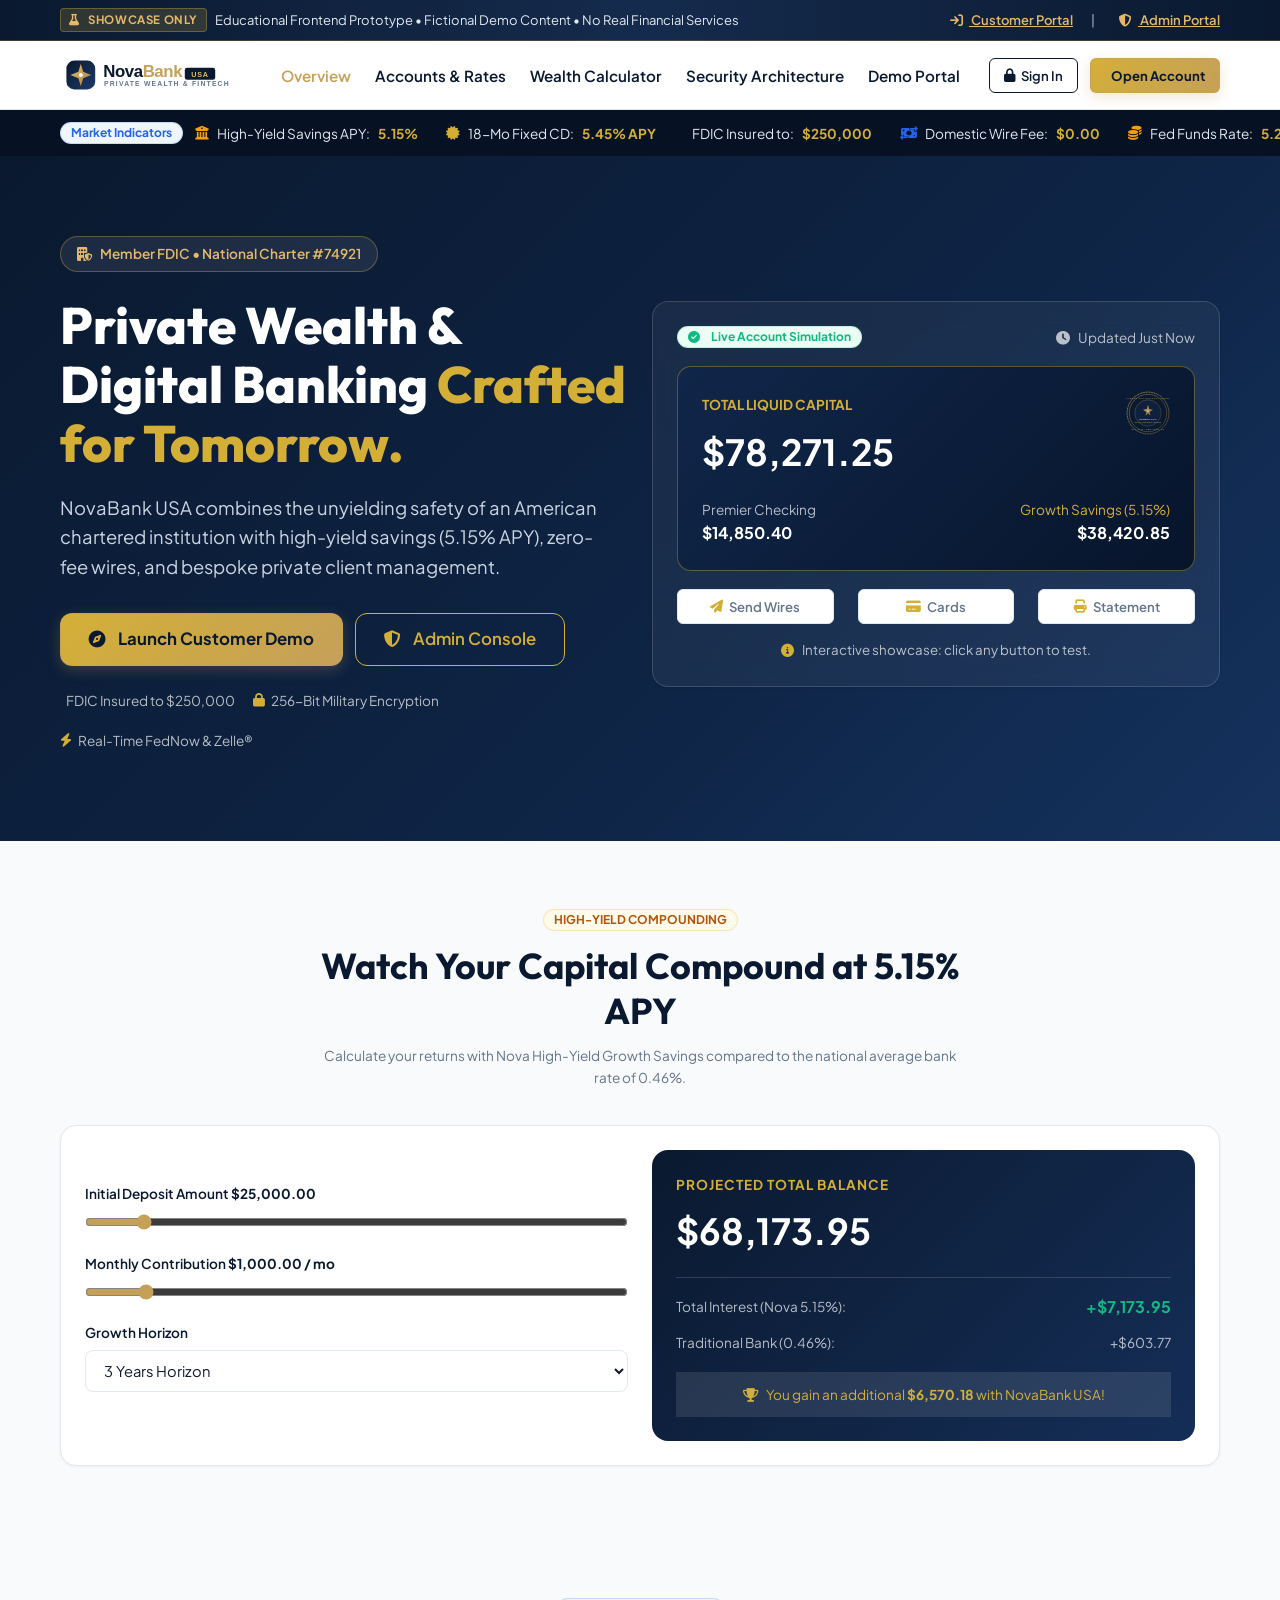
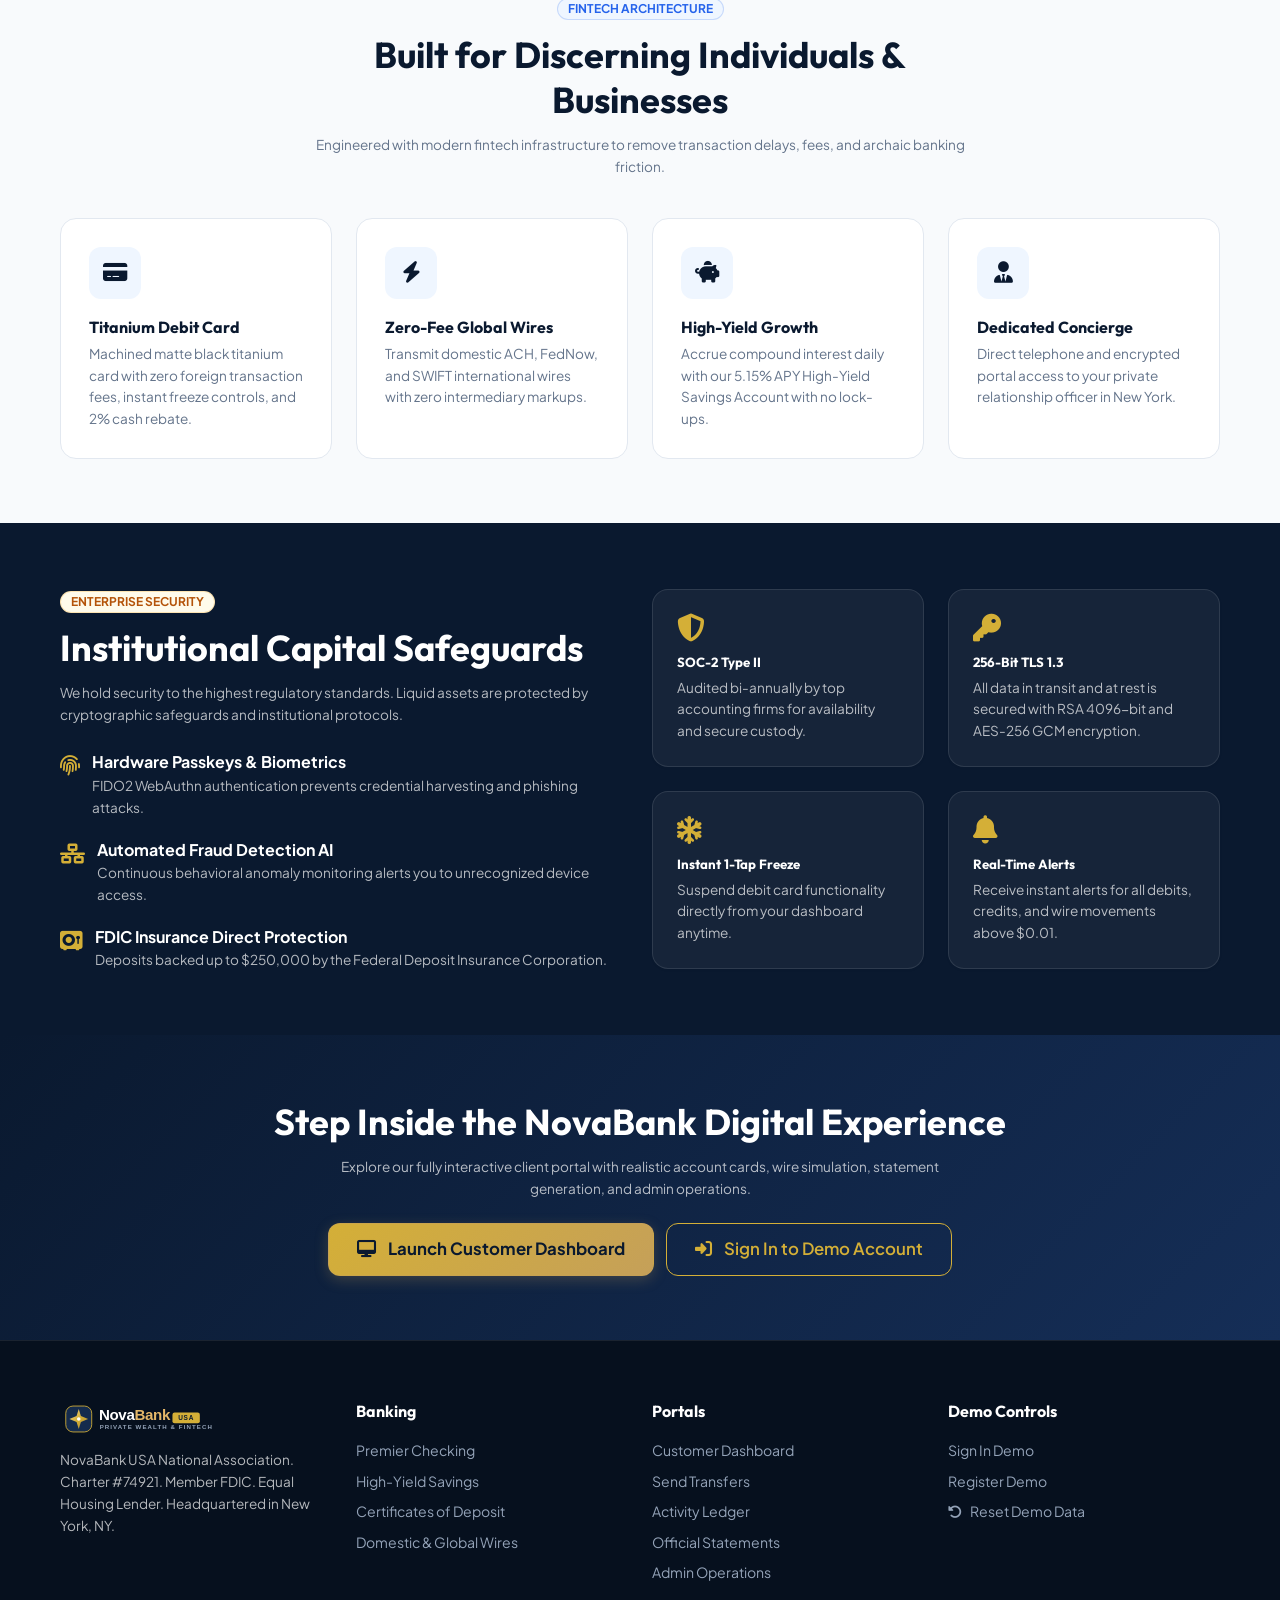
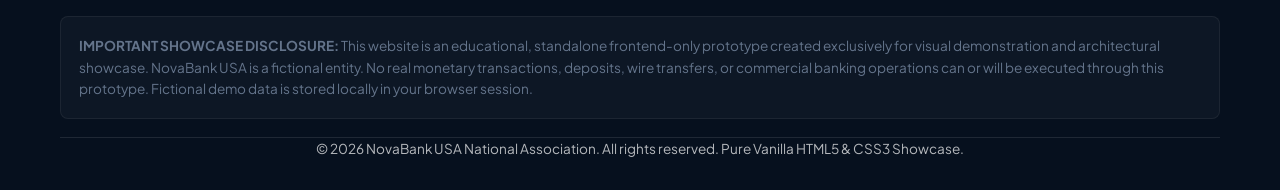
<file: Novabank/index.html>
<!DOCTYPE html>
<html lang="en">
<head>
  <meta charset="UTF-8">
  <meta name="viewport" content="width=device-width, initial-scale=1.0">
  <title>NovaBank USA — Private Wealth &amp; Digital Banking Showcase</title>
  
  <link rel="icon" type="image/svg+xml" href="assets/images/logo.svg">
  <link rel="stylesheet" href="https://cdnjs.cloudflare.com/ajax/libs/font-awesome/6.5.2/css/all.min.css">
  <link rel="stylesheet" href="assets/css/style.css">
  <link rel="stylesheet" href="assets/css/responsive.css">
</head>
<body>

  <!-- Top Educational Demo Disclaimer Ribbon -->
  <div class="demo-disclaimer-banner">
    <div class="container d-flex justify-between align-center flex-wrap gap-2">
      <div class="d-flex align-center">
        <span class="demo-tag"><i class="fa-solid fa-flask me-1"></i> Showcase Only</span>
        <span>Educational Frontend Prototype • Fictional Demo Content • No Real Financial Services</span>
      </div>
      <div class="d-flex align-center gap-3">
        <a href="dashboard.html" class="demo-banner-link"><i class="fa-solid fa-arrow-right-to-bracket me-1"></i> Customer Portal</a>
        <span class="text-white-50">|</span>
        <a href="admin-dashboard.html" class="demo-banner-link"><i class="fa-solid fa-shield-halved me-1"></i> Admin Portal</a>
      </div>
    </div>
  </div>

  <!-- Public Navigation Bar -->
  <nav class="public-navbar">
    <div class="container d-flex justify-between align-center flex-wrap">
      <a href="index.html" class="d-flex align-center">
        <img src="assets/images/logo.svg" alt="NovaBank USA" height="40">
      </a>

      <ul class="nav-links">
        <li><a class="nav-link active" href="index.html">Overview</a></li>
        <li><a class="nav-link" href="#accounts-section">Accounts &amp; Rates</a></li>
        <li><a class="nav-link" href="#calculator-section">Wealth Calculator</a></li>
        <li><a class="nav-link" href="#security-section">Security Architecture</a></li>
        <li><a class="nav-link text-gold" href="dashboard.html">Demo Portal</a></li>
      </ul>

      <div class="nav-actions d-flex align-center gap-2">
        <a href="login.html" class="btn btn-outline-navy btn-sm">
          <i class="fa-solid fa-lock me-1"></i> Sign In
        </a>
        <a href="register.html" class="btn btn-gold btn-sm">
          <i class="fa-solid fa-sparkles me-1"></i> Open Account
        </a>
      </div>
    </div>
  </nav>

  <!-- Live Financial Rates Ticker -->
  <div class="rates-ticker">
    <div class="container d-flex align-center">
      <span class="badge badge-primary me-2">Market Indicators</span>
      <div class="ticker-item"><i class="fa-solid fa-building-columns text-warning"></i> High-Yield Savings APY: <span class="ticker-rate">5.15%</span></div>
      <div class="ticker-item"><i class="fa-solid fa-certificate text-gold"></i> 18-Mo Fixed CD: <span class="ticker-rate">5.45% APY</span></div>
      <div class="ticker-item"><i class="fa-solid fa-shield-check text-success"></i> FDIC Insured to: <span class="ticker-rate">$250,000</span></div>
      <div class="ticker-item"><i class="fa-solid fa-money-bill-transfer text-primary"></i> Domestic Wire Fee: <span class="ticker-rate">$0.00</span></div>
      <div class="ticker-item"><i class="fa-solid fa-coins text-warning"></i> Fed Funds Rate: <span class="ticker-rate">5.25% - 5.50%</span></div>
    </div>
  </div>

  <!-- Hero Section -->
  <section class="hero-section">
    <div class="container">
      <div class="grid-equal align-center">
        <div>
          <div class="hero-badge">
            <i class="fa-solid fa-building-shield"></i> Member FDIC • National Charter #74921
          </div>
          <h1 class="hero-title">
            Private Wealth &amp; Digital Banking <span class="text-gold">Crafted for Tomorrow.</span>
          </h1>
          <p class="hero-subtitle">
            NovaBank USA combines the unyielding safety of an American chartered institution with high-yield savings (5.15% APY), zero-fee wires, and bespoke private client management.
          </p>

          <div class="d-flex flex-wrap gap-2 mb-4">
            <a href="dashboard.html" class="btn btn-gold btn-lg">
              <i class="fa-solid fa-compass me-2"></i> Launch Customer Demo
            </a>
            <a href="admin-dashboard.html" class="btn btn-outline-gold btn-lg">
              <i class="fa-solid fa-shield-halved me-2"></i> Admin Console
            </a>
          </div>

          <div class="d-flex flex-wrap gap-3 pt-3 border-top" style="border-color: rgba(255,255,255,0.1) !important;">
            <div class="d-flex align-center gap-1 small text-white-50">
              <i class="fa-solid fa-shield-check text-gold"></i>
              <span>FDIC Insured to $250,000</span>
            </div>
            <div class="d-flex align-center gap-1 small text-white-50">
              <i class="fa-solid fa-lock text-gold"></i>
              <span>256-Bit Military Encryption</span>
            </div>
            <div class="d-flex align-center gap-1 small text-white-50">
              <i class="fa-solid fa-bolt text-gold"></i>
              <span>Real-Time FedNow &amp; Zelle®</span>
            </div>
          </div>
        </div>

        <!-- Hero Card Showcase -->
        <div>
          <div class="card" style="background: rgba(255, 255, 255, 0.05); border: 1px solid rgba(255, 255, 255, 0.15); backdrop-filter: blur(12px);">
            <div class="d-flex justify-between align-center mb-3">
              <span class="badge badge-success"><i class="fa-solid fa-circle-check me-1"></i> Live Account Simulation</span>
              <span class="text-white-50 small"><i class="fa-solid fa-clock me-1"></i> Updated Just Now</span>
            </div>

            <!-- Virtual Glass Card -->
            <div class="p-4 rounded mb-3" style="background: linear-gradient(135deg, #10264A 0%, #07152B 100%); border: 1.5px solid rgba(212, 175, 55, 0.4); border-radius: 14px;">
              <div class="d-flex justify-between align-start mb-3">
                <div>
                  <span class="text-gold small fw-bold text-uppercase">Total Liquid Capital</span>
                  <div class="fs-2xl text-white fw-bold mt-1" id="heroNetWorthDisplay">$78,271.25</div>
                </div>
                <img src="assets/images/bank-seal.svg" alt="Seal" style="width: 44px; height: 44px; opacity: 0.85;">
              </div>

              <div class="d-flex justify-between pt-2 border-top" style="border-color: rgba(255,255,255,0.1) !important;">
                <div>
                  <div class="small text-white-50">Premier Checking</div>
                  <div class="fw-bold text-white">$14,850.40</div>
                </div>
                <div class="text-end">
                  <div class="small text-gold">Growth Savings (5.15%)</div>
                  <div class="fw-bold text-white">$38,420.85</div>
                </div>
              </div>
            </div>

            <!-- Quick Action Links -->
            <div class="grid-3 mb-2">
              <a href="transfer.html" class="btn btn-outline-secondary btn-sm text-center">
                <i class="fa-solid fa-paper-plane text-gold me-1"></i> Send Wires
              </a>
              <a href="accounts.html" class="btn btn-outline-secondary btn-sm text-center">
                <i class="fa-solid fa-credit-card text-gold me-1"></i> Cards
              </a>
              <a href="statements.html" class="btn btn-outline-secondary btn-sm text-center">
                <i class="fa-solid fa-print text-gold me-1"></i> Statement
              </a>
            </div>

            <div class="text-center mt-2">
              <small class="text-white-50">
                <i class="fa-solid fa-circle-info text-gold me-1"></i> Interactive showcase: click any button to test.
              </small>
            </div>
          </div>
        </div>
      </div>
    </div>
  </section>

  <!-- Interactive Wealth Growth Calculator Section -->
  <section class="py-5" id="calculator-section">
    <div class="container">
      <div class="text-center mb-4" style="max-width: 650px; margin: 0 auto 36px;">
        <span class="badge badge-warning text-uppercase mb-2">High-Yield Compounding</span>
        <h2 class="fs-2xl fw-bold mb-2">Watch Your Capital Compound at 5.15% APY</h2>
        <p class="text-muted small">
          Calculate your returns with Nova High-Yield Growth Savings compared to the national average bank rate of 0.46%.
        </p>
      </div>

      <div class="card p-4">
        <div class="grid-equal align-center">
          <div>
            <div class="form-group mb-3">
              <label class="form-label d-flex justify-between">
                <span>Initial Deposit Amount</span>
                <span class="text-navy fw-bold" id="initialDepositVal">$25,000</span>
              </label>
              <input type="range" class="form-range" id="initialDepositInput" min="1000" max="250000" step="1000" value="25000">
            </div>

            <div class="form-group mb-3">
              <label class="form-label d-flex justify-between">
                <span>Monthly Contribution</span>
                <span class="text-navy fw-bold" id="monthlyContributionVal">$1,000 / mo</span>
              </label>
              <input type="range" class="form-range" id="monthlyContributionInput" min="0" max="10000" step="100" value="1000">
            </div>

            <div class="form-group mb-2">
              <label class="form-label">Growth Horizon</label>
              <select class="form-select" id="timeHorizonSelect">
                <option value="1">1 Year Horizon</option>
                <option value="3" selected>3 Years Horizon</option>
                <option value="5">5 Years Horizon</option>
              </select>
            </div>
          </div>

          <div>
            <div class="p-4" style="background: linear-gradient(135deg, #0A192F 0%, #152E57 100%); color: #FFFFFF; border-radius: 16px;">
              <div class="text-gold small text-uppercase fw-bold letter-spacing-1 mb-1">Projected Total Balance</div>
              <div class="fs-2xl fw-bold text-white mb-3" id="calcProjectedTotal">$66,892.40</div>
              
              <hr style="border: 0; border-top: 1px solid rgba(255,255,255,0.15); margin: 16px 0;">
              
              <div class="d-flex justify-between align-center mb-2">
                <span class="text-white-50 small">Total Interest (Nova 5.15%):</span>
                <span class="text-success fw-bold" id="calcInterestEarned">+$5,892.40</span>
              </div>
              
              <div class="d-flex justify-between align-center mb-3">
                <span class="text-white-50 small">Traditional Bank (0.46%):</span>
                <span class="text-white-50 small" id="calcTraditionalInterest">+$528.10</span>
              </div>

              <div class="p-2 text-center small text-gold rounded" style="background: rgba(255, 255, 255, 0.1);">
                <i class="fa-solid fa-trophy me-1"></i> You gain an additional <strong id="calcAdvantageVal">$5,364.30</strong> with NovaBank USA!
              </div>
            </div>
          </div>
        </div>
      </div>
    </div>
  </section>

  <!-- Core Banking Features Grid -->
  <section class="py-5" id="accounts-section" style="background: #F8FAFC;">
    <div class="container">
      <div class="text-center mb-5" style="max-width: 650px; margin: 0 auto 40px;">
        <span class="badge badge-primary text-uppercase mb-2">Fintech Architecture</span>
        <h2 class="fs-2xl fw-bold mb-2">Built for Discerning Individuals &amp; Businesses</h2>
        <p class="text-muted small">
          Engineered with modern fintech infrastructure to remove transaction delays, fees, and archaic banking friction.
        </p>
      </div>

      <div class="grid-4">
        <div class="feature-card">
          <div class="feature-icon-wrapper">
            <i class="fa-solid fa-credit-card"></i>
          </div>
          <h4 class="fw-bold mb-1">Titanium Debit Card</h4>
          <p class="text-muted small">
            Machined matte black titanium card with zero foreign transaction fees, instant freeze controls, and 2% cash rebate.
          </p>
        </div>

        <div class="feature-card">
          <div class="feature-icon-wrapper">
            <i class="fa-solid fa-bolt"></i>
          </div>
          <h4 class="fw-bold mb-1">Zero-Fee Global Wires</h4>
          <p class="text-muted small">
            Transmit domestic ACH, FedNow, and SWIFT international wires with zero intermediary markups.
          </p>
        </div>

        <div class="feature-card">
          <div class="feature-icon-wrapper">
            <i class="fa-solid fa-piggy-bank"></i>
          </div>
          <h4 class="fw-bold mb-1">High-Yield Growth</h4>
          <p class="text-muted small">
            Accrue compound interest daily with our 5.15% APY High-Yield Savings Account with no lock-ups.
          </p>
        </div>

        <div class="feature-card">
          <div class="feature-icon-wrapper">
            <i class="fa-solid fa-user-tie"></i>
          </div>
          <h4 class="fw-bold mb-1">Dedicated Concierge</h4>
          <p class="text-muted small">
            Direct telephone and encrypted portal access to your private relationship officer in New York.
          </p>
        </div>
      </div>
    </div>
  </section>

  <!-- Security Section -->
  <section class="py-5" id="security-section" style="background: #0A192F; color: #FFFFFF;">
    <div class="container">
      <div class="grid-equal align-center">
        <div>
          <span class="badge badge-warning text-uppercase mb-2">Enterprise Security</span>
          <h2 class="fs-2xl fw-bold text-white mb-2">Institutional Capital Safeguards</h2>
          <p class="text-white-50 small mb-4">
            We hold security to the highest regulatory standards. Liquid assets are protected by cryptographic safeguards and institutional protocols.
          </p>

          <div class="d-flex flex-column gap-3">
            <div class="d-flex align-start gap-2">
              <div class="text-gold fs-lg"><i class="fa-solid fa-fingerprint"></i></div>
              <div>
                <div class="text-white fw-bold">Hardware Passkeys &amp; Biometrics</div>
                <div class="text-white-50 small">FIDO2 WebAuthn authentication prevents credential harvesting and phishing attacks.</div>
              </div>
            </div>

            <div class="d-flex align-start gap-2">
              <div class="text-gold fs-lg"><i class="fa-solid fa-network-wired"></i></div>
              <div>
                <div class="text-white fw-bold">Automated Fraud Detection AI</div>
                <div class="text-white-50 small">Continuous behavioral anomaly monitoring alerts you to unrecognized device access.</div>
              </div>
            </div>

            <div class="d-flex align-start gap-2">
              <div class="text-gold fs-lg"><i class="fa-solid fa-vault"></i></div>
              <div>
                <div class="text-white fw-bold">FDIC Insurance Direct Protection</div>
                <div class="text-white-50 small">Deposits backed up to $250,000 by the Federal Deposit Insurance Corporation.</div>
              </div>
            </div>
          </div>
        </div>

        <div class="grid-2">
          <div class="p-3 card" style="background: rgba(255,255,255,0.05); border-color: rgba(255,255,255,0.1);">
            <i class="fa-solid fa-shield-halved text-gold fs-xl mb-2"></i>
            <h5 class="text-white fw-bold mb-1">SOC-2 Type II</h5>
            <p class="text-white-50 small">Audited bi-annually by top accounting firms for availability and secure custody.</p>
          </div>

          <div class="p-3 card" style="background: rgba(255,255,255,0.05); border-color: rgba(255,255,255,0.1);">
            <i class="fa-solid fa-key text-gold fs-xl mb-2"></i>
            <h5 class="text-white fw-bold mb-1">256-Bit TLS 1.3</h5>
            <p class="text-white-50 small">All data in transit and at rest is secured with RSA 4096-bit and AES-256 GCM encryption.</p>
          </div>

          <div class="p-3 card" style="background: rgba(255,255,255,0.05); border-color: rgba(255,255,255,0.1);">
            <i class="fa-solid fa-snowflake text-gold fs-xl mb-2"></i>
            <h5 class="text-white fw-bold mb-1">Instant 1-Tap Freeze</h5>
            <p class="text-white-50 small">Suspend debit card functionality directly from your dashboard anytime.</p>
          </div>

          <div class="p-3 card" style="background: rgba(255,255,255,0.05); border-color: rgba(255,255,255,0.1);">
            <i class="fa-solid fa-bell text-gold fs-xl mb-2"></i>
            <h5 class="text-white fw-bold mb-1">Real-Time Alerts</h5>
            <p class="text-white-50 small">Receive instant alerts for all debits, credits, and wire movements above $0.01.</p>
          </div>
        </div>
      </div>
    </div>
  </section>

  <!-- Ready to Experience CTA Section -->
  <section class="py-5" style="background: linear-gradient(135deg, #0A192F 0%, #152E57 100%); color: #FFFFFF;">
    <div class="container text-center">
      <h2 class="fs-2xl fw-bold text-white mb-2">Step Inside the NovaBank Digital Experience</h2>
      <p class="text-white-50 small mb-4" style="max-width: 600px; margin: 0 auto 24px;">
        Explore our fully interactive client portal with realistic account cards, wire simulation, statement generation, and admin operations.
      </p>
      <div class="d-flex justify-center flex-wrap gap-2">
        <a href="dashboard.html" class="btn btn-gold btn-lg">
          <i class="fa-solid fa-desktop me-2"></i> Launch Customer Dashboard
        </a>
        <a href="login.html" class="btn btn-outline-gold btn-lg">
          <i class="fa-solid fa-right-to-bracket me-2"></i> Sign In to Demo Account
        </a>
      </div>
    </div>
  </section>

  <!-- Public Footer -->
  <footer class="public-footer">
    <div class="container">
      <div class="grid-4 mb-4">
        <div>
          <img src="assets/images/logo-white.svg" alt="NovaBank USA" height="36" class="mb-2">
          <p class="text-white-50 small mb-2">
            NovaBank USA National Association. Charter #74921. Member FDIC. Equal Housing Lender. Headquartered in New York, NY.
          </p>
        </div>

        <div>
          <h5>Banking</h5>
          <ul>
            <li><a href="accounts.html">Premier Checking</a></li>
            <li><a href="accounts.html">High-Yield Savings</a></li>
            <li><a href="accounts.html">Certificates of Deposit</a></li>
            <li><a href="transfer.html">Domestic &amp; Global Wires</a></li>
          </ul>
        </div>

        <div>
          <h5>Portals</h5>
          <ul>
            <li><a href="dashboard.html">Customer Dashboard</a></li>
            <li><a href="transfer.html">Send Transfers</a></li>
            <li><a href="transactions.html">Activity Ledger</a></li>
            <li><a href="statements.html">Official Statements</a></li>
            <li><a href="admin-dashboard.html">Admin Operations</a></li>
          </ul>
        </div>

        <div>
          <h5>Demo Controls</h5>
          <ul>
            <li><a href="login.html">Sign In Demo</a></li>
            <li><a href="register.html">Register Demo</a></li>
            <li><a href="#" class="btn-reset-demo-state text-warning"><i class="fa-solid fa-rotate-left me-1"></i> Reset Demo Data</a></li>
          </ul>
        </div>
      </div>

      <div class="p-3 text-muted small" style="background: rgba(255,255,255,0.03); border: 1px solid rgba(255,255,255,0.06); border-radius: 8px;">
        <strong>IMPORTANT SHOWCASE DISCLOSURE:</strong> This website is an educational, standalone frontend-only prototype created exclusively for visual demonstration and architectural showcase. NovaBank USA is a fictional entity. No real monetary transactions, deposits, wire transfers, or commercial banking operations can or will be executed through this prototype. Fictional demo data is stored locally in your browser session.
      </div>

      <div class="text-center text-white-50 small mt-3 pt-2" style="border-top: 1px solid rgba(255,255,255,0.1);">
        &copy; 2026 NovaBank USA National Association. All rights reserved. Pure Vanilla HTML5 &amp; CSS3 Showcase.
      </div>
    </div>
  </footer>

  <!-- Pure Custom Vanilla JS (No Bootstrap, No Libraries) -->
  <script src="assets/js/demo.js"></script>
  <script src="assets/js/main.js"></script>
  <script src="assets/js/index.js"></script>
</body>
</html>
</file>
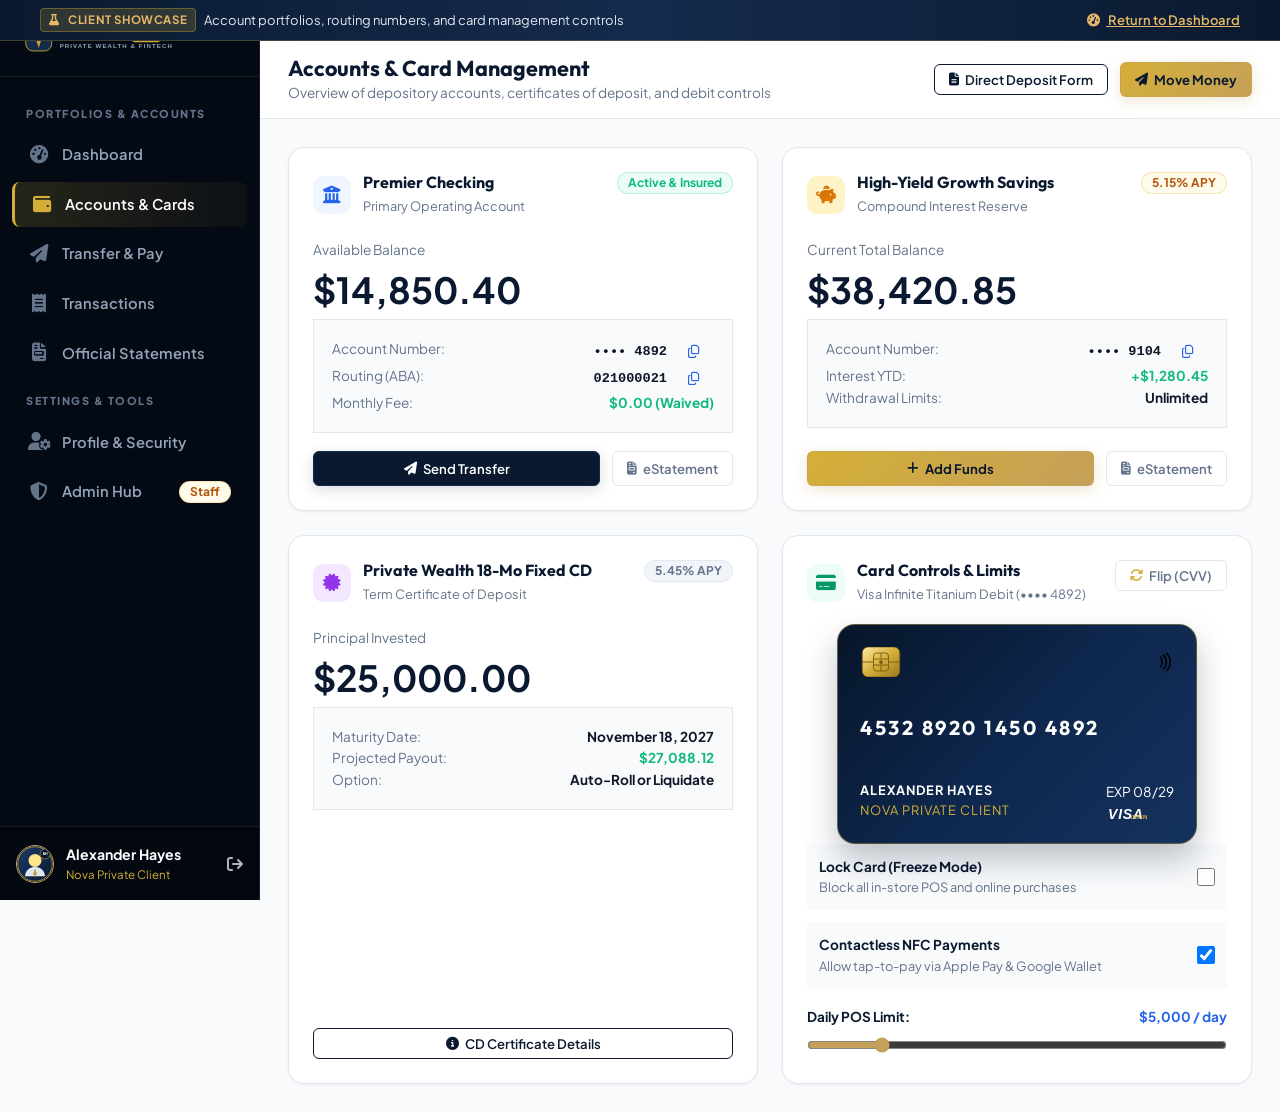
<file: Novabank/accounts.html>
<!DOCTYPE html>
<html lang="en">
<head>
  <meta charset="UTF-8">
  <meta name="viewport" content="width=device-width, initial-scale=1.0">
  <title>Accounts &amp; Cards — NovaBank USA</title>
  
  <link rel="icon" type="image/svg+xml" href="assets/images/logo.svg">
  <link rel="stylesheet" href="https://cdnjs.cloudflare.com/ajax/libs/font-awesome/6.5.2/css/all.min.css">
  <link rel="stylesheet" href="assets/css/style.css">
  <link rel="stylesheet" href="assets/css/dashboard.css">
  <link rel="stylesheet" href="assets/css/responsive.css">
</head>
<body>

  <!-- Top Demo Disclaimer Ribbon -->
  <div class="demo-disclaimer-banner">
    <div class="container-fluid d-flex justify-between align-center flex-wrap gap-2">
      <div class="d-flex align-center">
        <span class="demo-tag"><i class="fa-solid fa-flask me-1"></i> Client Showcase</span>
        <span>Account portfolios, routing numbers, and card management controls</span>
      </div>
      <div>
        <a href="dashboard.html" class="demo-banner-link"><i class="fa-solid fa-gauge-high me-1"></i> Return to Dashboard</a>
      </div>
    </div>
  </div>

  <div class="app-wrapper">
    <div class="sidebar-backdrop" id="sidebarBackdrop"></div>

    <!-- App Sidebar -->
    <aside class="app-sidebar">
      <div class="sidebar-header">
        <a href="index.html" class="sidebar-brand">
          <img src="assets/images/logo-white.svg" alt="NovaBank USA">
        </a>
      </div>

      <ul class="sidebar-menu">
        <li class="sidebar-section-title">Portfolios &amp; Accounts</li>
        <li>
          <a href="dashboard.html" class="nav-item-link">
            <i class="fa-solid fa-gauge-high"></i>
            <span>Dashboard</span>
          </a>
        </li>
        <li>
          <a href="accounts.html" class="nav-item-link active">
            <i class="fa-solid fa-wallet"></i>
            <span>Accounts &amp; Cards</span>
          </a>
        </li>
        <li>
          <a href="transfer.html" class="nav-item-link">
            <i class="fa-solid fa-paper-plane"></i>
            <span>Transfer &amp; Pay</span>
          </a>
        </li>
        <li>
          <a href="transactions.html" class="nav-item-link">
            <i class="fa-solid fa-receipt"></i>
            <span>Transactions</span>
          </a>
        </li>
        <li>
          <a href="statements.html" class="nav-item-link">
            <i class="fa-solid fa-file-invoice"></i>
            <span>Official Statements</span>
          </a>
        </li>

        <li class="sidebar-section-title">Settings &amp; Tools</li>
        <li>
          <a href="profile.html" class="nav-item-link">
            <i class="fa-solid fa-user-gear"></i>
            <span>Profile &amp; Security</span>
          </a>
        </li>
        <li>
          <a href="admin-dashboard.html" class="nav-item-link">
            <i class="fa-solid fa-shield-halved text-warning"></i>
            <span>Admin Hub</span>
            <span class="badge badge-warning text-dark ms-auto">Staff</span>
          </a>
        </li>
      </ul>

      <div class="sidebar-footer">
        <div class="sidebar-user-card">
          <img src="assets/images/avatar.svg" alt="Alexander Hayes" class="sidebar-user-avatar">
          <div style="overflow: hidden;">
            <div class="sidebar-user-name">Alexander Hayes</div>
            <div class="sidebar-user-tier">Nova Private Client</div>
          </div>
          <a href="login.html" class="ms-auto text-white-50" title="Sign Out">
            <i class="fa-solid fa-arrow-right-from-bracket"></i>
          </a>
        </div>
      </div>
    </aside>

    <!-- Main Content Shell -->
    <div class="app-main">
      <header class="app-header">
        <div class="d-flex align-center gap-2">
          <button type="button" class="btn btn-outline-secondary d-md-none" id="sidebarToggleBtn">
            <i class="fa-solid fa-bars"></i>
          </button>
          <div>
            <h1 class="header-greeting-title">Accounts &amp; Card Management</h1>
            <p class="text-muted small m-0">Overview of depository accounts, certificates of deposit, and debit controls</p>
          </div>
        </div>

        <div class="d-flex align-center gap-2">
          <button type="button" class="btn btn-outline-navy btn-sm" data-open-modal="directDepositModal">
            <i class="fa-solid fa-file-lines me-1"></i> Direct Deposit Form
          </button>
          <a href="transfer.html" class="btn btn-gold btn-sm">
            <i class="fa-solid fa-paper-plane me-1"></i> Move Money
          </a>
        </div>
      </header>

      <main class="app-content">
        <!-- Accounts Overview Cards -->
        <div class="grid-2">
          
          <!-- Premier Checking Card -->
          <div class="card d-flex flex-column justify-between">
            <div>
              <div class="d-flex justify-between align-start mb-3">
                <div class="d-flex align-center gap-2">
                  <div class="tx-icon-badge" style="background: #EFF6FF; color: #2563EB;">
                    <i class="fa-solid fa-building-columns"></i>
                  </div>
                  <div>
                    <h3 class="fw-bold text-navy fs-md mb-0">Premier Checking</h3>
                    <span class="text-muted fs-sm">Primary Operating Account</span>
                  </div>
                </div>
                <span class="badge badge-success">Active &amp; Insured</span>
              </div>

              <div class="my-3">
                <span class="text-muted small">Available Balance</span>
                <div class="fs-2xl fw-bold text-navy" id="accPageCheckingBalance">$14,850.40</div>
              </div>

              <div class="p-3 mb-3 rounded small" style="background: #F8FAFC; border: 1px solid #E2E8F0;">
                <div class="d-flex justify-between py-1 border-bottom">
                  <span class="text-muted">Account Number:</span>
                  <div class="d-flex align-center gap-1">
                    <span class="fw-bold font-monospace">•••• 4892</span>
                    <button class="btn btn-sm btn-link p-0 text-primary" data-copy-text="04829104892" data-copy-label="Checking Account Number">
                      <i class="fa-regular fa-copy"></i>
                    </button>
                  </div>
                </div>
                <div class="d-flex justify-between py-1 border-bottom">
                  <span class="text-muted">Routing (ABA):</span>
                  <div class="d-flex align-center gap-1">
                    <span class="fw-bold font-monospace">021000021</span>
                    <button class="btn btn-sm btn-link p-0 text-primary" data-copy-text="021000021" data-copy-label="ABA Routing Number">
                      <i class="fa-regular fa-copy"></i>
                    </button>
                  </div>
                </div>
                <div class="d-flex justify-between py-1">
                  <span class="text-muted">Monthly Fee:</span>
                  <span class="text-success fw-bold">$0.00 (Waived)</span>
                </div>
              </div>
            </div>

            <div class="d-flex gap-2">
              <a href="transfer.html" class="btn btn-navy btn-sm flex-grow-1">
                <i class="fa-solid fa-paper-plane me-1"></i> Send Transfer
              </a>
              <a href="statements.html" class="btn btn-outline-secondary btn-sm">
                <i class="fa-solid fa-file-invoice me-1"></i> eStatement
              </a>
            </div>
          </div>

          <!-- High-Yield Growth Savings Card -->
          <div class="card d-flex flex-column justify-between">
            <div>
              <div class="d-flex justify-between align-start mb-3">
                <div class="d-flex align-center gap-2">
                  <div class="tx-icon-badge" style="background: #FEF3C7; color: #D97706;">
                    <i class="fa-solid fa-piggy-bank"></i>
                  </div>
                  <div>
                    <h3 class="fw-bold text-navy fs-md mb-0">High-Yield Growth Savings</h3>
                    <span class="text-muted fs-sm">Compound Interest Reserve</span>
                  </div>
                </div>
                <span class="badge badge-warning">5.15% APY</span>
              </div>

              <div class="my-3">
                <span class="text-muted small">Current Total Balance</span>
                <div class="fs-2xl fw-bold text-navy" id="accPageSavingsBalance">$38,420.85</div>
              </div>

              <div class="p-3 mb-3 rounded small" style="background: #F8FAFC; border: 1px solid #E2E8F0;">
                <div class="d-flex justify-between py-1 border-bottom">
                  <span class="text-muted">Account Number:</span>
                  <div class="d-flex align-center gap-1">
                    <span class="fw-bold font-monospace">•••• 9104</span>
                    <button class="btn btn-sm btn-link p-0 text-primary" data-copy-text="04829109104" data-copy-label="Savings Account Number">
                      <i class="fa-regular fa-copy"></i>
                    </button>
                  </div>
                </div>
                <div class="d-flex justify-between py-1 border-bottom">
                  <span class="text-muted">Interest YTD:</span>
                  <span class="text-success fw-bold">+$1,280.45</span>
                </div>
                <div class="d-flex justify-between py-1">
                  <span class="text-muted">Withdrawal Limits:</span>
                  <span class="fw-bold">Unlimited</span>
                </div>
              </div>
            </div>

            <div class="d-flex gap-2">
              <a href="transfer.html" class="btn btn-gold btn-sm flex-grow-1">
                <i class="fa-solid fa-plus me-1"></i> Add Funds
              </a>
              <a href="statements.html" class="btn btn-outline-secondary btn-sm">
                <i class="fa-solid fa-file-invoice me-1"></i> eStatement
              </a>
            </div>
          </div>

          <!-- Private Wealth 18-Mo Fixed CD -->
          <div class="card d-flex flex-column justify-between">
            <div>
              <div class="d-flex justify-between align-start mb-3">
                <div class="d-flex align-center gap-2">
                  <div class="tx-icon-badge" style="background: #F3E8FF; color: #9333EA;">
                    <i class="fa-solid fa-certificate"></i>
                  </div>
                  <div>
                    <h3 class="fw-bold text-navy fs-md mb-0">Private Wealth 18-Mo Fixed CD</h3>
                    <span class="text-muted fs-sm">Term Certificate of Deposit</span>
                  </div>
                </div>
                <span class="badge badge-secondary">5.45% APY</span>
              </div>

              <div class="my-3">
                <span class="text-muted small">Principal Invested</span>
                <div class="fs-2xl fw-bold text-navy">$25,000.00</div>
              </div>

              <div class="p-3 mb-3 rounded small" style="background: #F8FAFC; border: 1px solid #E2E8F0;">
                <div class="d-flex justify-between py-1 border-bottom">
                  <span class="text-muted">Maturity Date:</span>
                  <span class="fw-bold">November 18, 2027</span>
                </div>
                <div class="d-flex justify-between py-1 border-bottom">
                  <span class="text-muted">Projected Payout:</span>
                  <span class="text-success fw-bold">$27,088.12</span>
                </div>
                <div class="d-flex justify-between py-1">
                  <span class="text-muted">Option:</span>
                  <span class="fw-bold">Auto-Roll or Liquidate</span>
                </div>
              </div>
            </div>

            <button type="button" class="btn btn-outline-navy btn-sm w-100" onclick="NovaApp.showToast('CD Terms: Fixed 5.45% APY locked until Nov 18, 2027.', 'info')">
              <i class="fa-solid fa-circle-info me-1"></i> CD Certificate Details
            </button>
          </div>

          <!-- Card Controls & 3D Interactive Card Module -->
          <div class="card d-flex flex-column justify-between">
            <div>
              <div class="d-flex justify-between align-start mb-3">
                <div class="d-flex align-center gap-2">
                  <div class="tx-icon-badge" style="background: #ECFDF5; color: #059669;">
                    <i class="fa-solid fa-credit-card"></i>
                  </div>
                  <div>
                    <h3 class="fw-bold text-navy fs-md mb-0">Card Controls &amp; Limits</h3>
                    <span class="text-muted fs-sm">Visa Infinite Titanium Debit (•••• 4892)</span>
                  </div>
                </div>
                <button type="button" class="btn btn-sm btn-outline-secondary" id="flipCardBtn">
                  <i class="fa-solid fa-arrows-rotate text-gold me-1"></i> Flip (CVV)
                </button>
              </div>

              <!-- 3D Card Mockup -->
              <div class="virtual-card-wrapper mb-3">
                <div class="virtual-card-inner" id="virtualDebitCard" title="Click to flip card">
                  <div class="virtual-card-front">
                    <div class="card-chips-row">
                      <img src="assets/images/card-chip.svg" alt="Chip" class="emv-chip">
                      <img src="assets/images/contactless.svg" alt="Contactless" class="contactless-icon">
                    </div>
                    <div class="card-number-display">4532  8920  1450  4892</div>
                    <div class="card-footer-info">
                      <div>
                        <div class="card-holder-name">ALEXANDER HAYES</div>
                        <div class="text-gold fs-sm letter-spacing-1">NOVA PRIVATE CLIENT</div>
                      </div>
                      <div class="text-end">
                        <div class="small">EXP 08/29</div>
                        <img src="assets/images/visa-logo.svg" alt="Visa" style="height: 14px; margin-top: 4px;">
                      </div>
                    </div>
                  </div>
                  <div class="virtual-card-back">
                    <div class="magnetic-strip"></div>
                    <div>
                      <div class="text-white-50 px-3 fs-sm mb-1">Authorized Signature • CVV2:</div>
                      <div class="card-cvv-panel">CVV: 742</div>
                    </div>
                    <div class="px-3 text-white-50 fs-sm">
                      NovaBank USA • 1-800-555-NOVA • Member FDIC
                    </div>
                  </div>
                </div>
              </div>

              <!-- Switch Controls -->
              <div class="d-flex flex-column gap-2 mb-3">
                <div class="d-flex justify-between align-center p-2 rounded" style="background: #F8FAFC;">
                  <div>
                    <div class="fw-bold small text-navy">Lock Card (Freeze Mode)</div>
                    <div class="text-muted fs-sm">Block all in-store POS and online purchases</div>
                  </div>
                  <input class="cursor-pointer" type="checkbox" id="freezeCardToggle" style="width: 18px; height: 18px;">
                </div>

                <div class="d-flex justify-between align-center p-2 rounded" style="background: #F8FAFC;">
                  <div>
                    <div class="fw-bold small text-navy">Contactless NFC Payments</div>
                    <div class="text-muted fs-sm">Allow tap-to-pay via Apple Pay &amp; Google Wallet</div>
                  </div>
                  <input class="cursor-pointer" type="checkbox" checked style="width: 18px; height: 18px;" onchange="NovaApp.showToast('Contactless NFC setting updated.', 'info')">
                </div>
              </div>

              <!-- Limit Slider -->
              <div>
                <div class="d-flex justify-between align-center mb-1">
                  <span class="small fw-bold text-navy">Daily POS Limit:</span>
                  <span class="fw-bold text-primary small" id="dailyLimitLabel">$5,000 / day</span>
                </div>
                <input type="range" class="form-range" id="dailyLimitSlider" min="1000" max="25000" step="500" value="5000">
              </div>
            </div>
          </div>

        </div>
      </main>
    </div>
  </div>

  <!-- Direct Deposit Modal -->
  <div class="modal-overlay" id="directDepositModal">
    <div class="modal-box">
      <div class="modal-header">
        <h4 class="text-white fw-bold"><i class="fa-solid fa-building-columns me-2 text-gold"></i> Direct Deposit Details</h4>
        <button type="button" class="btn-close" data-close-modal>&times;</button>
      </div>
      <div class="modal-body">
        <p class="text-muted small mb-3">
          Provide these routing instructions to your employer or payroll provider to receive automatic direct deposits up to 2 days early.
        </p>

        <div class="p-3 rounded small" style="background: #F8FAFC; border: 1px solid #E2E8F0;">
          <div class="d-flex justify-between py-2 border-bottom">
            <span class="text-muted">Bank Name:</span>
            <span class="fw-bold">NovaBank USA, N.A.</span>
          </div>
          <div class="d-flex justify-between py-2 border-bottom">
            <span class="text-muted">ABA Routing:</span>
            <span class="fw-bold font-monospace">021000021</span>
          </div>
          <div class="d-flex justify-between py-2 border-bottom">
            <span class="text-muted">Account Number:</span>
            <span class="fw-bold font-monospace">04829104892</span>
          </div>
          <div class="d-flex justify-between py-2 border-bottom">
            <span class="text-muted">Account Type:</span>
            <span class="fw-bold">Checking</span>
          </div>
          <div class="d-flex justify-between py-2">
            <span class="text-muted">SWIFT / BIC:</span>
            <span class="fw-bold font-monospace">NOVUS33XXX</span>
          </div>
        </div>
      </div>
      <div class="modal-footer">
        <button type="button" class="btn btn-outline-secondary btn-sm" data-close-modal>Close</button>
        <button type="button" class="btn btn-gold btn-sm" onclick="window.print()"><i class="fa-solid fa-print me-1"></i> Print Form</button>
      </div>
    </div>
  </div>

  <script src="assets/js/demo.js"></script>
  <script src="assets/js/main.js"></script>
  <script src="assets/js/accounts.js"></script>
</body>
</html>
</file>
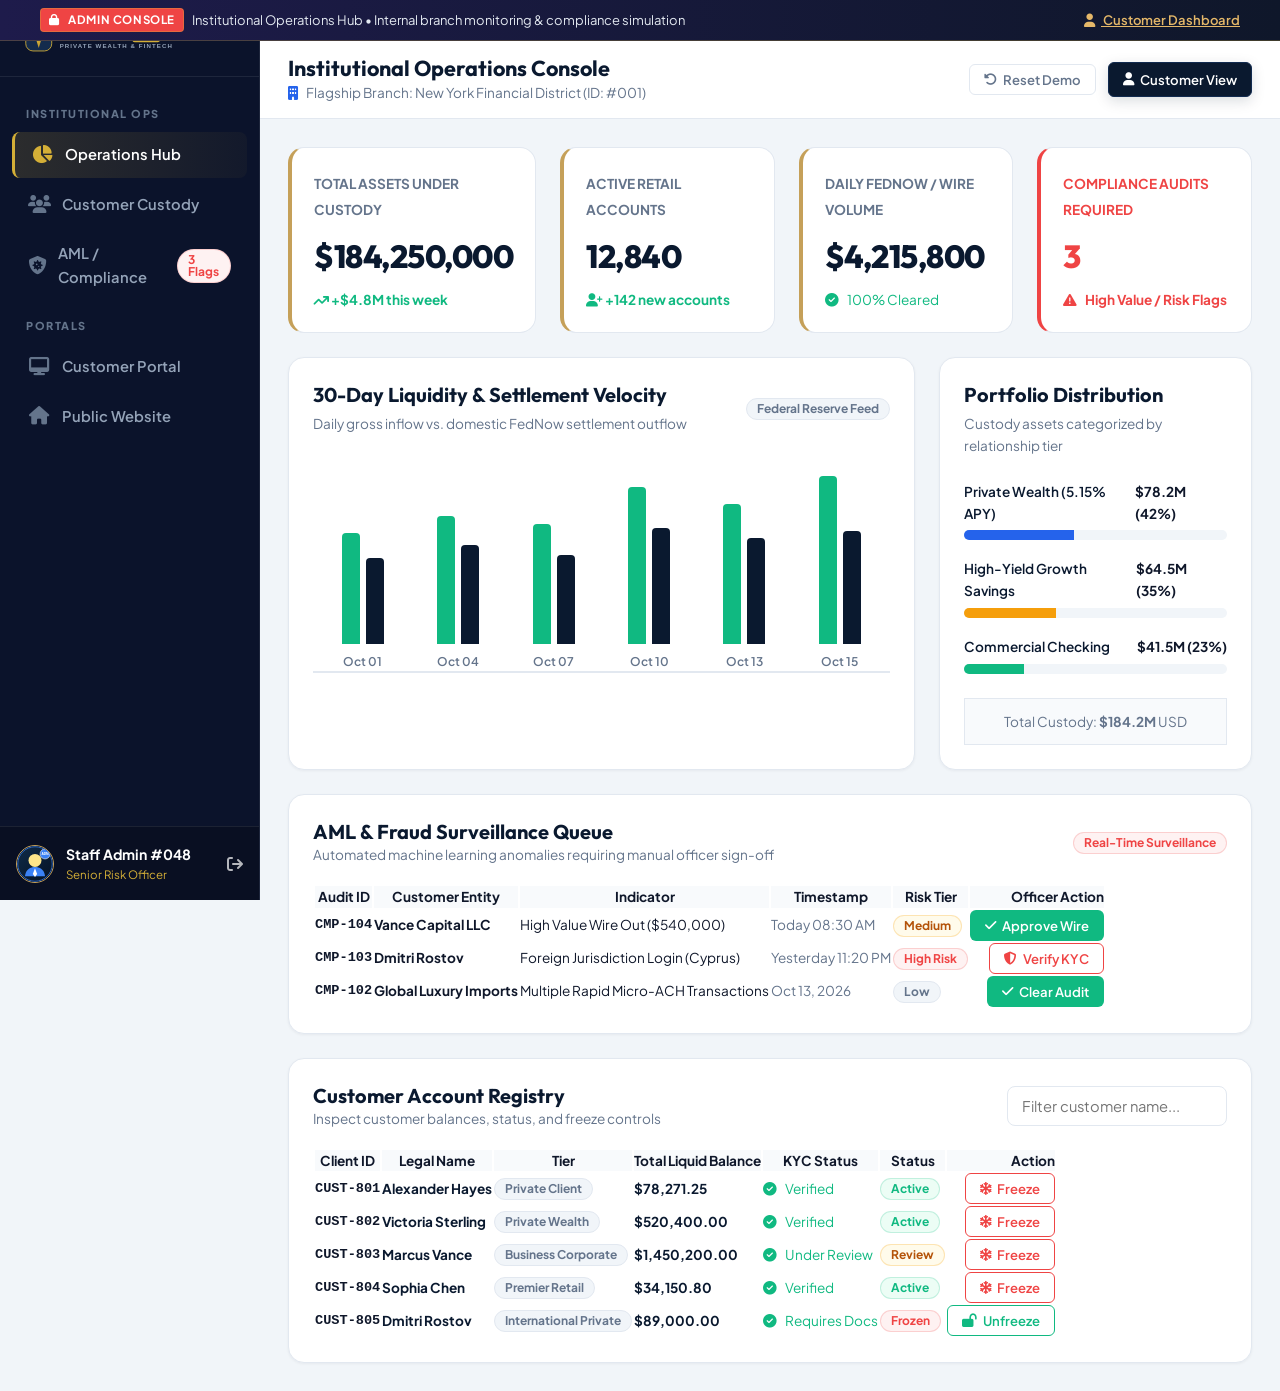
<file: Novabank/admin-dashboard.html>
<!DOCTYPE html>
<html lang="en">
<head>
  <meta charset="UTF-8">
  <meta name="viewport" content="width=device-width, initial-scale=1.0">
  <title>Operations Hub — NovaBank USA Admin Console</title>
  
  <link rel="icon" type="image/svg+xml" href="assets/images/logo.svg">
  <link rel="stylesheet" href="https://cdnjs.cloudflare.com/ajax/libs/font-awesome/6.5.2/css/all.min.css">
  <link rel="stylesheet" href="assets/css/style.css">
  <link rel="stylesheet" href="assets/css/dashboard.css">
  <link rel="stylesheet" href="assets/css/responsive.css">
</head>
<body style="background-color: #F1F5F9;">

  <!-- Top Demo Disclaimer Ribbon -->
  <div class="demo-disclaimer-banner" style="background: linear-gradient(90deg, #1E1B4B 0%, #0F172A 100%);">
    <div class="container-fluid d-flex justify-between align-center flex-wrap gap-2">
      <div class="d-flex align-center">
        <span class="demo-tag" style="background: var(--nb-danger); color: #fff;"><i class="fa-solid fa-lock me-1"></i> Admin Console</span>
        <span>Institutional Operations Hub • Internal branch monitoring &amp; compliance simulation</span>
      </div>
      <div>
        <a href="dashboard.html" class="demo-banner-link text-warning"><i class="fa-solid fa-user me-1"></i> Customer Dashboard</a>
      </div>
    </div>
  </div>

  <div class="app-wrapper">
    <div class="sidebar-backdrop" id="sidebarBackdrop"></div>

    <!-- App Sidebar -->
    <aside class="app-sidebar" style="background: #0B132B;">
      <div class="sidebar-header">
        <a href="index.html" class="sidebar-brand">
          <img src="assets/images/logo-white.svg" alt="NovaBank USA">
        </a>
      </div>

      <ul class="sidebar-menu">
        <li class="sidebar-section-title">Institutional Ops</li>
        <li>
          <a href="admin-dashboard.html" class="nav-item-link active">
            <i class="fa-solid fa-chart-pie text-warning"></i>
            <span>Operations Hub</span>
          </a>
        </li>
        <li>
          <a href="#customersSection" class="nav-item-link">
            <i class="fa-solid fa-users"></i>
            <span>Customer Custody</span>
          </a>
        </li>
        <li>
          <a href="#complianceSection" class="nav-item-link">
            <i class="fa-solid fa-shield-virus text-danger"></i>
            <span>AML / Compliance</span>
            <span class="badge badge-danger ms-auto">3 Flags</span>
          </a>
        </li>

        <li class="sidebar-section-title">Portals</li>
        <li>
          <a href="dashboard.html" class="nav-item-link">
            <i class="fa-solid fa-desktop text-primary"></i>
            <span>Customer Portal</span>
          </a>
        </li>
        <li>
          <a href="index.html" class="nav-item-link">
            <i class="fa-solid fa-house"></i>
            <span>Public Website</span>
          </a>
        </li>
      </ul>

      <div class="sidebar-footer">
        <div class="sidebar-user-card">
          <img src="assets/images/admin-avatar.svg" alt="Admin" class="sidebar-user-avatar">
          <div style="overflow: hidden;">
            <div class="sidebar-user-name">Staff Admin #048</div>
            <div class="sidebar-user-tier text-warning">Senior Risk Officer</div>
          </div>
          <a href="login.html" class="ms-auto text-white-50" title="Sign Out">
            <i class="fa-solid fa-arrow-right-from-bracket"></i>
          </a>
        </div>
      </div>
    </aside>

    <!-- Main Content Shell -->
    <div class="app-main">
      <header class="app-header">
        <div class="d-flex align-center gap-2">
          <button type="button" class="btn btn-outline-secondary d-md-none" id="sidebarToggleBtn">
            <i class="fa-solid fa-bars"></i>
          </button>
          <div>
            <h1 class="header-greeting-title">Institutional Operations Console</h1>
            <p class="text-muted small m-0"><i class="fa-solid fa-building me-1 text-primary"></i> Flagship Branch: New York Financial District (ID: #001)</p>
          </div>
        </div>

        <div class="d-flex align-center gap-2">
          <button type="button" class="btn btn-outline-secondary btn-sm btn-reset-demo-state">
            <i class="fa-solid fa-rotate-left me-1"></i> Reset Demo
          </button>
          <a href="dashboard.html" class="btn btn-navy btn-sm">
            <i class="fa-solid fa-user me-1"></i> Customer View
          </a>
        </div>
      </header>

      <main class="app-content">
        
        <!-- 4 Institutional Metric Cards -->
        <div class="grid-4 mb-4">
          <div class="stat-card" style="border-left: 4px solid var(--nb-gold-500);">
            <span class="text-muted small fw-bold text-uppercase">Total Assets Under Custody</span>
            <div class="stat-amount text-navy">$184,250,000</div>
            <div class="small text-success fw-bold">
              <i class="fa-solid fa-arrow-trend-up"></i> +$4.8M this week
            </div>
          </div>

          <div class="stat-card" style="border-left: 4px solid var(--nb-gold-500);">
            <span class="text-muted small fw-bold text-uppercase">Active Retail Accounts</span>
            <div class="stat-amount text-navy">12,840</div>
            <div class="small text-success fw-bold">
              <i class="fa-solid fa-user-plus"></i> +142 new accounts
            </div>
          </div>

          <div class="stat-card" style="border-left: 4px solid var(--nb-gold-500);">
            <span class="text-muted small fw-bold text-uppercase">Daily FedNow / Wire Volume</span>
            <div class="stat-amount text-navy">$4,215,800</div>
            <div class="small text-success">
              <i class="fa-solid fa-circle-check me-1"></i> 100% Cleared
            </div>
          </div>

          <div class="stat-card" style="border-left: 4px solid var(--nb-danger);">
            <span class="text-danger small fw-bold text-uppercase">Compliance Audits Required</span>
            <div class="stat-amount text-danger" id="adminFlagCount">3</div>
            <div class="small text-danger fw-bold">
              <i class="fa-solid fa-triangle-exclamation me-1"></i> High Value / Risk Flags
            </div>
          </div>
        </div>

        <!-- Pure CSS Charts Row -->
        <div class="grid-sidebar mb-4">
          
          <!-- Liquidity & Settlement Pure CSS Bar Chart -->
          <div class="card p-4">
            <div class="d-flex justify-between align-center mb-3">
              <div>
                <h3 class="fw-bold text-navy fs-lg mb-1">30-Day Liquidity &amp; Settlement Velocity</h3>
                <p class="text-muted small m-0">Daily gross inflow vs. domestic FedNow settlement outflow</p>
              </div>
              <span class="badge badge-secondary">Federal Reserve Feed</span>
            </div>

            <!-- Pure CSS Chart -->
            <div class="pure-bar-chart" style="height: 220px;">
              <div class="chart-bar-group">
                <div class="chart-bars-wrap">
                  <div class="chart-bar inflow" style="height: 65%;" title="Oct 01 Inflow: $3.8M"></div>
                  <div class="chart-bar outflow" style="height: 50%;" title="Oct 01 Outflow: $3.2M"></div>
                </div>
                <div class="chart-bar-label">Oct 01</div>
              </div>

              <div class="chart-bar-group">
                <div class="chart-bars-wrap">
                  <div class="chart-bar inflow" style="height: 75%;" title="Oct 04 Inflow: $4.2M"></div>
                  <div class="chart-bar outflow" style="height: 58%;" title="Oct 04 Outflow: $3.7M"></div>
                </div>
                <div class="chart-bar-label">Oct 04</div>
              </div>

              <div class="chart-bar-group">
                <div class="chart-bars-wrap">
                  <div class="chart-bar inflow" style="height: 70%;" title="Oct 07 Inflow: $3.9M"></div>
                  <div class="chart-bar outflow" style="height: 52%;" title="Oct 07 Outflow: $3.4M"></div>
                </div>
                <div class="chart-bar-label">Oct 07</div>
              </div>

              <div class="chart-bar-group">
                <div class="chart-bars-wrap">
                  <div class="chart-bar inflow" style="height: 92%;" title="Oct 10 Inflow: $5.1M"></div>
                  <div class="chart-bar outflow" style="height: 68%;" title="Oct 10 Outflow: $4.2M"></div>
                </div>
                <div class="chart-bar-label">Oct 10</div>
              </div>

              <div class="chart-bar-group">
                <div class="chart-bars-wrap">
                  <div class="chart-bar inflow" style="height: 82%;" title="Oct 13 Inflow: $4.6M"></div>
                  <div class="chart-bar outflow" style="height: 62%;" title="Oct 13 Outflow: $3.9M"></div>
                </div>
                <div class="chart-bar-label">Oct 13</div>
              </div>

              <div class="chart-bar-group">
                <div class="chart-bars-wrap">
                  <div class="chart-bar inflow" style="height: 98%;" title="Oct 15 Inflow: $5.4M"></div>
                  <div class="chart-bar outflow" style="height: 66%;" title="Oct 15 Outflow: $4.2M"></div>
                </div>
                <div class="chart-bar-label">Oct 15</div>
              </div>
            </div>
          </div>

          <!-- Deposit Tier Breakdown (Pure CSS Progress Bars) -->
          <div class="card p-4">
            <h3 class="fw-bold text-navy fs-lg mb-1">Portfolio Distribution</h3>
            <p class="text-muted small mb-4">Custody assets categorized by relationship tier</p>

            <div class="d-flex flex-column gap-3">
              <div>
                <div class="d-flex justify-between small mb-1">
                  <span class="fw-semibold text-navy">Private Wealth (5.15% APY)</span>
                  <span class="fw-bold">$78.2M (42%)</span>
                </div>
                <div style="background: #F1F5F9; height: 10px; border-radius: 5px; overflow: hidden;">
                  <div style="background: var(--nb-info); width: 42%; height: 100%;"></div>
                </div>
              </div>

              <div>
                <div class="d-flex justify-between small mb-1">
                  <span class="fw-semibold text-navy">High-Yield Growth Savings</span>
                  <span class="fw-bold">$64.5M (35%)</span>
                </div>
                <div style="background: #F1F5F9; height: 10px; border-radius: 5px; overflow: hidden;">
                  <div style="background: var(--nb-warning); width: 35%; height: 100%;"></div>
                </div>
              </div>

              <div>
                <div class="d-flex justify-between small mb-1">
                  <span class="fw-semibold text-navy">Commercial Checking</span>
                  <span class="fw-bold">$41.5M (23%)</span>
                </div>
                <div style="background: #F1F5F9; height: 10px; border-radius: 5px; overflow: hidden;">
                  <div style="background: var(--nb-success); width: 23%; height: 100%;"></div>
                </div>
              </div>
            </div>

            <div class="p-2 mt-4 rounded small text-muted text-center" style="background: #F8FAFC; border: 1px solid #E2E8F0;">
              Total Custody: <strong>$184.2M</strong> USD
            </div>
          </div>
        </div>

        <!-- Compliance Queue -->
        <div class="card p-4 mb-4" id="complianceSection">
          <div class="d-flex justify-between align-center mb-3">
            <div>
              <h3 class="fw-bold text-navy fs-lg m-0">AML &amp; Fraud Surveillance Queue</h3>
              <p class="text-muted small m-0">Automated machine learning anomalies requiring manual officer sign-off</p>
            </div>
            <span class="badge badge-danger">Real-Time Surveillance</span>
          </div>

          <div style="overflow-x: auto;">
            <table class="table small">
              <thead style="background: #F8FAFC;">
                <tr>
                  <th>Audit ID</th>
                  <th>Customer Entity</th>
                  <th>Indicator</th>
                  <th>Timestamp</th>
                  <th>Risk Tier</th>
                  <th class="text-end">Officer Action</th>
                </tr>
              </thead>
              <tbody id="complianceTableBody">
                <tr id="row-CMP-104">
                  <td class="font-monospace fw-bold">CMP-104</td>
                  <td class="fw-bold">Vance Capital LLC</td>
                  <td>High Value Wire Out ($540,000)</td>
                  <td class="text-muted">Today 08:30 AM</td>
                  <td><span class="badge badge-warning">Medium</span></td>
                  <td class="text-end">
                    <button type="button" class="btn btn-sm btn-success btn-clear-flag" data-id="CMP-104">
                      <i class="fa-solid fa-check me-1"></i> Approve Wire
                    </button>
                  </td>
                </tr>
                <tr id="row-CMP-103">
                  <td class="font-monospace fw-bold">CMP-103</td>
                  <td class="fw-bold">Dmitri Rostov</td>
                  <td>Foreign Jurisdiction Login (Cyprus)</td>
                  <td class="text-muted">Yesterday 11:20 PM</td>
                  <td><span class="badge badge-danger">High Risk</span></td>
                  <td class="text-end">
                    <button type="button" class="btn btn-sm btn-outline-danger btn-clear-flag" data-id="CMP-103">
                      <i class="fa-solid fa-shield-halved me-1"></i> Verify KYC
                    </button>
                  </td>
                </tr>
                <tr id="row-CMP-102">
                  <td class="font-monospace fw-bold">CMP-102</td>
                  <td class="fw-bold">Global Luxury Imports</td>
                  <td>Multiple Rapid Micro-ACH Transactions</td>
                  <td class="text-muted">Oct 13, 2026</td>
                  <td><span class="badge badge-secondary">Low</span></td>
                  <td class="text-end">
                    <button type="button" class="btn btn-sm btn-success btn-clear-flag" data-id="CMP-102">
                      <i class="fa-solid fa-check me-1"></i> Clear Audit
                    </button>
                  </td>
                </tr>
              </tbody>
            </table>
          </div>
        </div>

        <!-- Customer Accounts Table -->
        <div class="card p-4" id="customersSection">
          <div class="d-flex justify-between align-center mb-3">
            <div>
              <h3 class="fw-bold text-navy fs-lg m-0">Customer Account Registry</h3>
              <p class="text-muted small m-0">Inspect customer balances, status, and freeze controls</p>
            </div>
            <div>
              <input type="text" class="form-control" id="customerSearchInput" placeholder="Filter customer name..." style="width: 220px;">
            </div>
          </div>

          <div style="overflow-x: auto;">
            <table class="table small">
              <thead style="background: #F8FAFC;">
                <tr>
                  <th>Client ID</th>
                  <th>Legal Name</th>
                  <th>Tier</th>
                  <th>Total Liquid Balance</th>
                  <th>KYC Status</th>
                  <th>Status</th>
                  <th class="text-end">Action</th>
                </tr>
              </thead>
              <tbody id="customersTableBody">
                <!-- Dynamically populated via JS -->
              </tbody>
            </table>
          </div>
        </div>

      </main>
    </div>
  </div>

  <script src="assets/js/demo.js"></script>
  <script src="assets/js/main.js"></script>
  <script src="assets/js/admin-dashboard.js"></script>
</body>
</html>
</file>
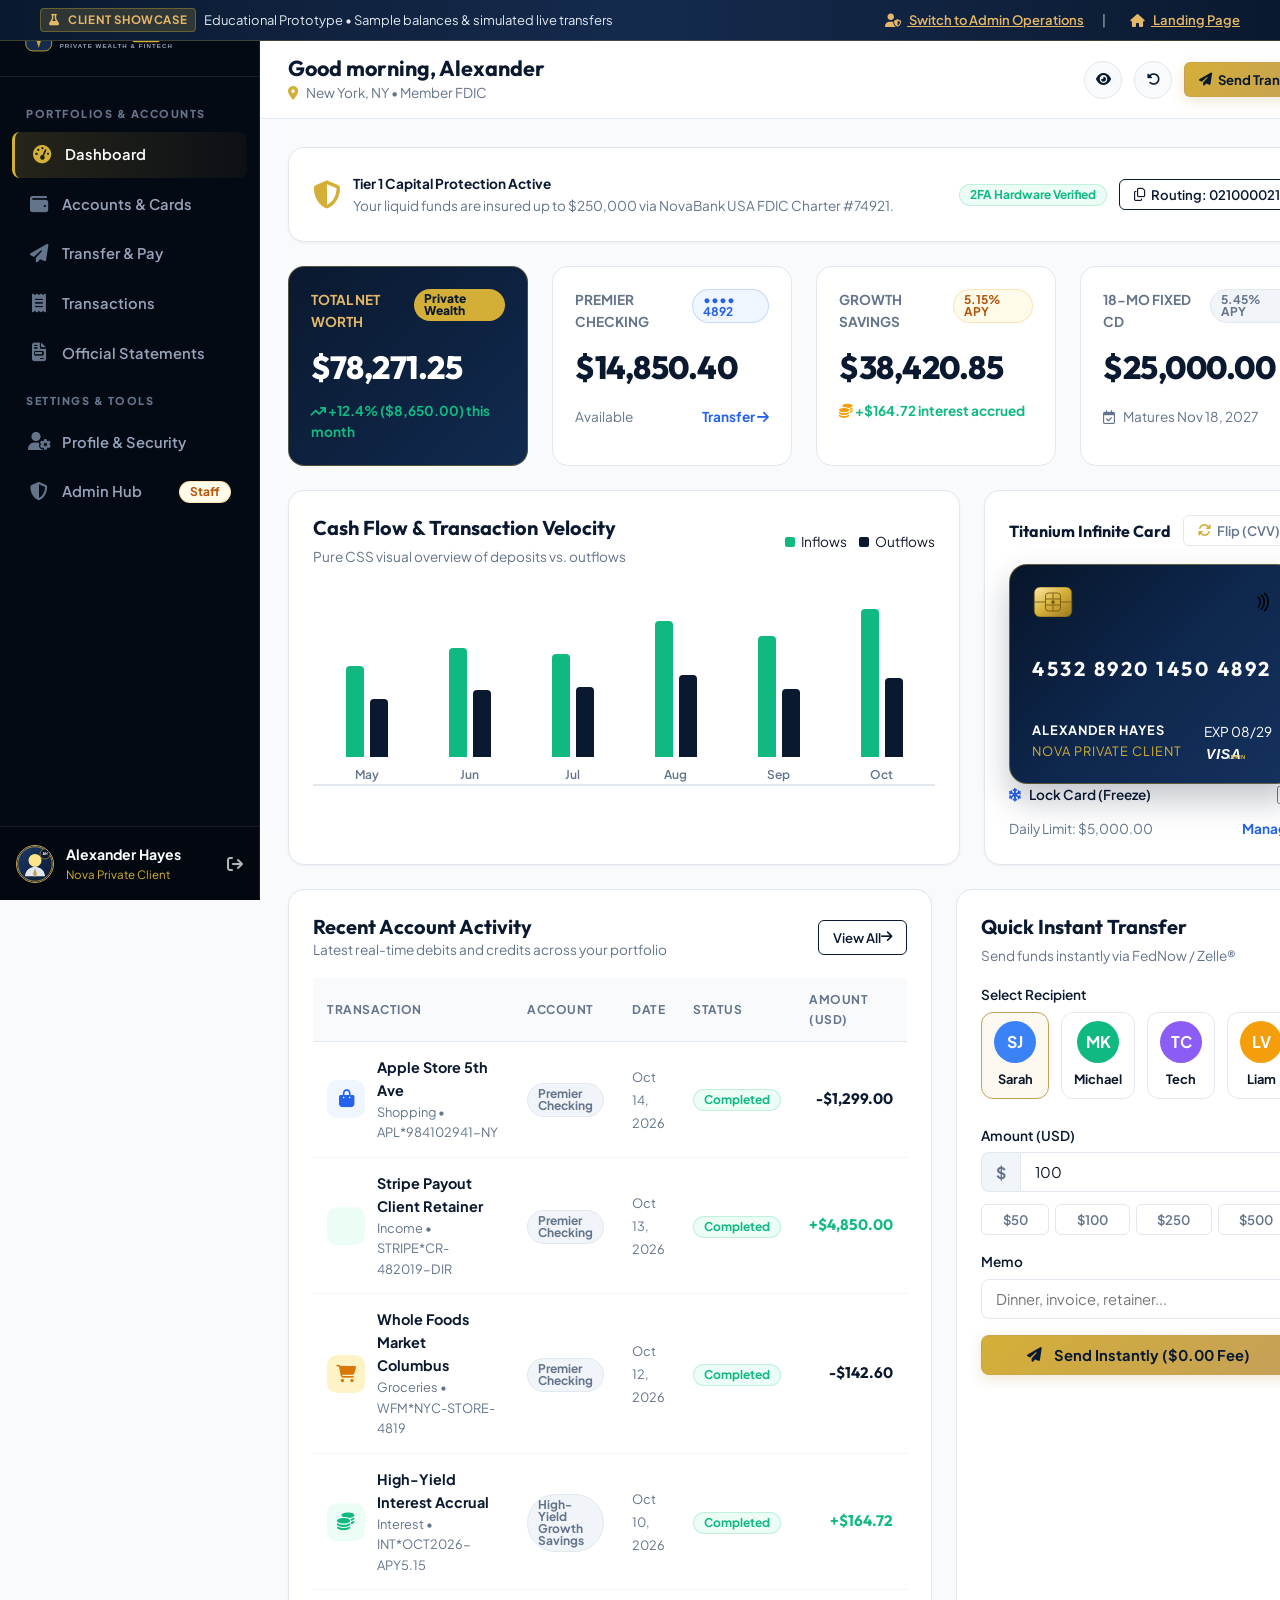
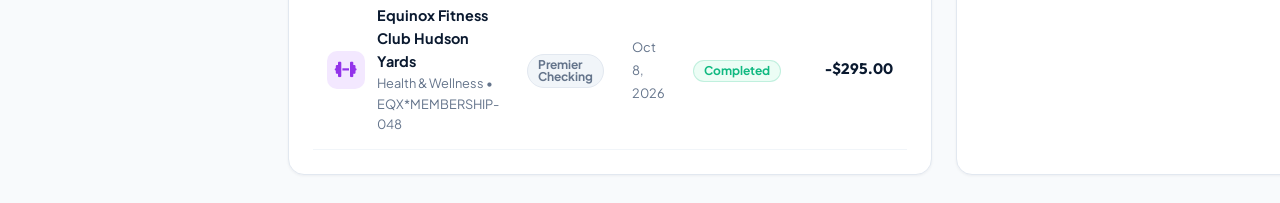
<file: Novabank/dashboard.html>
<!DOCTYPE html>
<html lang="en">
<head>
  <meta charset="UTF-8">
  <meta name="viewport" content="width=device-width, initial-scale=1.0">
  <title>Customer Dashboard — NovaBank USA</title>
  
  <link rel="icon" type="image/svg+xml" href="assets/images/logo.svg">
  <link rel="stylesheet" href="https://cdnjs.cloudflare.com/ajax/libs/font-awesome/6.5.2/css/all.min.css">
  <link rel="stylesheet" href="assets/css/style.css">
  <link rel="stylesheet" href="assets/css/dashboard.css">
  <link rel="stylesheet" href="assets/css/responsive.css">
</head>
<body>

  <!-- Top Demo Disclaimer Ribbon -->
  <div class="demo-disclaimer-banner">
    <div class="container-fluid d-flex justify-between align-center flex-wrap gap-2">
      <div class="d-flex align-center">
        <span class="demo-tag"><i class="fa-solid fa-flask me-1"></i> Client Showcase</span>
        <span>Educational Prototype • Sample balances &amp; simulated live transfers</span>
      </div>
      <div class="d-flex align-center gap-3">
        <a href="admin-dashboard.html" class="demo-banner-link"><i class="fa-solid fa-user-shield me-1"></i> Switch to Admin Operations</a>
        <span class="text-white-50">|</span>
        <a href="index.html" class="demo-banner-link"><i class="fa-solid fa-house me-1"></i> Landing Page</a>
      </div>
    </div>
  </div>

  <div class="app-wrapper">
    <div class="sidebar-backdrop" id="sidebarBackdrop"></div>

    <!-- App Sidebar -->
    <aside class="app-sidebar">
      <div class="sidebar-header">
        <a href="index.html" class="sidebar-brand">
          <img src="assets/images/logo-white.svg" alt="NovaBank USA">
        </a>
      </div>

      <ul class="sidebar-menu">
        <li class="sidebar-section-title">Portfolios &amp; Accounts</li>
        <li>
          <a href="dashboard.html" class="nav-item-link active">
            <i class="fa-solid fa-gauge-high"></i>
            <span>Dashboard</span>
          </a>
        </li>
        <li>
          <a href="accounts.html" class="nav-item-link">
            <i class="fa-solid fa-wallet"></i>
            <span>Accounts &amp; Cards</span>
          </a>
        </li>
        <li>
          <a href="transfer.html" class="nav-item-link">
            <i class="fa-solid fa-paper-plane"></i>
            <span>Transfer &amp; Pay</span>
          </a>
        </li>
        <li>
          <a href="transactions.html" class="nav-item-link">
            <i class="fa-solid fa-receipt"></i>
            <span>Transactions</span>
          </a>
        </li>
        <li>
          <a href="statements.html" class="nav-item-link">
            <i class="fa-solid fa-file-invoice"></i>
            <span>Official Statements</span>
          </a>
        </li>

        <li class="sidebar-section-title">Settings &amp; Tools</li>
        <li>
          <a href="profile.html" class="nav-item-link">
            <i class="fa-solid fa-user-gear"></i>
            <span>Profile &amp; Security</span>
          </a>
        </li>
        <li>
          <a href="admin-dashboard.html" class="nav-item-link">
            <i class="fa-solid fa-shield-halved text-warning"></i>
            <span>Admin Hub</span>
            <span class="badge badge-warning text-dark ms-auto">Staff</span>
          </a>
        </li>
      </ul>

      <div class="sidebar-footer">
        <div class="sidebar-user-card">
          <img src="assets/images/avatar.svg" alt="Alexander Hayes" class="sidebar-user-avatar">
          <div style="overflow: hidden;">
            <div class="sidebar-user-name">Alexander Hayes</div>
            <div class="sidebar-user-tier">Nova Private Client</div>
          </div>
          <a href="login.html" class="ms-auto text-white-50" title="Sign Out">
            <i class="fa-solid fa-arrow-right-from-bracket"></i>
          </a>
        </div>
      </div>
    </aside>

    <!-- Main Content Shell -->
    <div class="app-main">
      
      <!-- Top Application Header -->
      <header class="app-header">
        <div class="d-flex align-center gap-2">
          <button type="button" class="btn btn-outline-secondary d-md-none" id="sidebarToggleBtn" aria-label="Toggle Navigation">
            <i class="fa-solid fa-bars"></i>
          </button>
          <div>
            <h1 class="header-greeting-title">Good morning, Alexander</h1>
            <p class="text-muted small m-0"><i class="fa-solid fa-location-dot text-gold me-1"></i> New York, NY • Member FDIC</p>
          </div>
        </div>

        <div class="d-flex align-center gap-2">
          <!-- Balance Visibility Toggle -->
          <button type="button" class="icon-btn-badge" id="toggleBalanceVisibilityBtn" title="Toggle Balance Privacy">
            <i class="fa-solid fa-eye"></i>
          </button>

          <!-- Reset Demo State Button -->
          <button type="button" class="icon-btn-badge btn-reset-demo-state" title="Reset Demo Data">
            <i class="fa-solid fa-rotate-left"></i>
          </button>

          <!-- Quick Transfer CTA -->
          <a href="transfer.html" class="btn btn-gold btn-sm">
            <i class="fa-solid fa-paper-plane me-1"></i> Send Transfer
          </a>
        </div>
      </header>

      <!-- Dashboard Body Content -->
      <main class="app-content">
        
        <!-- Welcome Security Notice -->
        <div class="card p-3 mb-4 d-flex justify-between align-center flex-wrap gap-2" style="background: #FFFFFF;">
          <div class="d-flex align-center gap-2">
            <div class="text-gold fs-xl"><i class="fa-solid fa-shield-halved"></i></div>
            <div>
              <div class="fw-bold text-navy small">Tier 1 Capital Protection Active</div>
              <div class="text-muted small">Your liquid funds are insured up to $250,000 via NovaBank USA FDIC Charter #74921.</div>
            </div>
          </div>
          <div class="d-flex align-center gap-2">
            <span class="badge badge-success">2FA Hardware Verified</span>
            <button class="btn btn-sm btn-outline-navy" data-copy-text="021000021" data-copy-label="ABA Routing Number">
              <i class="fa-regular fa-copy me-1"></i> Routing: 021000021
            </button>
          </div>
        </div>

        <!-- 4 Metric Cards Row -->
        <div class="grid-4 mb-4">
          <!-- Total Liquid Capital -->
          <div class="stat-card featured-balance">
            <div class="d-flex justify-between align-start">
              <span class="small fw-bold text-uppercase" style="color: var(--nb-gold-300);">Total Net Worth</span>
              <span class="badge badge-gold">Private Wealth</span>
            </div>
            <div class="stat-amount" id="dashTotalBalance" data-balance-amount>$78,271.25</div>
            <div class="small text-success fw-bold">
              <i class="fa-solid fa-arrow-trend-up"></i> +12.4% ($8,650.00) this month
            </div>
          </div>

          <!-- Premier Checking -->
          <div class="stat-card">
            <div class="d-flex justify-between align-start">
              <span class="text-muted small fw-bold text-uppercase">Premier Checking</span>
              <span class="badge badge-primary">•••• 4892</span>
            </div>
            <div class="stat-amount text-navy" id="dashCheckingBalance" data-balance-amount>$14,850.40</div>
            <div class="d-flex justify-between align-center mt-2 small">
              <span class="text-muted">Available</span>
              <a href="transfer.html" class="fw-bold text-primary">Transfer <i class="fa-solid fa-arrow-right"></i></a>
            </div>
          </div>

          <!-- Growth Savings -->
          <div class="stat-card">
            <div class="d-flex justify-between align-start">
              <span class="text-muted small fw-bold text-uppercase">Growth Savings</span>
              <span class="badge badge-warning">5.15% APY</span>
            </div>
            <div class="stat-amount text-navy" id="dashSavingsBalance" data-balance-amount>$38,420.85</div>
            <div class="small text-success fw-bold">
              <i class="fa-solid fa-coins text-warning"></i> +$164.72 interest accrued
            </div>
          </div>

          <!-- Wealth CD -->
          <div class="stat-card">
            <div class="d-flex justify-between align-start">
              <span class="text-muted small fw-bold text-uppercase">18-Mo Fixed CD</span>
              <span class="badge badge-secondary">5.45% APY</span>
            </div>
            <div class="stat-amount text-navy" id="dashCDBalance" data-balance-amount>$25,000.00</div>
            <div class="text-muted small mt-2">
              <i class="fa-regular fa-calendar-check me-1"></i> Matures Nov 18, 2027
            </div>
          </div>
        </div>

        <!-- Middle Row: Cash Flow Pure CSS Bar Chart & Virtual Card -->
        <div class="grid-sidebar mb-4">
          <!-- Cash Flow / Spending Chart (Pure HTML/CSS Bar Chart) -->
          <div class="card p-4">
            <div class="d-flex justify-between align-center mb-3">
              <div>
                <h3 class="fw-bold text-navy fs-lg mb-1">Cash Flow &amp; Transaction Velocity</h3>
                <p class="text-muted small m-0">Pure CSS visual overview of deposits vs. outflows</p>
              </div>
              <div class="d-flex align-center gap-2 small">
                <span class="d-flex align-center gap-1"><span style="width: 10px; height: 10px; background: var(--nb-success); border-radius: 2px;"></span> Inflows</span>
                <span class="d-flex align-center gap-1"><span style="width: 10px; height: 10px; background: var(--nb-navy-900); border-radius: 2px;"></span> Outflows</span>
              </div>
            </div>

            <!-- Pure CSS Bar Chart (Zero JS Frameworks!) -->
            <div class="pure-bar-chart">
              <div class="chart-bar-group">
                <div class="chart-bars-wrap">
                  <div class="chart-bar inflow" style="height: 60%;" title="May Inflow: $9,400"></div>
                  <div class="chart-bar outflow" style="height: 38%;" title="May Outflow: $5,800"></div>
                </div>
                <div class="chart-bar-label">May</div>
              </div>

              <div class="chart-bar-group">
                <div class="chart-bars-wrap">
                  <div class="chart-bar inflow" style="height: 72%;" title="Jun Inflow: $11,200"></div>
                  <div class="chart-bar outflow" style="height: 44%;" title="Jun Outflow: $6,900"></div>
                </div>
                <div class="chart-bar-label">Jun</div>
              </div>

              <div class="chart-bar-group">
                <div class="chart-bars-wrap">
                  <div class="chart-bar inflow" style="height: 68%;" title="Jul Inflow: $10,500"></div>
                  <div class="chart-bar outflow" style="height: 46%;" title="Jul Outflow: $7,200"></div>
                </div>
                <div class="chart-bar-label">Jul</div>
              </div>

              <div class="chart-bar-group">
                <div class="chart-bars-wrap">
                  <div class="chart-bar inflow" style="height: 90%;" title="Aug Inflow: $14,800"></div>
                  <div class="chart-bar outflow" style="height: 54%;" title="Aug Outflow: $8,400"></div>
                </div>
                <div class="chart-bar-label">Aug</div>
              </div>

              <div class="chart-bar-group">
                <div class="chart-bars-wrap">
                  <div class="chart-bar inflow" style="height: 80%;" title="Sep Inflow: $12,600"></div>
                  <div class="chart-bar outflow" style="height: 45%;" title="Sep Outflow: $7,100"></div>
                </div>
                <div class="chart-bar-label">Sep</div>
              </div>

              <div class="chart-bar-group">
                <div class="chart-bars-wrap">
                  <div class="chart-bar inflow" style="height: 98%;" title="Oct Inflow: $15,850"></div>
                  <div class="chart-bar outflow" style="height: 52%;" title="Oct Outflow: $8,320"></div>
                </div>
                <div class="chart-bar-label">Oct</div>
              </div>
            </div>
          </div>

          <!-- Titanium Debit Card & Quick Controls -->
          <div class="card p-4 d-flex flex-column justify-between">
            <div>
              <div class="d-flex justify-between align-center mb-3">
                <h4 class="fw-bold text-navy fs-md m-0">Titanium Infinite Card</h4>
                <button type="button" class="btn btn-sm btn-outline-secondary" id="flipCardBtn">
                  <i class="fa-solid fa-arrows-rotate me-1 text-gold"></i> Flip (CVV)
                </button>
              </div>

              <!-- 3D Flipping Card Component -->
              <div class="virtual-card-wrapper mb-3">
                <div class="virtual-card-inner" id="virtualDebitCard" title="Click to flip card">
                  <!-- Card Front -->
                  <div class="virtual-card-front">
                    <div class="card-chips-row">
                      <img src="assets/images/card-chip.svg" alt="Chip" class="emv-chip">
                      <img src="assets/images/contactless.svg" alt="Contactless" class="contactless-icon">
                    </div>
                    <div class="card-number-display">4532  8920  1450  4892</div>
                    <div class="card-footer-info">
                      <div>
                        <div class="card-holder-name">ALEXANDER HAYES</div>
                        <div class="text-gold fs-sm letter-spacing-1">NOVA PRIVATE CLIENT</div>
                      </div>
                      <div class="text-end">
                        <div class="small">EXP 08/29</div>
                        <img src="assets/images/visa-logo.svg" alt="Visa" style="height: 14px; margin-top: 4px;">
                      </div>
                    </div>
                  </div>
                  <!-- Card Back -->
                  <div class="virtual-card-back">
                    <div class="magnetic-strip"></div>
                    <div>
                      <div class="text-white-50 px-3 fs-sm mb-1">Authorized Signature • CVV2:</div>
                      <div class="card-cvv-panel">CVV: 742</div>
                    </div>
                    <div class="px-3 text-white-50 fs-sm">
                      NovaBank USA • 1-800-555-NOVA • Member FDIC
                    </div>
                  </div>
                </div>
              </div>
            </div>

            <!-- Card Controls -->
            <div class="pt-3 border-top">
              <div class="d-flex justify-between align-center mb-2">
                <span class="small fw-semibold text-navy"><i class="fa-solid fa-snowflake text-primary me-1"></i> Lock Card (Freeze)</span>
                <input class="cursor-pointer" type="checkbox" id="freezeCardToggle" style="width: 18px; height: 18px;">
              </div>
              <div class="d-flex justify-between align-center text-muted small">
                <span>Daily Limit: $5,000.00</span>
                <a href="accounts.html" class="text-primary fw-bold">Manage</a>
              </div>
            </div>
          </div>
        </div>

        <!-- Bottom Row: Recent Activity & Quick Transfer Widget -->
        <div class="grid-sidebar">
          <!-- Recent Transactions Feed -->
          <div class="card p-4">
            <div class="d-flex justify-between align-center mb-3">
              <div>
                <h3 class="fw-bold text-navy fs-lg m-0">Recent Account Activity</h3>
                <p class="text-muted small m-0">Latest real-time debits and credits across your portfolio</p>
              </div>
              <a href="transactions.html" class="btn btn-sm btn-outline-navy">
                View All <i class="fa-solid fa-arrow-right ms-1"></i>
              </a>
            </div>

            <div style="overflow-x: auto;">
              <table class="transactions-table">
                <thead>
                  <tr>
                    <th>Transaction</th>
                    <th>Account</th>
                    <th>Date</th>
                    <th>Status</th>
                    <th class="text-end">Amount (USD)</th>
                  </tr>
                </thead>
                <tbody id="dashTransactionsTbody">
                  <!-- Populated via JS -->
                </tbody>
              </table>
            </div>
          </div>

          <!-- Quick Transfer Widget -->
          <div class="card p-4">
            <h3 class="fw-bold text-navy fs-lg mb-1">Quick Instant Transfer</h3>
            <p class="text-muted small mb-3">Send funds instantly via FedNow / Zelle®</p>

            <label class="form-label">Select Recipient</label>
            <div class="quick-recipients-row mb-3" id="quickRecipientsList">
              <!-- Injected via JS -->
            </div>

            <div class="form-group mb-3">
              <label for="quickTransferAmount" class="form-label">Amount (USD)</label>
              <div class="input-group">
                <span class="input-group-text fw-bold">$</span>
                <input type="number" class="form-control" id="quickTransferAmount" value="100" min="1" step="1">
              </div>
              <div class="d-flex gap-1 mt-2">
                <button type="button" class="btn btn-sm btn-outline-secondary flex-grow-1 btn-quick-amount" data-amt="50">$50</button>
                <button type="button" class="btn btn-sm btn-outline-secondary flex-grow-1 btn-quick-amount" data-amt="100">$100</button>
                <button type="button" class="btn btn-sm btn-outline-secondary flex-grow-1 btn-quick-amount" data-amt="250">$250</button>
                <button type="button" class="btn btn-sm btn-outline-secondary flex-grow-1 btn-quick-amount" data-amt="500">$500</button>
              </div>
            </div>

            <div class="form-group mb-3">
              <label class="form-label">Memo</label>
              <input type="text" class="form-control" id="quickTransferMemo" placeholder="Dinner, invoice, retainer...">
            </div>

            <button type="button" class="btn btn-gold w-100 py-2 fw-bold" id="btnExecuteQuickTransfer">
              <i class="fa-solid fa-paper-plane me-2"></i> Send Instantly ($0.00 Fee)
            </button>
          </div>
        </div>

      </main>
    </div>
  </div>

  <!-- Transaction Detail Modal (Pure Vanilla CSS/JS Modal) -->
  <div class="modal-overlay" id="transactionDetailModal">
    <div class="modal-box">
      <div class="modal-header">
        <h4 class="text-white fw-bold"><i class="fa-solid fa-receipt me-2 text-gold"></i> Transaction Receipt</h4>
        <button type="button" class="btn-close" data-close-modal>&times;</button>
      </div>
      <div class="modal-body" id="txModalBody">
        <!-- Injected via JS -->
      </div>
      <div class="modal-footer">
        <button type="button" class="btn btn-outline-secondary btn-sm" data-close-modal>Close</button>
        <button type="button" class="btn btn-gold btn-sm" onclick="window.print()"><i class="fa-solid fa-print me-1"></i> Print Receipt</button>
      </div>
    </div>
  </div>

  <script src="assets/js/demo.js"></script>
  <script src="assets/js/main.js"></script>
  <script src="assets/js/dashboard.js"></script>
</body>
</html>
</file>
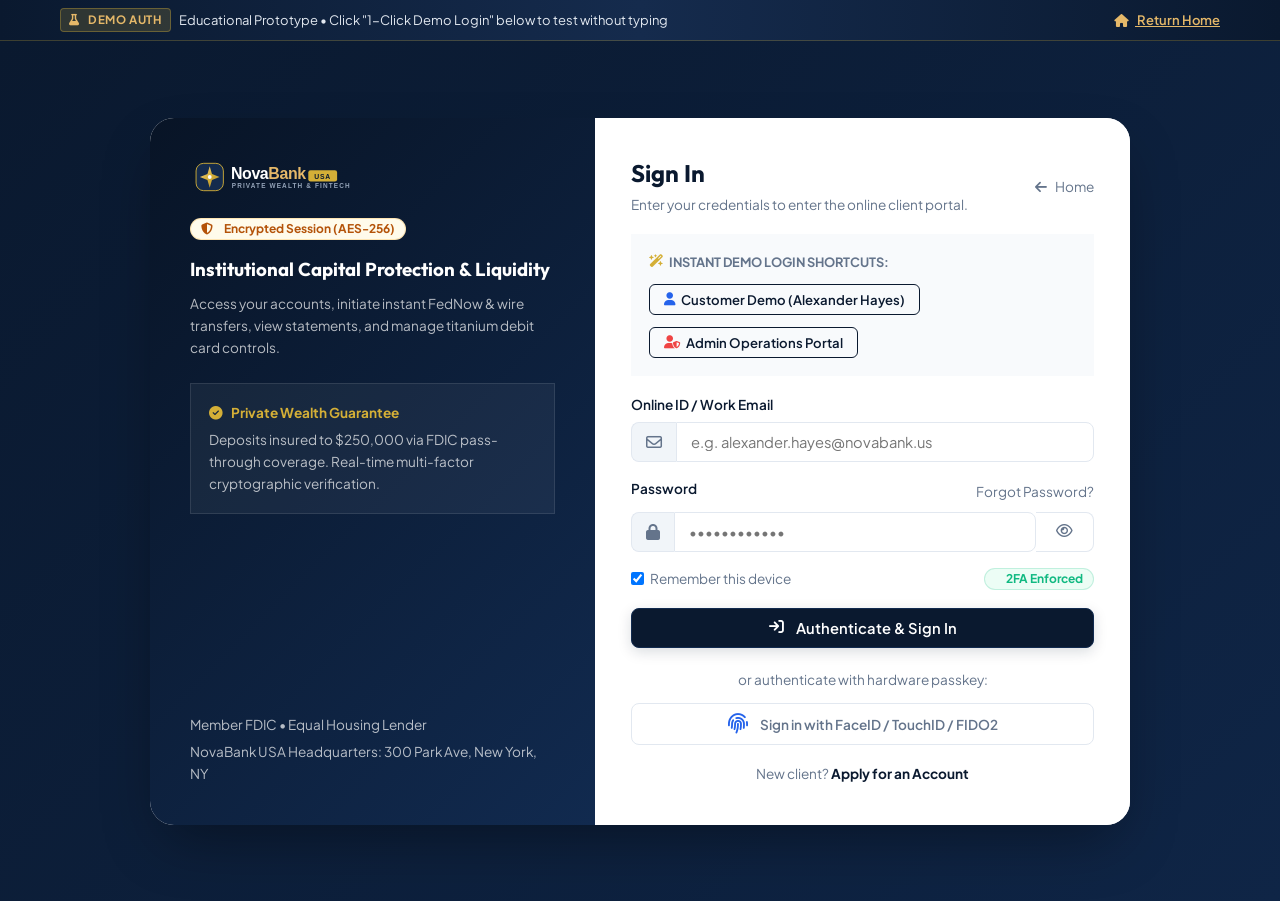
<file: Novabank/login.html>
<!DOCTYPE html>
<html lang="en">
<head>
  <meta charset="UTF-8">
  <meta name="viewport" content="width=device-width, initial-scale=1.0">
  <title>Sign In — NovaBank USA Client Portal</title>
  
  <link rel="icon" type="image/svg+xml" href="assets/images/logo.svg">
  <link rel="stylesheet" href="https://cdnjs.cloudflare.com/ajax/libs/font-awesome/6.5.2/css/all.min.css">
  <link rel="stylesheet" href="assets/css/style.css">
  <link rel="stylesheet" href="assets/css/responsive.css">
</head>
<body style="background: #0A192F;">

  <!-- Top Demo Banner -->
  <div class="demo-disclaimer-banner">
    <div class="container d-flex justify-between align-center flex-wrap gap-2">
      <div class="d-flex align-center">
        <span class="demo-tag"><i class="fa-solid fa-flask me-1"></i> Demo Auth</span>
        <span>Educational Prototype • Click "1-Click Demo Login" below to test without typing</span>
      </div>
      <div>
        <a href="index.html" class="demo-banner-link"><i class="fa-solid fa-house me-1"></i> Return Home</a>
      </div>
    </div>
  </div>

  <div class="auth-page-wrapper">
    <div class="auth-card-container">
      
      <!-- Left Side: Brand Story & Trust Proof -->
      <div class="auth-sidebar-side">
        <div>
          <a href="index.html" class="d-inline-flex mb-3">
            <img src="assets/images/logo-white.svg" alt="NovaBank USA" height="38">
          </a>
          
          <div class="badge badge-warning mb-3">
            <i class="fa-solid fa-shield-halved me-1"></i> Encrypted Session (AES-256)
          </div>

          <h3 class="fw-bold text-white mb-2">Institutional Capital Protection &amp; Liquidity</h3>
          <p class="text-white-50 small mb-4">
            Access your accounts, initiate instant FedNow &amp; wire transfers, view statements, and manage titanium debit card controls.
          </p>

          <div class="p-3 mb-3 rounded" style="background: rgba(255, 255, 255, 0.05); border: 1px solid rgba(255, 255, 255, 0.1);">
            <div class="text-gold small fw-bold mb-1">
              <i class="fa-solid fa-circle-check me-1"></i> Private Wealth Guarantee
            </div>
            <p class="text-white-50 small mb-0">
              Deposits insured to $250,000 via FDIC pass-through coverage. Real-time multi-factor cryptographic verification.
            </p>
          </div>
        </div>

        <div class="pt-3 border-top small text-white-50" style="border-color: rgba(255,255,255,0.1) !important;">
          <div>Member FDIC • Equal Housing Lender</div>
          <div class="mt-1">NovaBank USA Headquarters: 300 Park Ave, New York, NY</div>
        </div>
      </div>

      <!-- Right Side: Login Form with 1-Click Demo Fill -->
      <div class="auth-form-side">
        <div class="d-flex justify-between align-center mb-3">
          <div>
            <h2 class="fw-bold text-navy mb-1">Sign In</h2>
            <p class="text-muted small">Enter your credentials to enter the online client portal.</p>
          </div>
          <a href="index.html" class="text-muted small"><i class="fa-solid fa-arrow-left me-1"></i> Home</a>
        </div>

        <!-- Quick Demo Credential Autofill Pills -->
        <div class="p-3 mb-3 rounded border" style="background: #F8FAFC;">
          <span class="text-uppercase text-muted fw-bold fs-sm d-flex align-center gap-1 mb-2">
            <i class="fa-solid fa-wand-magic-sparkles text-gold"></i> Instant Demo Login Shortcuts:
          </span>
          <div class="d-flex flex-wrap gap-2">
            <button type="button" class="btn btn-sm btn-outline-navy" id="btnFillCustomerDemo">
              <i class="fa-solid fa-user me-1 text-primary"></i> Customer Demo (Alexander Hayes)
            </button>
            <button type="button" class="btn btn-sm btn-outline-navy" id="btnFillAdminDemo">
              <i class="fa-solid fa-user-shield me-1 text-danger"></i> Admin Operations Portal
            </button>
          </div>
        </div>

        <form id="loginDemoForm">
          <div class="form-group">
            <label for="loginEmail" class="form-label">Online ID / Work Email</label>
            <div class="input-group">
              <span class="input-group-text"><i class="fa-regular fa-envelope"></i></span>
              <input type="email" class="form-control" id="loginEmail" placeholder="e.g. alexander.hayes@novabank.us" required>
            </div>
          </div>

          <div class="form-group">
            <div class="d-flex justify-between align-center mb-1">
              <label for="loginPassword" class="form-label mb-0">Password</label>
              <a href="#" class="small text-muted" data-open-modal="forgotPasswordModal">Forgot Password?</a>
            </div>
            <div class="input-group">
              <span class="input-group-text"><i class="fa-solid fa-lock"></i></span>
              <input type="password" class="form-control" id="loginPassword" placeholder="••••••••••••" required>
              <button class="btn btn-outline-secondary" type="button" id="togglePasswordBtn">
                <i class="fa-regular fa-eye" id="passwordEyeIcon"></i>
              </button>
            </div>
          </div>

          <div class="d-flex justify-between align-center mb-3">
            <label class="d-flex align-center gap-1 small text-muted cursor-pointer">
              <input type="checkbox" id="rememberMe" checked>
              <span>Remember this device</span>
            </label>
            <span class="badge badge-success">
              <i class="fa-solid fa-shield-check me-1"></i> 2FA Enforced
            </span>
          </div>

          <button type="submit" class="btn btn-navy w-100 py-2 mb-3" id="submitLoginBtn">
            <i class="fa-solid fa-arrow-right-to-bracket me-2"></i> Authenticate &amp; Sign In
          </button>

          <div class="text-center mb-2">
            <span class="text-muted small">or authenticate with hardware passkey:</span>
          </div>

          <button type="button" class="btn btn-outline-secondary w-100 py-2 mb-3 d-flex align-center justify-center gap-2" id="btnBiometricLogin">
            <i class="fa-solid fa-fingerprint text-primary fs-lg"></i>
            <span class="small fw-semibold">Sign in with FaceID / TouchID / FIDO2</span>
          </button>

          <div class="text-center pt-2 border-top">
            <p class="text-muted small">
              New client? <a href="register.html" class="fw-bold text-navy">Apply for an Account</a>
            </p>
          </div>
        </form>
      </div>

    </div>
  </div>

  <!-- Forgot Password Simulated Modal -->
  <div class="modal-overlay" id="forgotPasswordModal">
    <div class="modal-box">
      <div class="modal-header">
        <h4 class="text-white fw-bold"><i class="fa-solid fa-key me-2 text-gold"></i> Password Recovery Simulation</h4>
        <button type="button" class="btn-close" data-close-modal>&times;</button>
      </div>
      <div class="modal-body">
        <p class="text-muted small mb-3">
          In our banking environment, a time-sensitive encrypted token is dispatched via SMS or hardware token.
        </p>
        <div class="form-group mb-3">
          <label class="form-label">Registered Email Address</label>
          <input type="email" class="form-control" value="alexander.hayes@novabank.us">
        </div>
        <div class="p-2 rounded small text-muted" style="background: #F1F5F9;">
          <i class="fa-solid fa-circle-info text-primary me-1"></i> For this showcase, click the <strong>"Customer Demo"</strong> shortcut button on the login screen to enter immediately.
        </div>
      </div>
      <div class="modal-footer">
        <button type="button" class="btn btn-outline-secondary btn-sm" data-close-modal>Close</button>
        <button type="button" class="btn btn-gold btn-sm" onclick="NovaApp.showToast('Simulated recovery instructions sent to email.', 'info'); NovaApp.closeModal('forgotPasswordModal');">Send Reset Link</button>
      </div>
    </div>
  </div>

  <script src="assets/js/demo.js"></script>
  <script src="assets/js/main.js"></script>
  <script src="assets/js/login.js"></script>
</body>
</html>
</file>
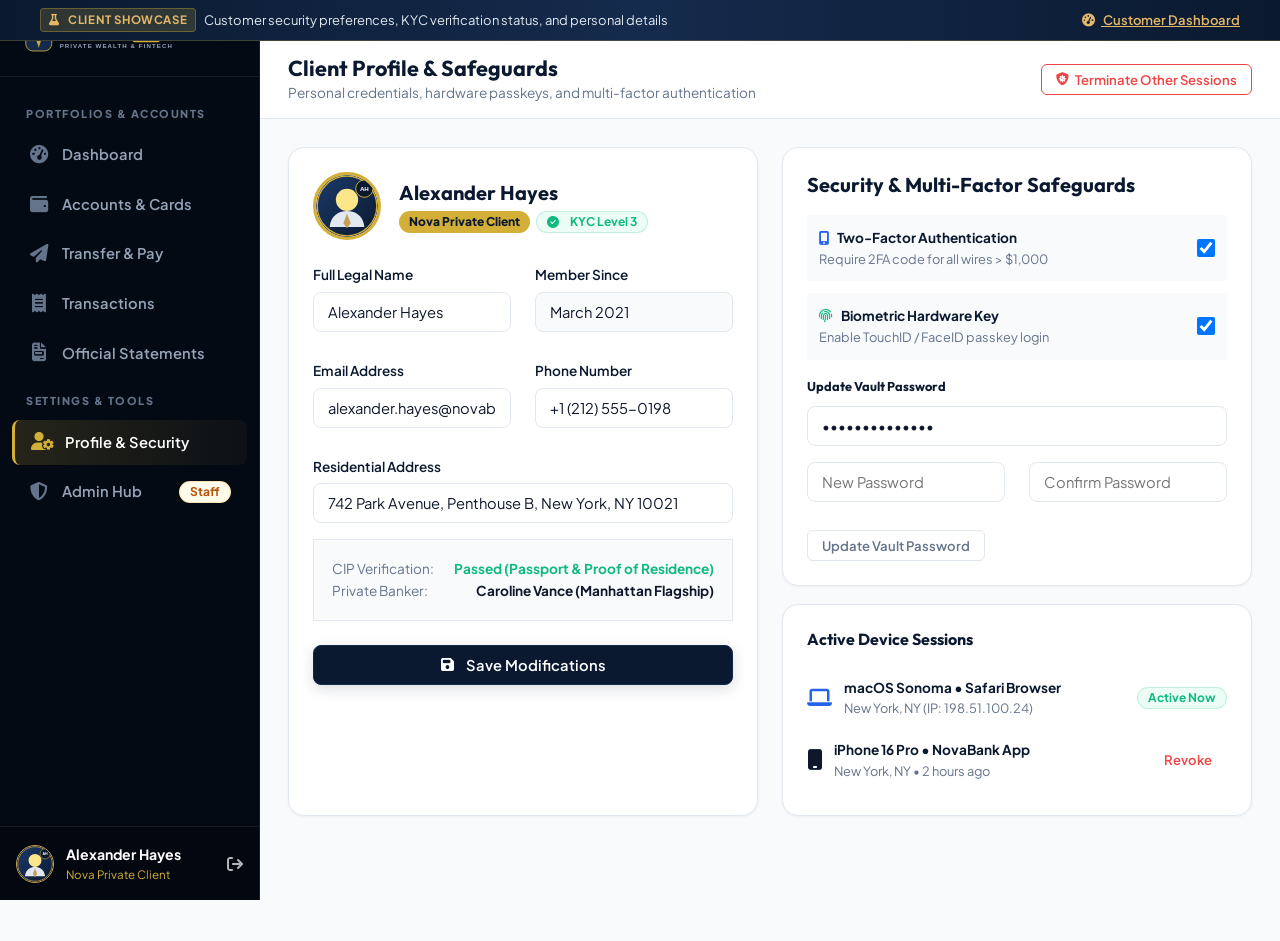
<file: Novabank/profile.html>
<!DOCTYPE html>
<html lang="en">
<head>
  <meta charset="UTF-8">
  <meta name="viewport" content="width=device-width, initial-scale=1.0">
  <title>Profile &amp; Security — NovaBank USA</title>
  
  <link rel="icon" type="image/svg+xml" href="assets/images/logo.svg">
  <link rel="stylesheet" href="https://cdnjs.cloudflare.com/ajax/libs/font-awesome/6.5.2/css/all.min.css">
  <link rel="stylesheet" href="assets/css/style.css">
  <link rel="stylesheet" href="assets/css/dashboard.css">
  <link rel="stylesheet" href="assets/css/responsive.css">
</head>
<body>

  <!-- Top Demo Disclaimer Ribbon -->
  <div class="demo-disclaimer-banner">
    <div class="container-fluid d-flex justify-between align-center flex-wrap gap-2">
      <div class="d-flex align-center">
        <span class="demo-tag"><i class="fa-solid fa-flask me-1"></i> Client Showcase</span>
        <span>Customer security preferences, KYC verification status, and personal details</span>
      </div>
      <div>
        <a href="dashboard.html" class="demo-banner-link"><i class="fa-solid fa-gauge-high me-1"></i> Customer Dashboard</a>
      </div>
    </div>
  </div>

  <div class="app-wrapper">
    <div class="sidebar-backdrop" id="sidebarBackdrop"></div>

    <!-- App Sidebar -->
    <aside class="app-sidebar">
      <div class="sidebar-header">
        <a href="index.html" class="sidebar-brand">
          <img src="assets/images/logo-white.svg" alt="NovaBank USA">
        </a>
      </div>

      <ul class="sidebar-menu">
        <li class="sidebar-section-title">Portfolios &amp; Accounts</li>
        <li>
          <a href="dashboard.html" class="nav-item-link">
            <i class="fa-solid fa-gauge-high"></i>
            <span>Dashboard</span>
          </a>
        </li>
        <li>
          <a href="accounts.html" class="nav-item-link">
            <i class="fa-solid fa-wallet"></i>
            <span>Accounts &amp; Cards</span>
          </a>
        </li>
        <li>
          <a href="transfer.html" class="nav-item-link">
            <i class="fa-solid fa-paper-plane"></i>
            <span>Transfer &amp; Pay</span>
          </a>
        </li>
        <li>
          <a href="transactions.html" class="nav-item-link">
            <i class="fa-solid fa-receipt"></i>
            <span>Transactions</span>
          </a>
        </li>
        <li>
          <a href="statements.html" class="nav-item-link">
            <i class="fa-solid fa-file-invoice"></i>
            <span>Official Statements</span>
          </a>
        </li>

        <li class="sidebar-section-title">Settings &amp; Tools</li>
        <li>
          <a href="profile.html" class="nav-item-link active">
            <i class="fa-solid fa-user-gear"></i>
            <span>Profile &amp; Security</span>
          </a>
        </li>
        <li>
          <a href="admin-dashboard.html" class="nav-item-link">
            <i class="fa-solid fa-shield-halved text-warning"></i>
            <span>Admin Hub</span>
            <span class="badge badge-warning text-dark ms-auto">Staff</span>
          </a>
        </li>
      </ul>

      <div class="sidebar-footer">
        <div class="sidebar-user-card">
          <img src="assets/images/avatar.svg" alt="Alexander Hayes" class="sidebar-user-avatar">
          <div style="overflow: hidden;">
            <div class="sidebar-user-name">Alexander Hayes</div>
            <div class="sidebar-user-tier">Nova Private Client</div>
          </div>
          <a href="login.html" class="ms-auto text-white-50" title="Sign Out">
            <i class="fa-solid fa-arrow-right-from-bracket"></i>
          </a>
        </div>
      </div>
    </aside>

    <!-- Main Content Shell -->
    <div class="app-main">
      <header class="app-header">
        <div class="d-flex align-center gap-2">
          <button type="button" class="btn btn-outline-secondary d-md-none" id="sidebarToggleBtn">
            <i class="fa-solid fa-bars"></i>
          </button>
          <div>
            <h1 class="header-greeting-title">Client Profile &amp; Safeguards</h1>
            <p class="text-muted small m-0">Personal credentials, hardware passkeys, and multi-factor authentication</p>
          </div>
        </div>

        <button type="button" class="btn btn-outline-danger btn-sm" onclick="NovaApp.showToast('All other session tokens revoked.', 'warning', 'Sessions Terminated')">
          <i class="fa-solid fa-shield-virus me-1"></i> Terminate Other Sessions
        </button>
      </header>

      <main class="app-content">
        <div class="grid-2">
          
          <!-- Left: Personal Details -->
          <div class="card p-4">
            <div class="d-flex align-center gap-3 mb-4">
              <img src="assets/images/avatar.svg" alt="Alexander Hayes" style="width: 68px; height: 68px; border-radius: 50%; border: 3px solid var(--nb-gold-400);">
              <div>
                <h3 class="fw-bold text-navy fs-lg mb-1" id="profileHeadingName">Alexander Hayes</h3>
                <div class="d-flex gap-1 flex-wrap">
                  <span class="badge badge-gold">Nova Private Client</span>
                  <span class="badge badge-success"><i class="fa-solid fa-circle-check me-1"></i> KYC Level 3</span>
                </div>
              </div>
            </div>

            <form id="profileForm">
              <div class="grid-2 mb-2">
                <div class="form-group">
                  <label class="form-label">Full Legal Name</label>
                  <input type="text" class="form-control" id="profileNameInput" value="Alexander Hayes" required>
                </div>
                <div class="form-group">
                  <label class="form-label">Member Since</label>
                  <input type="text" class="form-control" style="background: #F8FAFC;" value="March 2021" readonly>
                </div>
              </div>

              <div class="grid-2 mb-2">
                <div class="form-group">
                  <label class="form-label">Email Address</label>
                  <input type="email" class="form-control" id="profileEmailInput" value="alexander.hayes@novabank.us" required>
                </div>
                <div class="form-group">
                  <label class="form-label">Phone Number</label>
                  <input type="tel" class="form-control" id="profilePhoneInput" value="+1 (212) 555-0198" required>
                </div>
              </div>

              <div class="form-group mb-3">
                <label class="form-label">Residential Address</label>
                <input type="text" class="form-control" id="profileAddressInput" value="742 Park Avenue, Penthouse B, New York, NY 10021" required>
              </div>

              <div class="p-3 mb-4 rounded small" style="background: #F8FAFC; border: 1px solid #E2E8F0;">
                <div class="d-flex justify-between py-1 border-bottom">
                  <span class="text-muted">CIP Verification:</span>
                  <span class="text-success fw-bold">Passed (Passport &amp; Proof of Residence)</span>
                </div>
                <div class="d-flex justify-between py-1">
                  <span class="text-muted">Private Banker:</span>
                  <span class="fw-bold">Caroline Vance (Manhattan Flagship)</span>
                </div>
              </div>

              <button type="submit" class="btn btn-navy w-100 py-2 fw-bold" id="btnSaveProfile">
                <i class="fa-solid fa-floppy-disk me-2"></i> Save Modifications
              </button>
            </form>
          </div>

          <!-- Right: Security & Sessions -->
          <div class="d-flex flex-column gap-3">
            
            <div class="card p-4">
              <h3 class="fw-bold text-navy fs-lg mb-3">Security &amp; Multi-Factor Safeguards</h3>

              <div class="d-flex flex-column gap-2 mb-3">
                <div class="d-flex justify-between align-center p-2 rounded" style="background: #F8FAFC;">
                  <div>
                    <div class="fw-bold small text-navy"><i class="fa-solid fa-mobile-screen-button text-primary me-1"></i> Two-Factor Authentication</div>
                    <div class="text-muted fs-sm">Require 2FA code for all wires > $1,000</div>
                  </div>
                  <input class="cursor-pointer" type="checkbox" checked style="width: 18px; height: 18px;" onchange="NovaApp.showToast('2FA settings updated.', 'success')">
                </div>

                <div class="d-flex justify-between align-center p-2 rounded" style="background: #F8FAFC;">
                  <div>
                    <div class="fw-bold small text-navy"><i class="fa-solid fa-fingerprint text-success me-1"></i> Biometric Hardware Key</div>
                    <div class="text-muted fs-sm">Enable TouchID / FaceID passkey login</div>
                  </div>
                  <input class="cursor-pointer" type="checkbox" checked style="width: 18px; height: 18px;" onchange="NovaApp.showToast('Passkey active.', 'success')">
                </div>
              </div>

              <!-- Password Update -->
              <h4 class="fw-bold text-navy fs-sm mb-2">Update Vault Password</h4>
              <form id="changePasswordForm" onsubmit="event.preventDefault(); NovaApp.showToast('Password updated securely.', 'success', 'Security Updated');">
                <div class="form-group mb-2">
                  <input type="password" class="form-control" placeholder="Current Password" value="NovaVault2026!">
                </div>
                <div class="grid-2 mb-2">
                  <div class="form-group mb-0">
                    <input type="password" class="form-control" placeholder="New Password">
                  </div>
                  <div class="form-group mb-0">
                    <input type="password" class="form-control" placeholder="Confirm Password">
                  </div>
                </div>
                <button type="submit" class="btn btn-outline-secondary btn-sm">
                  Update Vault Password
                </button>
              </form>
            </div>

            <!-- Active Sessions -->
            <div class="card p-4">
              <h4 class="fw-bold text-navy fs-md mb-3">Active Device Sessions</h4>

              <div class="d-flex justify-between align-center py-2 border-bottom">
                <div class="d-flex align-center gap-2">
                  <i class="fa-solid fa-laptop text-primary fs-lg"></i>
                  <div>
                    <div class="fw-bold small text-navy">macOS Sonoma • Safari Browser</div>
                    <div class="text-muted fs-sm">New York, NY (IP: 198.51.100.24)</div>
                  </div>
                </div>
                <span class="badge badge-success">Active Now</span>
              </div>

              <div class="d-flex justify-between align-center py-2">
                <div class="d-flex align-center gap-2">
                  <i class="fa-solid fa-mobile text-secondary fs-lg"></i>
                  <div>
                    <div class="fw-bold small text-navy">iPhone 16 Pro • NovaBank App</div>
                    <div class="text-muted fs-sm">New York, NY • 2 hours ago</div>
                  </div>
                </div>
                <button type="button" class="btn btn-sm btn-link text-danger p-0" onclick="NovaApp.showToast('Device session disconnected.', 'info')">Revoke</button>
              </div>
            </div>

          </div>

        </div>
      </main>
    </div>
  </div>

  <script src="assets/js/demo.js"></script>
  <script src="assets/js/main.js"></script>
  <script src="assets/js/profile.js"></script>
</body>
</html>
</file>
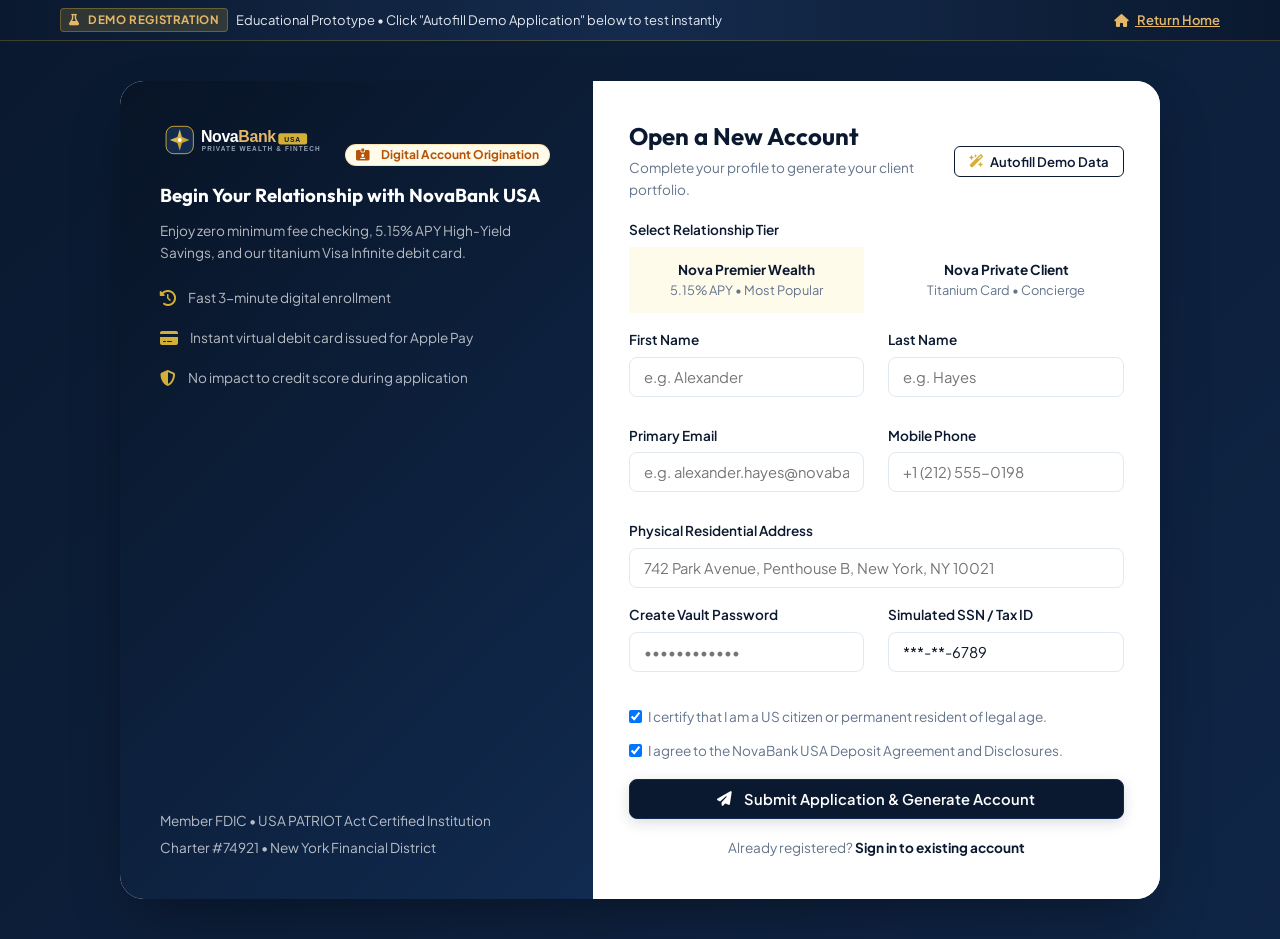
<file: Novabank/register.html>
<!DOCTYPE html>
<html lang="en">
<head>
  <meta charset="UTF-8">
  <meta name="viewport" content="width=device-width, initial-scale=1.0">
  <title>Open Account — NovaBank USA Onboarding Showcase</title>
  
  <link rel="icon" type="image/svg+xml" href="assets/images/logo.svg">
  <link rel="stylesheet" href="https://cdnjs.cloudflare.com/ajax/libs/font-awesome/6.5.2/css/all.min.css">
  <link rel="stylesheet" href="assets/css/style.css">
  <link rel="stylesheet" href="assets/css/responsive.css">
</head>
<body style="background: #0A192F;">

  <!-- Top Demo Banner -->
  <div class="demo-disclaimer-banner">
    <div class="container d-flex justify-between align-center flex-wrap gap-2">
      <div class="d-flex align-center">
        <span class="demo-tag"><i class="fa-solid fa-flask me-1"></i> Demo Registration</span>
        <span>Educational Prototype • Click "Autofill Demo Application" below to test instantly</span>
      </div>
      <div>
        <a href="index.html" class="demo-banner-link"><i class="fa-solid fa-house me-1"></i> Return Home</a>
      </div>
    </div>
  </div>

  <div class="auth-page-wrapper">
    <div class="auth-card-container" style="max-width: 1040px;">
      
      <!-- Left Side: Trust & Onboarding Perks -->
      <div class="auth-sidebar-side">
        <div>
          <a href="index.html" class="d-inline-flex mb-3">
            <img src="assets/images/logo-white.svg" alt="NovaBank USA" height="38">
          </a>
          
          <div class="badge badge-warning mb-3">
            <i class="fa-solid fa-id-card-clip me-1"></i> Digital Account Origination
          </div>

          <h3 class="fw-bold text-white mb-2">Begin Your Relationship with NovaBank USA</h3>
          <p class="text-white-50 small mb-4">
            Enjoy zero minimum fee checking, 5.15% APY High-Yield Savings, and our titanium Visa Infinite debit card.
          </p>

          <div class="d-flex flex-column gap-3 mb-4">
            <div class="d-flex align-center gap-2 text-white-50 small">
              <i class="fa-solid fa-clock-rotate-left text-gold fs-md"></i>
              <span>Fast 3-minute digital enrollment</span>
            </div>
            <div class="d-flex align-center gap-2 text-white-50 small">
              <i class="fa-solid fa-credit-card text-gold fs-md"></i>
              <span>Instant virtual debit card issued for Apple Pay</span>
            </div>
            <div class="d-flex align-center gap-2 text-white-50 small">
              <i class="fa-solid fa-shield-halved text-gold fs-md"></i>
              <span>No impact to credit score during application</span>
            </div>
          </div>
        </div>

        <div class="pt-3 border-top small text-white-50" style="border-color: rgba(255,255,255,0.1) !important;">
          <div>Member FDIC • USA PATRIOT Act Certified Institution</div>
          <div class="mt-1">Charter #74921 • New York Financial District</div>
        </div>
      </div>

      <!-- Right Side: Onboarding Form -->
      <div class="auth-form-side">
        <div class="d-flex justify-between align-center mb-3">
          <div>
            <h2 class="fw-bold text-navy mb-1">Open a New Account</h2>
            <p class="text-muted small">Complete your profile to generate your client portfolio.</p>
          </div>
          <button type="button" class="btn btn-sm btn-outline-navy" id="btnAutofillApplication">
            <i class="fa-solid fa-wand-magic-sparkles text-gold me-1"></i> Autofill Demo Data
          </button>
        </div>

        <form id="registerDemoForm">
          <!-- Tier Select -->
          <div class="form-group mb-3">
            <label class="form-label">Select Relationship Tier</label>
            <div class="grid-2">
              <div class="p-2 border rounded text-center cursor-pointer active" style="background: #FFFBEB; border-color: #F59E0B !important;">
                <div class="fw-bold text-navy small">Nova Premier Wealth</div>
                <div class="text-muted fs-sm">5.15% APY • Most Popular</div>
              </div>
              <div class="p-2 border rounded text-center cursor-pointer">
                <div class="fw-bold text-navy small">Nova Private Client</div>
                <div class="text-muted fs-sm">Titanium Card • Concierge</div>
              </div>
            </div>
          </div>

          <!-- Name Fields -->
          <div class="grid-2 mb-2">
            <div class="form-group">
              <label for="regFirstName" class="form-label">First Name</label>
              <input type="text" class="form-control" id="regFirstName" placeholder="e.g. Alexander" required>
            </div>
            <div class="form-group">
              <label for="regLastName" class="form-label">Last Name</label>
              <input type="text" class="form-control" id="regLastName" placeholder="e.g. Hayes" required>
            </div>
          </div>

          <!-- Contact Fields -->
          <div class="grid-2 mb-2">
            <div class="form-group">
              <label for="regEmail" class="form-label">Primary Email</label>
              <input type="email" class="form-control" id="regEmail" placeholder="e.g. alexander.hayes@novabank.us" required>
            </div>
            <div class="form-group">
              <label for="regPhone" class="form-label">Mobile Phone</label>
              <input type="tel" class="form-control" id="regPhone" placeholder="+1 (212) 555-0198" required>
            </div>
          </div>

          <!-- Address Field -->
          <div class="form-group mb-2">
            <label for="regAddress" class="form-label">Physical Residential Address</label>
            <input type="text" class="form-control" id="regAddress" placeholder="742 Park Avenue, Penthouse B, New York, NY 10021" required>
          </div>

          <!-- Password & SSN -->
          <div class="grid-2 mb-3">
            <div class="form-group">
              <label for="regPassword" class="form-label">Create Vault Password</label>
              <input type="password" class="form-control" id="regPassword" placeholder="••••••••••••" required>
            </div>
            <div class="form-group">
              <label class="form-label">Simulated SSN / Tax ID</label>
              <input type="text" class="form-control" id="regSSN" value="***-**-6789">
            </div>
          </div>

          <!-- Checkboxes -->
          <div class="mb-3">
            <label class="d-flex align-center gap-1 small text-muted cursor-pointer mb-2">
              <input type="checkbox" id="checkCitizen" checked required>
              <span>I certify that I am a US citizen or permanent resident of legal age.</span>
            </label>
            <label class="d-flex align-center gap-1 small text-muted cursor-pointer">
              <input type="checkbox" id="checkTerms" checked required>
              <span>I agree to the NovaBank USA Deposit Agreement and Disclosures.</span>
            </label>
          </div>

          <button type="submit" class="btn btn-navy w-100 py-2 mb-3" id="btnSubmitApplication">
            <i class="fa-solid fa-paper-plane me-2"></i> Submit Application &amp; Generate Account
          </button>

          <div class="text-center">
            <p class="text-muted small">
              Already registered? <a href="login.html" class="fw-bold text-navy">Sign in to existing account</a>
            </p>
          </div>
        </form>
      </div>

    </div>
  </div>

  <!-- Simulated Instant Approval Modal -->
  <div class="modal-overlay" id="approvalModal">
    <div class="modal-box text-center p-4">
      <div class="text-success mb-2">
        <i class="fa-solid fa-circle-check" style="font-size: 3.5rem;"></i>
      </div>
      <h3 class="fw-bold text-navy mb-1">Application Approved!</h3>
      <p class="text-muted small mb-3">
        Welcome to NovaBank USA. Your checking and savings accounts have been provisioned with Member FDIC protection.
      </p>

      <div class="p-3 rounded text-start mb-3" style="background: #F8FAFC; border: 1px solid #E2E8F0;">
        <div class="d-flex justify-between py-1 border-bottom">
          <span class="text-muted small">Account Name:</span>
          <span class="fw-bold small" id="approvedNameDisplay">Alexander Hayes</span>
        </div>
        <div class="d-flex justify-between py-1 border-bottom">
          <span class="text-muted small">Account Number:</span>
          <span class="fw-bold small font-monospace">04829104892</span>
        </div>
        <div class="d-flex justify-between py-1">
          <span class="text-muted small">Routing Number:</span>
          <span class="fw-bold small font-monospace">021000021</span>
        </div>
      </div>

      <button type="button" class="btn btn-gold w-100 py-2" id="btnEnterDashboardFromRegister">
        <i class="fa-solid fa-arrow-right me-2"></i> Enter Customer Dashboard
      </button>
    </div>
  </div>

  <script src="assets/js/demo.js"></script>
  <script src="assets/js/main.js"></script>
  <script src="assets/js/register.js"></script>
</body>
</html>
</file>
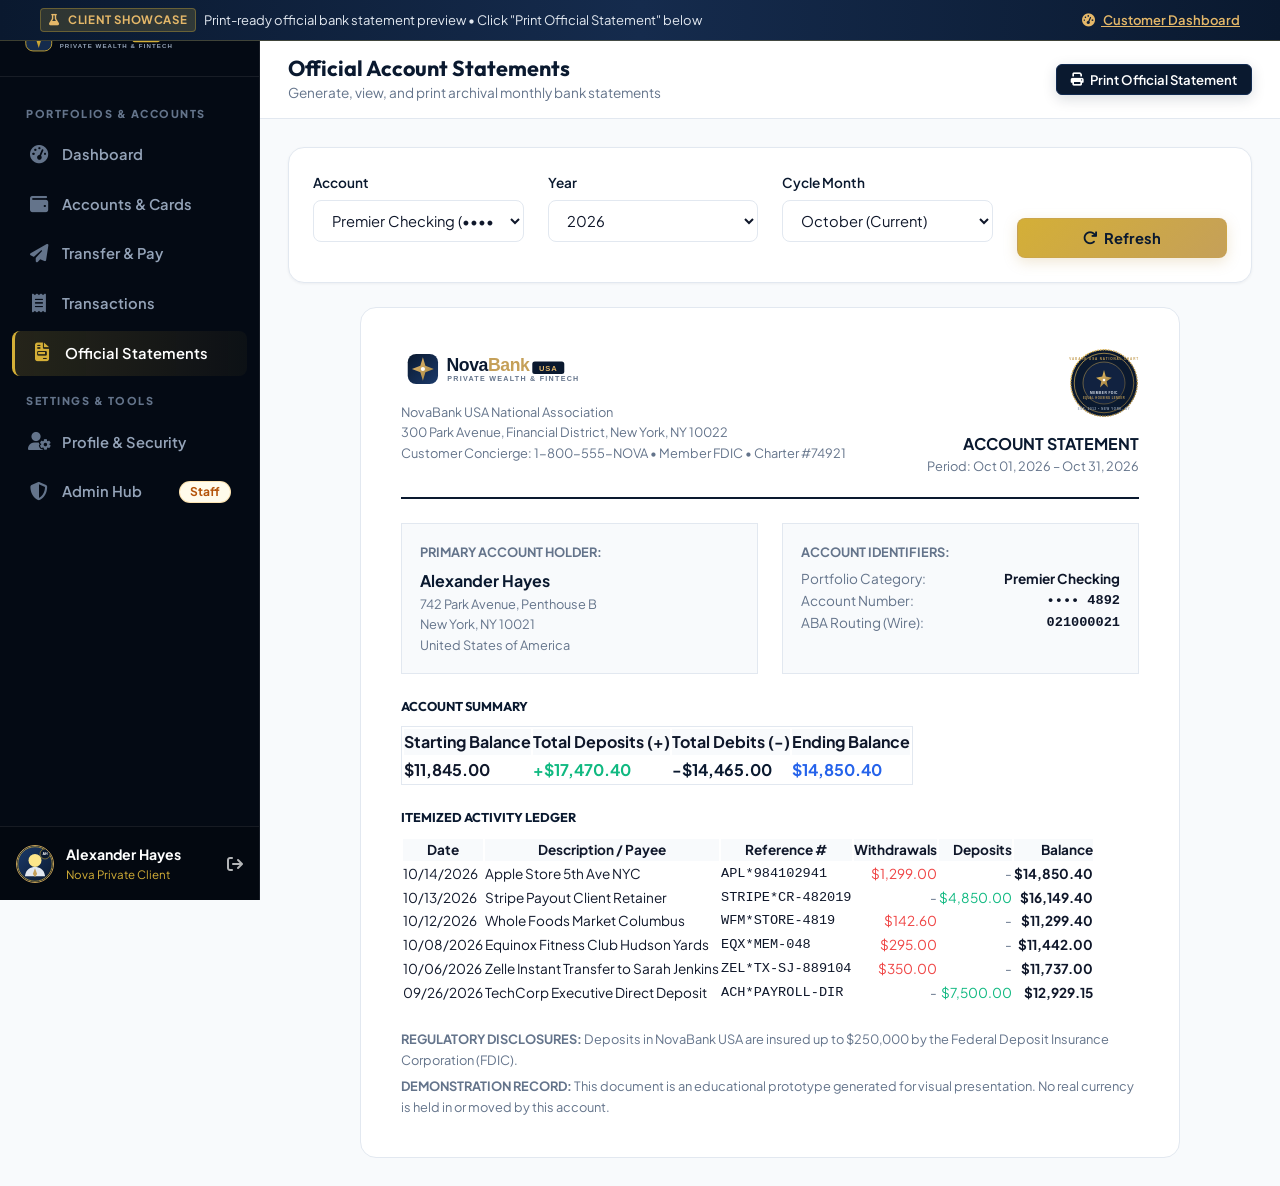
<file: Novabank/statements.html>
<!DOCTYPE html>
<html lang="en">
<head>
  <meta charset="UTF-8">
  <meta name="viewport" content="width=device-width, initial-scale=1.0">
  <title>Official Statements — NovaBank USA</title>
  
  <link rel="icon" type="image/svg+xml" href="assets/images/logo.svg">
  <link rel="stylesheet" href="https://cdnjs.cloudflare.com/ajax/libs/font-awesome/6.5.2/css/all.min.css">
  <link rel="stylesheet" href="assets/css/style.css">
  <link rel="stylesheet" href="assets/css/dashboard.css">
  <link rel="stylesheet" href="assets/css/responsive.css">
</head>
<body>

  <!-- Top Demo Disclaimer Ribbon (Hidden when printing) -->
  <div class="demo-disclaimer-banner no-print">
    <div class="container-fluid d-flex justify-between align-center flex-wrap gap-2">
      <div class="d-flex align-center">
        <span class="demo-tag"><i class="fa-solid fa-flask me-1"></i> Client Showcase</span>
        <span>Print-ready official bank statement preview • Click "Print Official Statement" below</span>
      </div>
      <div>
        <a href="dashboard.html" class="demo-banner-link"><i class="fa-solid fa-gauge-high me-1"></i> Customer Dashboard</a>
      </div>
    </div>
  </div>

  <div class="app-wrapper">
    <div class="sidebar-backdrop" id="sidebarBackdrop"></div>

    <!-- App Sidebar -->
    <aside class="app-sidebar no-print">
      <div class="sidebar-header">
        <a href="index.html" class="sidebar-brand">
          <img src="assets/images/logo-white.svg" alt="NovaBank USA">
        </a>
      </div>

      <ul class="sidebar-menu">
        <li class="sidebar-section-title">Portfolios &amp; Accounts</li>
        <li>
          <a href="dashboard.html" class="nav-item-link">
            <i class="fa-solid fa-gauge-high"></i>
            <span>Dashboard</span>
          </a>
        </li>
        <li>
          <a href="accounts.html" class="nav-item-link">
            <i class="fa-solid fa-wallet"></i>
            <span>Accounts &amp; Cards</span>
          </a>
        </li>
        <li>
          <a href="transfer.html" class="nav-item-link">
            <i class="fa-solid fa-paper-plane"></i>
            <span>Transfer &amp; Pay</span>
          </a>
        </li>
        <li>
          <a href="transactions.html" class="nav-item-link">
            <i class="fa-solid fa-receipt"></i>
            <span>Transactions</span>
          </a>
        </li>
        <li>
          <a href="statements.html" class="nav-item-link active">
            <i class="fa-solid fa-file-invoice"></i>
            <span>Official Statements</span>
          </a>
        </li>

        <li class="sidebar-section-title">Settings &amp; Tools</li>
        <li>
          <a href="profile.html" class="nav-item-link">
            <i class="fa-solid fa-user-gear"></i>
            <span>Profile &amp; Security</span>
          </a>
        </li>
        <li>
          <a href="admin-dashboard.html" class="nav-item-link">
            <i class="fa-solid fa-shield-halved text-warning"></i>
            <span>Admin Hub</span>
            <span class="badge badge-warning text-dark ms-auto">Staff</span>
          </a>
        </li>
      </ul>

      <div class="sidebar-footer">
        <div class="sidebar-user-card">
          <img src="assets/images/avatar.svg" alt="Alexander Hayes" class="sidebar-user-avatar">
          <div style="overflow: hidden;">
            <div class="sidebar-user-name">Alexander Hayes</div>
            <div class="sidebar-user-tier">Nova Private Client</div>
          </div>
          <a href="login.html" class="ms-auto text-white-50" title="Sign Out">
            <i class="fa-solid fa-arrow-right-from-bracket"></i>
          </a>
        </div>
      </div>
    </aside>

    <!-- Main Content Shell -->
    <div class="app-main">
      <header class="app-header no-print">
        <div class="d-flex align-center gap-2">
          <button type="button" class="btn btn-outline-secondary d-md-none" id="sidebarToggleBtn">
            <i class="fa-solid fa-bars"></i>
          </button>
          <div>
            <h1 class="header-greeting-title">Official Account Statements</h1>
            <p class="text-muted small m-0">Generate, view, and print archival monthly bank statements</p>
          </div>
        </div>

        <button type="button" class="btn btn-navy btn-sm" onclick="window.print()">
          <i class="fa-solid fa-print me-1"></i> Print Official Statement
        </button>
      </header>

      <main class="app-content">
        
        <!-- Controls Card (Hidden during print) -->
        <div class="card p-3 mb-4 no-print">
          <div class="grid-4 align-end">
            <div class="form-group mb-0">
              <label for="statementAccountSelect" class="form-label">Account</label>
              <select class="form-select" id="statementAccountSelect">
                <option value="Premier Checking (•••• 4892)" selected>Premier Checking (•••• 4892)</option>
                <option value="High-Yield Growth Savings (•••• 9104)">High-Yield Growth Savings (•••• 9104)</option>
              </select>
            </div>
            <div class="form-group mb-0">
              <label for="statementYearSelect" class="form-label">Year</label>
              <select class="form-select" id="statementYearSelect">
                <option value="2026" selected>2026</option>
                <option value="2025">2025</option>
              </select>
            </div>
            <div class="form-group mb-0">
              <label for="statementMonthSelect" class="form-label">Cycle Month</label>
              <select class="form-select" id="statementMonthSelect">
                <option value="October" selected>October (Current)</option>
                <option value="September">September 2026</option>
                <option value="August">August 2026</option>
                <option value="July">July 2026</option>
              </select>
            </div>
            <div>
              <button type="button" class="btn btn-gold w-100" id="btnUpdateStatementView">
                <i class="fa-solid fa-arrow-rotate-right me-1"></i> Refresh
              </button>
            </div>
          </div>
        </div>

        <!-- Official Bank Statement Sheet -->
        <div class="statement-document">
          
          <!-- Statement Header -->
          <div class="statement-header">
            <div>
              <img src="assets/images/logo.svg" alt="NovaBank USA" height="42" class="mb-2">
              <div class="fs-sm text-muted">
                NovaBank USA National Association<br>
                300 Park Avenue, Financial District, New York, NY 10022<br>
                Customer Concierge: 1-800-555-NOVA • Member FDIC • Charter #74921
              </div>
            </div>
            <div class="text-end">
              <img src="assets/images/bank-seal.svg" alt="Official Seal" style="width: 70px; height: 70px; margin-bottom: 6px; display: inline-block;">
              <div class="fw-bold text-navy fs-md">ACCOUNT STATEMENT</div>
              <div class="text-muted fs-sm" id="statementPeriodDisplay">Period: Oct 01, 2026 – Oct 31, 2026</div>
            </div>
          </div>

          <!-- Customer & Account Details Grid -->
          <div class="grid-2 mb-4">
            <div class="p-3 rounded small" style="background: #F8FAFC; border: 1px solid #E2E8F0;">
              <div class="text-uppercase text-muted fw-bold mb-1 fs-sm">Primary Account Holder:</div>
              <div class="fw-bold text-navy fs-md" id="stmtCustomerName">Alexander Hayes</div>
              <div class="text-muted fs-sm">
                742 Park Avenue, Penthouse B<br>
                New York, NY 10021<br>
                United States of America
              </div>
            </div>

            <div class="p-3 rounded small" style="background: #F8FAFC; border: 1px solid #E2E8F0;">
              <div class="text-uppercase text-muted fw-bold mb-1 fs-sm">Account Identifiers:</div>
              <div class="d-flex justify-between py-1 border-bottom">
                <span class="text-muted">Portfolio Category:</span>
                <span class="fw-bold" id="stmtAccountName">Premier Checking</span>
              </div>
              <div class="d-flex justify-between py-1 border-bottom">
                <span class="text-muted">Account Number:</span>
                <span class="font-monospace fw-bold">•••• 4892</span>
              </div>
              <div class="d-flex justify-between py-1">
                <span class="text-muted">ABA Routing (Wire):</span>
                <span class="font-monospace fw-bold">021000021</span>
              </div>
            </div>
          </div>

          <!-- Account Summary Table -->
          <div class="mb-4">
            <h4 class="fw-bold text-navy fs-sm mb-2 text-uppercase">Account Summary</h4>
            <div style="overflow-x: auto;">
              <table class="table" style="border: 1px solid #E2E8F0;">
                <thead style="background: #F8FAFC;">
                  <tr>
                    <th>Starting Balance</th>
                    <th>Total Deposits (+)</th>
                    <th>Total Debits (-)</th>
                    <th>Ending Balance</th>
                  </tr>
                </thead>
                <tbody>
                  <tr class="fw-bold">
                    <td>$11,845.00</td>
                    <td class="text-success">+$17,470.40</td>
                    <td class="text-navy">-$14,465.00</td>
                    <td class="text-primary fs-md" id="stmtEndingBalanceDisplay">$14,850.40</td>
                  </tr>
                </tbody>
              </table>
            </div>
          </div>

          <!-- Itemized Activity Ledger -->
          <div class="mb-4">
            <h4 class="fw-bold text-navy fs-sm mb-2 text-uppercase">Itemized Activity Ledger</h4>
            <div style="overflow-x: auto;">
              <table class="table small">
                <thead>
                  <tr style="background: #F8FAFC;">
                    <th>Date</th>
                    <th>Description / Payee</th>
                    <th>Reference #</th>
                    <th class="text-end">Withdrawals</th>
                    <th class="text-end">Deposits</th>
                    <th class="text-end">Balance</th>
                  </tr>
                </thead>
                <tbody>
                  <tr>
                    <td>10/14/2026</td>
                    <td>Apple Store 5th Ave NYC</td>
                    <td class="font-monospace">APL*984102941</td>
                    <td class="text-end text-danger">$1,299.00</td>
                    <td class="text-end text-muted">-</td>
                    <td class="text-end fw-bold">$14,850.40</td>
                  </tr>
                  <tr>
                    <td>10/13/2026</td>
                    <td>Stripe Payout Client Retainer</td>
                    <td class="font-monospace">STRIPE*CR-482019</td>
                    <td class="text-end text-muted">-</td>
                    <td class="text-end text-success">$4,850.00</td>
                    <td class="text-end fw-bold">$16,149.40</td>
                  </tr>
                  <tr>
                    <td>10/12/2026</td>
                    <td>Whole Foods Market Columbus</td>
                    <td class="font-monospace">WFM*STORE-4819</td>
                    <td class="text-end text-danger">$142.60</td>
                    <td class="text-end text-muted">-</td>
                    <td class="text-end fw-bold">$11,299.40</td>
                  </tr>
                  <tr>
                    <td>10/08/2026</td>
                    <td>Equinox Fitness Club Hudson Yards</td>
                    <td class="font-monospace">EQX*MEM-048</td>
                    <td class="text-end text-danger">$295.00</td>
                    <td class="text-end text-muted">-</td>
                    <td class="text-end fw-bold">$11,442.00</td>
                  </tr>
                  <tr>
                    <td>10/06/2026</td>
                    <td>Zelle Instant Transfer to Sarah Jenkins</td>
                    <td class="font-monospace">ZEL*TX-SJ-889104</td>
                    <td class="text-end text-danger">$350.00</td>
                    <td class="text-end text-muted">-</td>
                    <td class="text-end fw-bold">$11,737.00</td>
                  </tr>
                  <tr>
                    <td>09/26/2026</td>
                    <td>TechCorp Executive Direct Deposit</td>
                    <td class="font-monospace">ACH*PAYROLL-DIR</td>
                    <td class="text-end text-muted">-</td>
                    <td class="text-end text-success">$7,500.00</td>
                    <td class="text-end fw-bold">$12,929.15</td>
                  </tr>
                </tbody>
              </table>
            </div>
          </div>

          <!-- Legal Footnote -->
          <div class="border-top pt-3 text-muted fs-sm">
            <p class="mb-1">
              <strong>REGULATORY DISCLOSURES:</strong> Deposits in NovaBank USA are insured up to $250,000 by the Federal Deposit Insurance Corporation (FDIC).
            </p>
            <p class="mb-0">
              <strong>DEMONSTRATION RECORD:</strong> This document is an educational prototype generated for visual presentation. No real currency is held in or moved by this account.
            </p>
          </div>

        </div>

      </main>
    </div>
  </div>

  <script src="assets/js/demo.js"></script>
  <script src="assets/js/main.js"></script>
  <script src="assets/js/statements.js"></script>
</body>
</html>
</file>
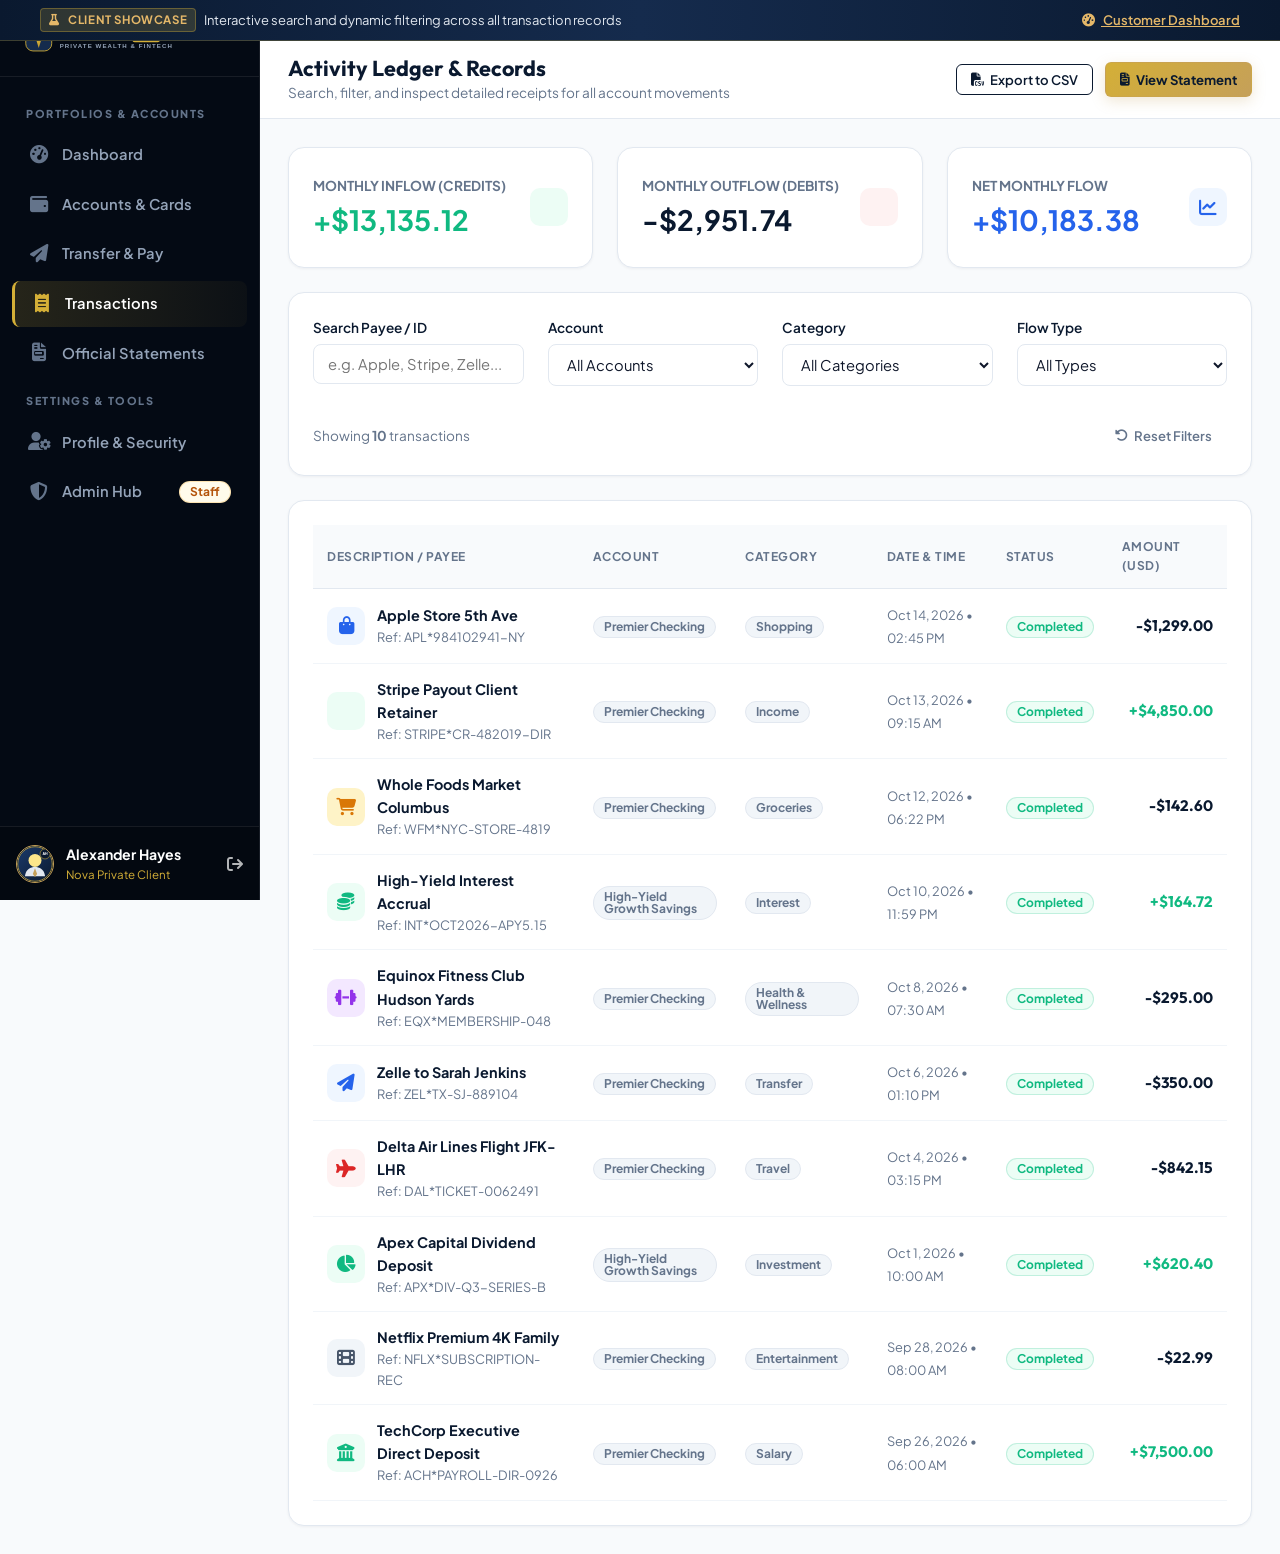
<file: Novabank/transactions.html>
<!DOCTYPE html>
<html lang="en">
<head>
  <meta charset="UTF-8">
  <meta name="viewport" content="width=device-width, initial-scale=1.0">
  <title>Transaction History — NovaBank USA</title>
  
  <link rel="icon" type="image/svg+xml" href="assets/images/logo.svg">
  <link rel="stylesheet" href="https://cdnjs.cloudflare.com/ajax/libs/font-awesome/6.5.2/css/all.min.css">
  <link rel="stylesheet" href="assets/css/style.css">
  <link rel="stylesheet" href="assets/css/dashboard.css">
  <link rel="stylesheet" href="assets/css/responsive.css">
</head>
<body>

  <!-- Top Demo Disclaimer Ribbon -->
  <div class="demo-disclaimer-banner">
    <div class="container-fluid d-flex justify-between align-center flex-wrap gap-2">
      <div class="d-flex align-center">
        <span class="demo-tag"><i class="fa-solid fa-flask me-1"></i> Client Showcase</span>
        <span>Interactive search and dynamic filtering across all transaction records</span>
      </div>
      <div>
        <a href="dashboard.html" class="demo-banner-link"><i class="fa-solid fa-gauge-high me-1"></i> Customer Dashboard</a>
      </div>
    </div>
  </div>

  <div class="app-wrapper">
    <div class="sidebar-backdrop" id="sidebarBackdrop"></div>

    <!-- App Sidebar -->
    <aside class="app-sidebar">
      <div class="sidebar-header">
        <a href="index.html" class="sidebar-brand">
          <img src="assets/images/logo-white.svg" alt="NovaBank USA">
        </a>
      </div>

      <ul class="sidebar-menu">
        <li class="sidebar-section-title">Portfolios &amp; Accounts</li>
        <li>
          <a href="dashboard.html" class="nav-item-link">
            <i class="fa-solid fa-gauge-high"></i>
            <span>Dashboard</span>
          </a>
        </li>
        <li>
          <a href="accounts.html" class="nav-item-link">
            <i class="fa-solid fa-wallet"></i>
            <span>Accounts &amp; Cards</span>
          </a>
        </li>
        <li>
          <a href="transfer.html" class="nav-item-link">
            <i class="fa-solid fa-paper-plane"></i>
            <span>Transfer &amp; Pay</span>
          </a>
        </li>
        <li>
          <a href="transactions.html" class="nav-item-link active">
            <i class="fa-solid fa-receipt"></i>
            <span>Transactions</span>
          </a>
        </li>
        <li>
          <a href="statements.html" class="nav-item-link">
            <i class="fa-solid fa-file-invoice"></i>
            <span>Official Statements</span>
          </a>
        </li>

        <li class="sidebar-section-title">Settings &amp; Tools</li>
        <li>
          <a href="profile.html" class="nav-item-link">
            <i class="fa-solid fa-user-gear"></i>
            <span>Profile &amp; Security</span>
          </a>
        </li>
        <li>
          <a href="admin-dashboard.html" class="nav-item-link">
            <i class="fa-solid fa-shield-halved text-warning"></i>
            <span>Admin Hub</span>
            <span class="badge badge-warning text-dark ms-auto">Staff</span>
          </a>
        </li>
      </ul>

      <div class="sidebar-footer">
        <div class="sidebar-user-card">
          <img src="assets/images/avatar.svg" alt="Alexander Hayes" class="sidebar-user-avatar">
          <div style="overflow: hidden;">
            <div class="sidebar-user-name">Alexander Hayes</div>
            <div class="sidebar-user-tier">Nova Private Client</div>
          </div>
          <a href="login.html" class="ms-auto text-white-50" title="Sign Out">
            <i class="fa-solid fa-arrow-right-from-bracket"></i>
          </a>
        </div>
      </div>
    </aside>

    <!-- Main Content Shell -->
    <div class="app-main">
      <header class="app-header">
        <div class="d-flex align-center gap-2">
          <button type="button" class="btn btn-outline-secondary d-md-none" id="sidebarToggleBtn">
            <i class="fa-solid fa-bars"></i>
          </button>
          <div>
            <h1 class="header-greeting-title">Activity Ledger &amp; Records</h1>
            <p class="text-muted small m-0">Search, filter, and inspect detailed receipts for all account movements</p>
          </div>
        </div>

        <div class="d-flex align-center gap-2">
          <button type="button" class="btn btn-outline-navy btn-sm" id="btnExportCSV">
            <i class="fa-solid fa-file-csv me-1"></i> Export to CSV
          </button>
          <a href="statements.html" class="btn btn-gold btn-sm">
            <i class="fa-solid fa-file-invoice me-1"></i> View Statement
          </a>
        </div>
      </header>

      <main class="app-content">
        
        <!-- Summary Stats Strip -->
        <div class="grid-3 mb-4">
          <div class="card p-3 d-flex justify-between align-center">
            <div>
              <span class="text-muted small fw-bold text-uppercase">Monthly Inflow (Credits)</span>
              <div class="fs-xl fw-bold text-success" id="statMonthlyCredits">+$17,635.12</div>
            </div>
            <div class="tx-icon-badge" style="background: #ECFDF5; color: #10B981;">
              <i class="fa-solid fa-arrow-down-left"></i>
            </div>
          </div>

          <div class="card p-3 d-flex justify-between align-center">
            <div>
              <span class="text-muted small fw-bold text-uppercase">Monthly Outflow (Debits)</span>
              <div class="fs-xl fw-bold text-navy" id="statMonthlyDebits">-$3,751.74</div>
            </div>
            <div class="tx-icon-badge" style="background: #FEF2F2; color: #DC2626;">
              <i class="fa-solid fa-arrow-up-right"></i>
            </div>
          </div>

          <div class="card p-3 d-flex justify-between align-center">
            <div>
              <span class="text-muted small fw-bold text-uppercase">Net Monthly Flow</span>
              <div class="fs-xl fw-bold text-primary" id="statNetFlow">+$13,883.38</div>
            </div>
            <div class="tx-icon-badge" style="background: #EFF6FF; color: #2563EB;">
              <i class="fa-solid fa-chart-line"></i>
            </div>
          </div>
        </div>

        <!-- Filter Toolbar Card -->
        <div class="card p-4 mb-4">
          <div class="grid-4 mb-3">
            <div class="form-group mb-0">
              <label for="searchQueryInput" class="form-label">Search Payee / ID</label>
              <input type="text" class="form-control" id="searchQueryInput" placeholder="e.g. Apple, Stripe, Zelle...">
            </div>

            <div class="form-group mb-0">
              <label for="filterAccountSelect" class="form-label">Account</label>
              <select class="form-select" id="filterAccountSelect">
                <option value="all" selected>All Accounts</option>
                <option value="Premier Checking">Premier Checking (•••• 4892)</option>
                <option value="High-Yield Growth Savings">High-Yield Growth Savings (•••• 9104)</option>
              </select>
            </div>

            <div class="form-group mb-0">
              <label for="filterCategorySelect" class="form-label">Category</label>
              <select class="form-select" id="filterCategorySelect">
                <option value="all" selected>All Categories</option>
                <option value="Shopping">Shopping</option>
                <option value="Income">Income / Payouts</option>
                <option value="Groceries">Groceries &amp; Food</option>
                <option value="Interest">Interest Accrual</option>
                <option value="Transfer">Wires &amp; Transfers</option>
                <option value="Travel">Travel &amp; Flights</option>
                <option value="Salary">Salary Direct Deposit</option>
              </select>
            </div>

            <div class="form-group mb-0">
              <label for="filterTypeSelect" class="form-label">Flow Type</label>
              <select class="form-select" id="filterTypeSelect">
                <option value="all" selected>All Types</option>
                <option value="credit">Credits (+)</option>
                <option value="debit">Debits (-)</option>
              </select>
            </div>
          </div>

          <div class="d-flex justify-between align-center pt-2 border-top">
            <span class="text-muted small">Showing <strong id="resultsCount">10</strong> transactions</span>
            <button type="button" class="btn btn-sm btn-link text-muted p-0" id="btnResetFilters">
              <i class="fa-solid fa-rotate-left me-1"></i> Reset Filters
            </button>
          </div>
        </div>

        <!-- Ledger Table Card -->
        <div class="card p-4">
          <div style="overflow-x: auto;">
            <table class="transactions-table">
              <thead>
                <tr>
                  <th>Description / Payee</th>
                  <th>Account</th>
                  <th>Category</th>
                  <th>Date &amp; Time</th>
                  <th>Status</th>
                  <th class="text-end">Amount (USD)</th>
                </tr>
              </thead>
              <tbody id="ledgerTableBody">
                <!-- Dynamically populated via JS -->
              </tbody>
            </table>
          </div>
        </div>

      </main>
    </div>
  </div>

  <!-- Detail Modal -->
  <div class="modal-overlay" id="txDetailModal">
    <div class="modal-box">
      <div class="modal-header">
        <h4 class="text-white fw-bold"><i class="fa-solid fa-receipt me-2 text-gold"></i> Transaction Ledger Detail</h4>
        <button type="button" class="btn-close" data-close-modal>&times;</button>
      </div>
      <div class="modal-body" id="ledgerModalBody">
        <!-- Injected via JS -->
      </div>
      <div class="modal-footer">
        <button type="button" class="btn btn-outline-secondary btn-sm" data-close-modal>Close</button>
        <button type="button" class="btn btn-gold btn-sm" onclick="window.print()"><i class="fa-solid fa-print me-1"></i> Print Receipt</button>
      </div>
    </div>
  </div>

  <script src="assets/js/demo.js"></script>
  <script src="assets/js/main.js"></script>
  <script src="assets/js/transactions.js"></script>
</body>
</html>
</file>
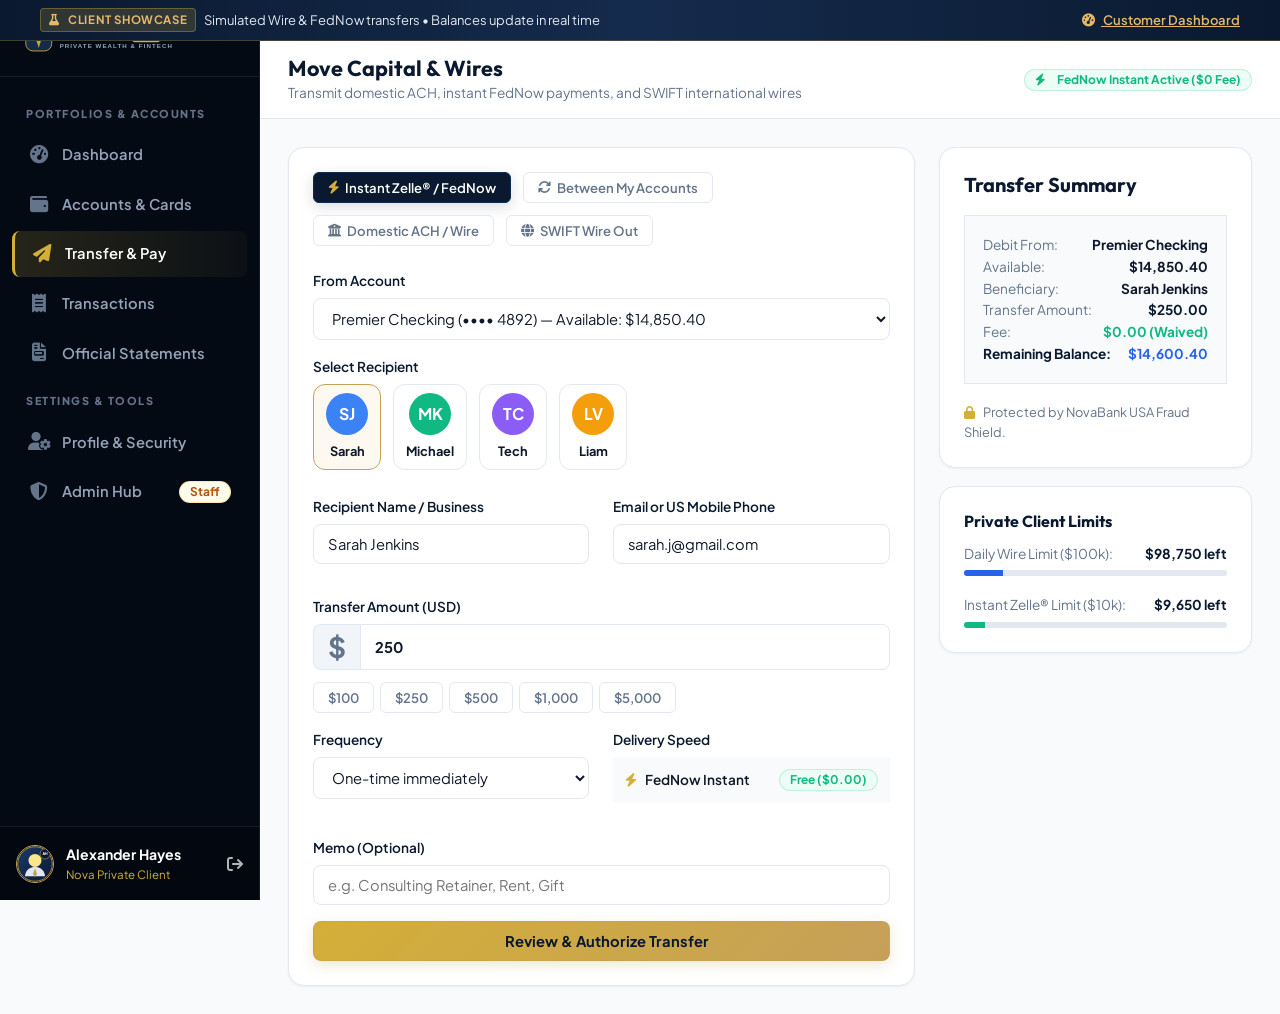
<file: Novabank/transfer.html>
<!DOCTYPE html>
<html lang="en">
<head>
  <meta charset="UTF-8">
  <meta name="viewport" content="width=device-width, initial-scale=1.0">
  <title>Transfer &amp; Pay — NovaBank USA</title>
  
  <link rel="icon" type="image/svg+xml" href="assets/images/logo.svg">
  <link rel="stylesheet" href="https://cdnjs.cloudflare.com/ajax/libs/font-awesome/6.5.2/css/all.min.css">
  <link rel="stylesheet" href="assets/css/style.css">
  <link rel="stylesheet" href="assets/css/dashboard.css">
  <link rel="stylesheet" href="assets/css/responsive.css">
</head>
<body>

  <!-- Top Demo Disclaimer Ribbon -->
  <div class="demo-disclaimer-banner">
    <div class="container-fluid d-flex justify-between align-center flex-wrap gap-2">
      <div class="d-flex align-center">
        <span class="demo-tag"><i class="fa-solid fa-flask me-1"></i> Client Showcase</span>
        <span>Simulated Wire &amp; FedNow transfers • Balances update in real time</span>
      </div>
      <div>
        <a href="dashboard.html" class="demo-banner-link"><i class="fa-solid fa-gauge-high me-1"></i> Customer Dashboard</a>
      </div>
    </div>
  </div>

  <div class="app-wrapper">
    <div class="sidebar-backdrop" id="sidebarBackdrop"></div>

    <!-- App Sidebar -->
    <aside class="app-sidebar">
      <div class="sidebar-header">
        <a href="index.html" class="sidebar-brand">
          <img src="assets/images/logo-white.svg" alt="NovaBank USA">
        </a>
      </div>

      <ul class="sidebar-menu">
        <li class="sidebar-section-title">Portfolios &amp; Accounts</li>
        <li>
          <a href="dashboard.html" class="nav-item-link">
            <i class="fa-solid fa-gauge-high"></i>
            <span>Dashboard</span>
          </a>
        </li>
        <li>
          <a href="accounts.html" class="nav-item-link">
            <i class="fa-solid fa-wallet"></i>
            <span>Accounts &amp; Cards</span>
          </a>
        </li>
        <li>
          <a href="transfer.html" class="nav-item-link active">
            <i class="fa-solid fa-paper-plane"></i>
            <span>Transfer &amp; Pay</span>
          </a>
        </li>
        <li>
          <a href="transactions.html" class="nav-item-link">
            <i class="fa-solid fa-receipt"></i>
            <span>Transactions</span>
          </a>
        </li>
        <li>
          <a href="statements.html" class="nav-item-link">
            <i class="fa-solid fa-file-invoice"></i>
            <span>Official Statements</span>
          </a>
        </li>

        <li class="sidebar-section-title">Settings &amp; Tools</li>
        <li>
          <a href="profile.html" class="nav-item-link">
            <i class="fa-solid fa-user-gear"></i>
            <span>Profile &amp; Security</span>
          </a>
        </li>
        <li>
          <a href="admin-dashboard.html" class="nav-item-link">
            <i class="fa-solid fa-shield-halved text-warning"></i>
            <span>Admin Hub</span>
            <span class="badge badge-warning text-dark ms-auto">Staff</span>
          </a>
        </li>
      </ul>

      <div class="sidebar-footer">
        <div class="sidebar-user-card">
          <img src="assets/images/avatar.svg" alt="Alexander Hayes" class="sidebar-user-avatar">
          <div style="overflow: hidden;">
            <div class="sidebar-user-name">Alexander Hayes</div>
            <div class="sidebar-user-tier">Nova Private Client</div>
          </div>
          <a href="login.html" class="ms-auto text-white-50" title="Sign Out">
            <i class="fa-solid fa-arrow-right-from-bracket"></i>
          </a>
        </div>
      </div>
    </aside>

    <!-- Main Content Shell -->
    <div class="app-main">
      <header class="app-header">
        <div class="d-flex align-center gap-2">
          <button type="button" class="btn btn-outline-secondary d-md-none" id="sidebarToggleBtn">
            <i class="fa-solid fa-bars"></i>
          </button>
          <div>
            <h1 class="header-greeting-title">Move Capital &amp; Wires</h1>
            <p class="text-muted small m-0">Transmit domestic ACH, instant FedNow payments, and SWIFT international wires</p>
          </div>
        </div>

        <span class="badge badge-success p-2">
          <i class="fa-solid fa-bolt me-1"></i> FedNow Instant Active ($0 Fee)
        </span>
      </header>

      <main class="app-content">
        <div class="grid-sidebar">
          
          <!-- Left: Transfer Form & Rails -->
          <div class="card p-4">
            
            <!-- Transfer Type Tabs -->
            <div class="d-flex flex-wrap gap-2 mb-4 pb-3 border-bottom">
              <button type="button" class="btn btn-navy btn-sm transfer-tab-btn active" data-type="Instant">
                <i class="fa-solid fa-bolt text-gold me-1"></i> Instant Zelle® / FedNow
              </button>
              <button type="button" class="btn btn-outline-secondary btn-sm transfer-tab-btn" data-type="Internal">
                <i class="fa-solid fa-arrows-rotate me-1"></i> Between My Accounts
              </button>
              <button type="button" class="btn btn-outline-secondary btn-sm transfer-tab-btn" data-type="Domestic Wire">
                <i class="fa-solid fa-building-columns me-1"></i> Domestic ACH / Wire
              </button>
              <button type="button" class="btn btn-outline-secondary btn-sm transfer-tab-btn" data-type="International Wire">
                <i class="fa-solid fa-globe me-1"></i> SWIFT Wire Out
              </button>
            </div>

            <!-- Transfer Form -->
            <form id="mainTransferForm">
              
              <!-- Source Account -->
              <div class="form-group mb-3">
                <label for="fromAccountSelect" class="form-label">From Account</label>
                <select class="form-select" id="fromAccountSelect">
                  <!-- Populated via JS -->
                </select>
              </div>

              <!-- Recipient Selector -->
              <div class="form-group mb-3">
                <label class="form-label">Select Recipient</label>
                <div class="quick-recipients-row mb-3" id="transferRecipientsRow">
                  <!-- Injected via JS -->
                </div>

                <div class="grid-2">
                  <div class="form-group">
                    <label class="form-label text-muted fs-sm">Recipient Name / Business</label>
                    <input type="text" class="form-control" id="recipientNameInput" value="Sarah Jenkins" required>
                  </div>
                  <div class="form-group">
                    <label class="form-label text-muted fs-sm">Email or US Mobile Phone</label>
                    <input type="text" class="form-control" id="recipientDetailsInput" value="sarah.j@gmail.com" required>
                  </div>
                </div>
              </div>

              <!-- Amount & Presets -->
              <div class="form-group mb-4">
                <label for="transferAmountInput" class="form-label">Transfer Amount (USD)</label>
                <div class="input-group">
                  <span class="input-group-text fw-bold fs-xl">$</span>
                  <input type="number" class="form-control fw-bold fs-xl" id="transferAmountInput" value="250" min="1" step="0.01">
                </div>
                
                <div class="d-flex flex-wrap gap-1 mt-2">
                  <button type="button" class="btn btn-sm btn-outline-secondary btn-preset-amt" data-val="100">$100</button>
                  <button type="button" class="btn btn-sm btn-outline-secondary btn-preset-amt" data-val="250">$250</button>
                  <button type="button" class="btn btn-sm btn-outline-secondary btn-preset-amt" data-val="500">$500</button>
                  <button type="button" class="btn btn-sm btn-outline-secondary btn-preset-amt" data-val="1000">$1,000</button>
                  <button type="button" class="btn btn-sm btn-outline-secondary btn-preset-amt" data-val="5000">$5,000</button>
                </div>
              </div>

              <!-- Frequency & Speed -->
              <div class="grid-2 mb-3">
                <div class="form-group">
                  <label class="form-label">Frequency</label>
                  <select class="form-select" id="transferFrequency">
                    <option value="once" selected>One-time immediately</option>
                    <option value="weekly">Weekly recurring</option>
                    <option value="monthly">Monthly recurring</option>
                  </select>
                </div>
                <div class="form-group">
                  <label class="form-label">Delivery Speed</label>
                  <div class="p-2 border rounded d-flex justify-between align-center" style="background: #F8FAFC;">
                    <span class="small fw-semibold"><i class="fa-solid fa-bolt text-gold me-1"></i> FedNow Instant</span>
                    <span class="badge badge-success">Free ($0.00)</span>
                  </div>
                </div>
              </div>

              <!-- Memo -->
              <div class="form-group mb-4">
                <label for="transferMemoInput" class="form-label">Memo (Optional)</label>
                <input type="text" class="form-control" id="transferMemoInput" placeholder="e.g. Consulting Retainer, Rent, Gift">
              </div>

              <button type="button" class="btn btn-gold w-100 py-3 fw-bold" id="btnReviewTransfer">
                <i class="fa-solid fa-shield-check me-2"></i> Review &amp; Authorize Transfer
              </button>
            </form>
          </div>

          <!-- Right: Live Summary Card -->
          <div class="d-flex flex-column gap-3">
            <div class="card p-4">
              <h3 class="fw-bold text-navy fs-lg mb-3">Transfer Summary</h3>

              <div class="p-3 mb-3 rounded small" style="background: #F8FAFC; border: 1px solid #E2E8F0;">
                <div class="d-flex justify-between py-1 border-bottom">
                  <span class="text-muted">Debit From:</span>
                  <span class="fw-bold" id="summarySourceAccount">Premier Checking</span>
                </div>
                <div class="d-flex justify-between py-1 border-bottom">
                  <span class="text-muted">Available:</span>
                  <span class="fw-bold" id="summaryAvailableBalance">$14,850.40</span>
                </div>
                <div class="d-flex justify-between py-1 border-bottom">
                  <span class="text-muted">Beneficiary:</span>
                  <span class="fw-bold" id="summaryRecipientName">Sarah Jenkins</span>
                </div>
                <div class="d-flex justify-between py-1 border-bottom">
                  <span class="text-muted">Transfer Amount:</span>
                  <span class="fw-bold text-navy" id="summaryTransferAmount">$250.00</span>
                </div>
                <div class="d-flex justify-between py-1 border-bottom">
                  <span class="text-muted">Fee:</span>
                  <span class="text-success fw-bold">$0.00 (Waived)</span>
                </div>
                <div class="d-flex justify-between py-1 pt-2">
                  <span class="text-navy fw-bold">Remaining Balance:</span>
                  <span class="fw-bold text-primary" id="summaryRemainingBalance">$14,600.40</span>
                </div>
              </div>

              <div class="text-muted fs-sm">
                <i class="fa-solid fa-lock text-gold me-1"></i> Protected by NovaBank USA Fraud Shield.
              </div>
            </div>

            <!-- Limits Card -->
            <div class="card p-4">
              <h4 class="fw-bold text-navy fs-md mb-2">Private Client Limits</h4>
              
              <div class="mb-3 small">
                <div class="d-flex justify-between text-muted mb-1">
                  <span>Daily Wire Limit ($100k):</span>
                  <span class="fw-bold text-navy">$98,750 left</span>
                </div>
                <div style="background: #E2E8F0; height: 6px; border-radius: 3px; overflow: hidden;">
                  <div style="background: var(--nb-info); width: 15%; height: 100%;"></div>
                </div>
              </div>

              <div class="small">
                <div class="d-flex justify-between text-muted mb-1">
                  <span>Instant Zelle® Limit ($10k):</span>
                  <span class="fw-bold text-navy">$9,650 left</span>
                </div>
                <div style="background: #E2E8F0; height: 6px; border-radius: 3px; overflow: hidden;">
                  <div style="background: var(--nb-success); width: 8%; height: 100%;"></div>
                </div>
              </div>
            </div>
          </div>

        </div>
      </main>
    </div>
  </div>

  <!-- Review Modal (Pure Vanilla Modal) -->
  <div class="modal-overlay" id="transferReviewModal">
    <div class="modal-box">
      <div class="modal-header">
        <h4 class="text-white fw-bold"><i class="fa-solid fa-shield-halved me-2 text-gold"></i> Authorize Wire</h4>
        <button type="button" class="btn-close" data-close-modal>&times;</button>
      </div>
      <div class="modal-body">
        <div class="text-center mb-3">
          <span class="text-muted small">Total Outflow</span>
          <div class="fs-2xl fw-bold text-navy" id="modalConfirmAmount">$250.00</div>
          <span class="badge badge-success mt-1">FedNow Instant Settlement</span>
        </div>

        <div class="p-3 rounded mb-3 small" style="background: #F8FAFC; border: 1px solid #E2E8F0;">
          <div class="d-flex justify-between py-1 border-bottom">
            <span class="text-muted">Originating:</span>
            <span class="fw-bold" id="modalConfirmSource">Premier Checking</span>
          </div>
          <div class="d-flex justify-between py-1 border-bottom">
            <span class="text-muted">Recipient:</span>
            <span class="fw-bold" id="modalConfirmRecipient">Sarah Jenkins</span>
          </div>
          <div class="d-flex justify-between py-1 border-bottom">
            <span class="text-muted">Details:</span>
            <span class="fw-bold" id="modalConfirmDetails">sarah.j@gmail.com</span>
          </div>
          <div class="d-flex justify-between py-1">
            <span class="text-muted">Fee:</span>
            <span class="text-success fw-bold">$0.00</span>
          </div>
        </div>

        <!-- 2FA Simulated Code -->
        <div class="p-3 border rounded mb-2">
          <div class="d-flex justify-between align-center mb-1">
            <label class="form-label mb-0 fs-sm">Simulated 2FA Passcode</label>
            <button type="button" class="btn btn-sm btn-link p-0 text-gold fw-bold" id="btnAutofill2FA">
              <i class="fa-solid fa-wand-magic-sparkles me-1"></i> Autofill: 482910
            </button>
          </div>
          <input type="text" class="form-control text-center fs-lg fw-bold font-monospace" id="simulated2FACode" placeholder="••••••" maxlength="6">
        </div>
      </div>

      <div class="modal-footer">
        <button type="button" class="btn btn-outline-secondary btn-sm" data-close-modal>Cancel</button>
        <button type="button" class="btn btn-gold btn-sm fw-bold px-4" id="btnConfirmAndSend">
          <i class="fa-solid fa-check me-1"></i> Confirm &amp; Dispatch
        </button>
      </div>
    </div>
  </div>

  <!-- Digital Receipt Modal -->
  <div class="modal-overlay" id="receiptModal">
    <div class="modal-box text-center p-4">
      <div class="text-success mb-2">
        <i class="fa-solid fa-circle-check" style="font-size: 3.5rem;"></i>
      </div>
      <h3 class="fw-bold text-navy mb-1">Transfer Cleared</h3>
      <p class="text-muted small mb-3">
        Your payment has been cleared via the Federal Reserve FedNow instant settlement network.
      </p>

      <div class="p-3 rounded text-start small mb-3" style="background: #F8FAFC; border: 1px solid #E2E8F0;">
        <div class="d-flex justify-between py-1 border-bottom">
          <span class="text-muted">Wire Ref ID:</span>
          <span class="fw-bold font-monospace" id="receiptRefId">NB*WIRE-948201</span>
        </div>
        <div class="d-flex justify-between py-1 border-bottom">
          <span class="text-muted">Amount:</span>
          <span class="fw-bold text-navy" id="receiptAmount">$250.00</span>
        </div>
        <div class="d-flex justify-between py-1 border-bottom">
          <span class="text-muted">Recipient:</span>
          <span class="fw-bold" id="receiptRecipient">Sarah Jenkins</span>
        </div>
        <div class="d-flex justify-between py-1 border-bottom">
          <span class="text-muted">Timestamp:</span>
          <span class="fw-bold" id="receiptTimestamp">Oct 15, 2026</span>
        </div>
        <div class="d-flex justify-between py-1">
          <span class="text-muted">New Balance:</span>
          <span class="fw-bold text-primary" id="receiptNewBalance">$14,600.40</span>
        </div>
      </div>

      <div class="d-flex gap-2">
        <button type="button" class="btn btn-outline-secondary w-50" data-close-modal>Close</button>
        <a href="dashboard.html" class="btn btn-gold w-50">Dashboard</a>
      </div>
    </div>
  </div>

  <script src="assets/js/demo.js"></script>
  <script src="assets/js/main.js"></script>
  <script src="assets/js/transfer.js"></script>
</body>
</html>
</file>
<file: Novabank/assets/css/responsive.css>
/* ===================================================================
   NovaBank USA — Standalone Frontend Showcase
   Responsive & Print Stylesheet (Pure CSS)
   =================================================================== */

/* Tablet & Mobile Screens */
.app-header #sidebarToggleBtn {
  display: none;
}

@media (max-width: 991.98px) {
  .app-sidebar {
    width: min(260px, 85vw);
    transform: translateX(-100%);
  }

  .app-sidebar.show-sidebar {
    transform: translateX(0);
  }

  .app-main {
    margin-left: 0;
    min-width: 0;
  }

  .app-header #sidebarToggleBtn {
    display: inline-flex;
    flex: 0 0 auto;
  }

  .app-header {
    padding: 14px 20px;
  }

  .app-content {
    min-width: 0;
  }

  .grid-2 > *,
  .grid-3 > *,
  .grid-4 > *,
  .grid-sidebar > *,
  .grid-equal > * {
    min-width: 0;
  }

  .grid-4 {
    grid-template-columns: repeat(2, 1fr);
  }

  .grid-3 {
    grid-template-columns: repeat(2, 1fr);
  }

  .grid-sidebar {
    grid-template-columns: 1fr;
  }

  .grid-equal {
    grid-template-columns: 1fr;
  }

  .auth-card-container {
    grid-template-columns: 1fr;
  }

  .auth-sidebar-side,
  .auth-form-side {
    padding: 28px;
  }

  .public-navbar .container {
    flex-wrap: wrap;
    row-gap: 12px;
  }

  .public-navbar .nav-links {
    order: 3;
    width: 100%;
    justify-content: center;
    flex-wrap: wrap;
    row-gap: 10px;
  }

  .demo-disclaimer-banner .container {
    flex-direction: column;
    align-items: flex-start;
    gap: 8px;
  }

  .hero-title {
    font-size: 2.3rem;
  }

  .app-content {
    padding: 16px;
  }
}

@media (max-width: 768px) {
  .app-header {
    flex-wrap: wrap;
    gap: 12px;
  }

  .app-header > div:first-child {
    min-width: 0;
    flex: 1 1 280px;
  }

  .header-greeting-title {
    font-size: 1.15rem;
  }

  .app-header > div:last-child {
    flex-wrap: wrap;
  }

  .public-navbar {
    padding: 12px 0;
  }

  .public-navbar .container {
    justify-content: center;
  }

  .public-navbar .nav-links {
    gap: 12px 18px;
  }

  .public-navbar .nav-link {
    font-size: 0.85rem;
  }

  .hero-section {
    padding-top: 56px;
    padding-bottom: 60px;
  }

  .hero-section .d-flex.flex-wrap.gap-2.mb-4,
  .hero-section .d-flex.flex-wrap.gap-3.pt-3.border-top {
    flex-direction: column;
    align-items: stretch;
  }

  .hero-section .btn {
    width: 100%;
    justify-content: center;
  }

  .rates-ticker {
    padding: 10px 0;
  }

  .rates-ticker .container {
    gap: 8px;
    width: max-content;
    min-width: 100%;
  }

  .rates-ticker .badge,
  .ticker-item {
    flex: 0 0 auto;
  }

  .table,
  .transactions-table {
    display: block;
    max-width: 100%;
    overflow-x: auto;
    white-space: nowrap;
    -webkit-overflow-scrolling: touch;
  }
}

@media (max-width: 600px) {
  .container {
    padding: 0 16px;
  }

  .grid-4, .grid-3, .grid-2 {
    grid-template-columns: 1fr;
  }

  .app-header {
    padding: 12px 16px;
  }

  .app-header > div:first-child {
    flex-basis: calc(100% - 48px);
  }

  .app-header > div:last-child {
    width: 100%;
  }

  .app-header > div:last-child .btn {
    flex: 1 1 auto;
  }

  .app-header > div:last-child .icon-btn-badge {
    flex: 0 0 38px;
  }

  .app-content {
    padding: 16px;
  }

  .card {
    padding: 18px;
  }

  .hero-title {
    font-size: 1.85rem;
  }

  .hero-subtitle {
    font-size: 1rem;
  }

  .demo-disclaimer-banner {
    font-size: 0.75rem;
    text-align: left;
  }

  .demo-disclaimer-banner .d-flex {
    flex-direction: column;
    align-items: flex-start;
  }

  .demo-disclaimer-banner .gap-3 {
    gap: 8px;
  }

  .public-navbar .container {
    gap: 10px;
  }

  .public-navbar .nav-links {
    justify-content: flex-start;
    gap: 10px 14px;
  }

  .public-navbar .nav-actions {
    width: 100%;
    display: flex;
    flex-direction: column;
    gap: 8px;
  }

  .public-navbar .nav-actions .btn {
    width: 100%;
  }

  .auth-page-wrapper {
    min-height: 100vh;
    padding: 20px 12px;
  }

  .auth-card-container {
    border-radius: var(--radius-lg);
  }

  .auth-sidebar-side,
  .auth-form-side {
    padding: 22px 18px;
  }

  .modal-overlay {
    padding: 12px;
  }

  .modal-body {
    padding: 18px;
  }

  .modal-footer {
    flex-wrap: wrap;
    padding: 12px 18px;
  }

  .grid-3.mb-2 {
    grid-template-columns: 1fr;
  }

  .stat-amount {
    font-size: 1.6rem;
  }

  .virtual-card-wrapper {
    height: 200px;
  }

  .statement-document {
    padding: 20px 14px;
  }

  .btn {
    white-space: normal;
  }

  input,
  select,
  textarea {
    font-size: 16px;
  }
}

/* Sidebar Backdrop on Mobile */
.sidebar-backdrop {
  position: fixed;
  inset: 0;
  background: rgba(4, 10, 20, 0.6);
  backdrop-filter: blur(4px);
  z-index: 1025;
  display: none;
}

.sidebar-backdrop.active {
  display: block;
}

/* Print Stylesheet for Statements */
@media print {
  .demo-disclaimer-banner,
  .app-sidebar,
  .app-header,
  .btn,
  .sidebar-backdrop,
  .no-print,
  .toast-container,
  nav,
  footer {
    display: none !important;
  }

  body {
    background: #FFFFFF !important;
    color: #000000 !important;
    font-size: 10pt;
    margin: 0;
    padding: 0;
  }

  .app-wrapper,
  .app-main,
  .app-content {
    margin: 0 !important;
    padding: 0 !important;
    background: #FFFFFF !important;
    width: 100% !important;
    display: block !important;
  }

  .statement-document {
    border: none !important;
    box-shadow: none !important;
    padding: 0 !important;
    max-width: 100% !important;
    margin: 0 !important;
  }

  .statement-header {
    border-bottom: 2px solid #000000 !important;
  }
}
</file>
<file: Novabank/assets/css/dashboard.css>
/* ===================================================================
   NovaBank USA — Standalone Frontend Showcase
   Dashboard Stylesheet (Pure CSS, No Frameworks)
   =================================================================== */

.app-wrapper {
  display: flex;
  min-height: 100vh;
}

/* Sidebar */
.app-sidebar {
  width: 260px;
  background: var(--nb-navy-950);
  color: #CBD5E1;
  display: flex;
  flex-direction: column;
  position: fixed;
  top: 0;
  bottom: 0;
  left: 0;
  z-index: 1030;
  border-right: 1px solid rgba(255, 255, 255, 0.08);
  transition: transform 0.25s ease;
}

.sidebar-header {
  padding: 20px;
  border-bottom: 1px solid rgba(255, 255, 255, 0.08);
}

.sidebar-brand img {
  height: 36px;
  width: auto;
}

.sidebar-menu {
  list-style: none;
  padding: 16px 12px;
  flex-grow: 1;
  overflow-y: auto;
}

.sidebar-section-title {
  font-size: 0.68rem;
  font-weight: 800;
  color: #64748B;
  text-transform: uppercase;
  letter-spacing: 1.5px;
  padding: 12px 14px 6px;
}

.sidebar-menu li {
  margin-bottom: 4px;
}

.sidebar-menu .nav-item-link {
  display: flex;
  align-items: center;
  gap: 12px;
  padding: 11px 16px;
  border-radius: var(--radius-sm);
  color: #94A3B8;
  font-weight: 600;
  font-size: 0.92rem;
  transition: var(--transition-smooth);
}

.sidebar-menu .nav-item-link i {
  font-size: 1.15rem;
  width: 22px;
  text-align: center;
  color: #64748B;
}

.sidebar-menu .nav-item-link:hover {
  color: #FFFFFF;
  background: rgba(255, 255, 255, 0.06);
}

.sidebar-menu .nav-item-link:hover i {
  color: var(--nb-gold-400);
}

.sidebar-menu .nav-item-link.active {
  color: #FFFFFF;
  background: linear-gradient(90deg, rgba(212, 175, 55, 0.16) 0%, rgba(212, 175, 55, 0.04) 100%);
  border-left: 3.5px solid var(--nb-gold-400);
}

.sidebar-menu .nav-item-link.active i {
  color: var(--nb-gold-400);
}

.sidebar-footer {
  padding: 16px;
  border-top: 1px solid rgba(255, 255, 255, 0.08);
  background: rgba(0, 0, 0, 0.2);
}

.sidebar-user-card {
  display: flex;
  align-items: center;
  gap: 12px;
}

.sidebar-user-avatar {
  width: 38px;
  height: 38px;
  border-radius: 50%;
  border: 1.5px solid var(--nb-gold-500);
}

.sidebar-user-name {
  font-size: 0.88rem;
  font-weight: 700;
  color: #FFFFFF;
}

.sidebar-user-tier {
  font-size: 0.72rem;
  color: var(--nb-gold-400);
}

/* App Main */
.app-main {
  margin-left: 260px;
  flex-grow: 1;
  min-height: 100vh;
  display: flex;
  flex-direction: column;
}

.app-header {
  background: #FFFFFF;
  border-bottom: 1px solid var(--nb-border);
  padding: 14px 28px;
  position: sticky;
  top: 0;
  z-index: 1010;
  display: flex;
  align-items: center;
  justify-content: space-between;
}

.header-greeting-title {
  font-size: 1.35rem;
  font-weight: 700;
  margin: 0;
  color: var(--nb-navy-900);
}

.icon-btn-badge {
  width: 38px;
  height: 38px;
  border-radius: 50%;
  background: var(--nb-bg-body);
  border: 1px solid var(--nb-border);
  display: flex;
  align-items: center;
  justify-content: center;
  color: var(--nb-navy-900);
  cursor: pointer;
  transition: var(--transition-smooth);
}

.icon-btn-badge:hover {
  background: #E2E8F0;
}

.app-content {
  padding: 28px;
  flex-grow: 1;
}

/* Dashboard Metric Stat Cards */
.stat-card {
  background: #FFFFFF;
  border: 1px solid var(--nb-border);
  border-radius: var(--radius-lg);
  padding: 22px;
  position: relative;
  transition: var(--transition-smooth);
}

.stat-card.featured-balance {
  background: linear-gradient(135deg, #0A192F 0%, #112A4F 100%);
  color: #FFFFFF;
  border-color: rgba(212, 175, 55, 0.35);
}

.stat-amount {
  font-family: var(--font-heading);
  font-size: 2rem;
  font-weight: 800;
  margin: 10px 0 6px;
  letter-spacing: -0.5px;
}

/* Virtual 3D Titanium Debit Card */
.virtual-card-wrapper {
  perspective: 1000px;
  width: 100%;
  max-width: 360px;
  height: 220px;
  margin: 0 auto;
}

.virtual-card-inner {
  position: relative;
  width: 100%;
  height: 100%;
  transition: transform 0.6s cubic-bezier(0.175, 0.885, 0.32, 1.275);
  transform-style: preserve-3d;
  cursor: pointer;
}

.virtual-card-inner.flipped {
  transform: rotateY(180deg);
}

.virtual-card-front, .virtual-card-back {
  position: absolute;
  inset: 0;
  backface-visibility: hidden;
  border-radius: 18px;
  padding: 22px;
  color: #FFFFFF;
  overflow: hidden;
  box-shadow: 0 16px 32px rgba(10, 25, 47, 0.25);
}

.virtual-card-front {
  background: linear-gradient(135deg, #071529 0%, #0E274D 50%, #15325E 100%);
  border: 1.5px solid rgba(212, 175, 55, 0.4);
  display: flex;
  flex-direction: column;
  justify-content: space-between;
}

.virtual-card-back {
  background: linear-gradient(135deg, #071529 0%, #112A4F 100%);
  border: 1.5px solid rgba(212, 175, 55, 0.3);
  transform: rotateY(180deg);
  display: flex;
  flex-direction: column;
  justify-content: space-between;
  padding: 16px 0;
}

.magnetic-strip {
  width: 100%;
  height: 38px;
  background: #02070D;
}

.card-cvv-panel {
  background: #FFFFFF;
  margin: 0 20px;
  padding: 6px 12px;
  border-radius: 4px;
  text-align: right;
  font-family: monospace;
  font-size: 1.05rem;
  font-weight: 700;
  color: #0A192F;
}

.card-chips-row {
  display: flex;
  align-items: center;
  justify-content: space-between;
}

.emv-chip {
  width: 42px;
  height: 30px;
}

.contactless-icon {
  width: 20px;
  height: 20px;
  color: rgba(255, 255, 255, 0.7);
}

.card-number-display {
  font-family: 'Outfit', monospace;
  font-size: 1.25rem;
  font-weight: 700;
  letter-spacing: 2.5px;
}

.card-footer-info {
  display: flex;
  justify-content: space-between;
  align-items: flex-end;
}

.card-holder-name {
  font-size: 0.8rem;
  font-weight: 700;
  letter-spacing: 1px;
}

/* Pure CSS Cash Flow Bar Chart (Replacing Chart.js with pure basic CSS!) */
.pure-bar-chart {
  display: flex;
  align-items: flex-end;
  justify-content: space-between;
  gap: 16px;
  height: 200px;
  padding: 20px 10px 0;
  border-bottom: 2px solid var(--nb-border);
}

.chart-bar-group {
  display: flex;
  flex-direction: column;
  align-items: center;
  flex: 1;
  height: 100%;
  justify-content: flex-end;
}

.chart-bars-wrap {
  display: flex;
  align-items: flex-end;
  gap: 6px;
  height: 100%;
}

.chart-bar {
  width: 18px;
  border-radius: 4px 4px 0 0;
  transition: height 0.3s ease;
  position: relative;
}

.chart-bar.inflow { background-color: var(--nb-success); }
.chart-bar.outflow { background-color: var(--nb-navy-900); }

.chart-bar-label {
  font-size: 0.75rem;
  font-weight: 600;
  color: var(--nb-text-muted);
  margin-top: 8px;
}

/* Quick Send Recipients */
.quick-recipients-row {
  display: flex;
  gap: 12px;
  overflow-x: auto;
  padding-bottom: 8px;
}

.recipient-pill {
  flex: 0 0 auto;
  text-align: center;
  cursor: pointer;
  padding: 8px 12px;
  border-radius: var(--radius-md);
  border: 1px solid var(--nb-border);
  background: var(--nb-surface);
  transition: var(--transition-smooth);
}

.recipient-pill:hover, .recipient-pill.active {
  border-color: var(--nb-gold-500);
  background: var(--nb-gold-100);
}

.recipient-avatar-circle {
  width: 42px;
  height: 42px;
  border-radius: 50%;
  margin: 0 auto 6px;
  display: flex;
  align-items: center;
  justify-content: center;
  font-weight: 700;
  color: #FFFFFF;
}

/* Table */
.transactions-table {
  width: 100%;
  border-collapse: collapse;
}

.transactions-table th {
  background: #F8FAFC;
  color: #64748B;
  font-weight: 700;
  font-size: 0.75rem;
  text-transform: uppercase;
  letter-spacing: 0.5px;
  padding: 12px 14px;
  border-bottom: 1px solid var(--nb-border);
  text-align: left;
}

.transactions-table td {
  padding: 14px;
  border-bottom: 1px solid var(--nb-border-subtle);
  font-size: 0.9rem;
}

.transactions-table tr:hover td {
  background: #F8FAFC;
}

.tx-icon-badge {
  width: 38px;
  height: 38px;
  border-radius: 10px;
  display: flex;
  align-items: center;
  justify-content: center;
  font-size: 1.1rem;
  flex-shrink: 0;
}

.tx-amount {
  font-family: var(--font-heading);
  font-weight: 700;
  font-size: 0.95rem;
}

.tx-amount.credit { color: var(--nb-success); }
.tx-amount.debit { color: var(--nb-navy-900); }

/* Official Statement Sheet */
.statement-document {
  background: #FFFFFF;
  border: 1px solid var(--nb-border);
  border-radius: var(--radius-lg);
  padding: 40px;
  max-width: 820px;
  margin: 0 auto;
}

.statement-header {
  border-bottom: 2px solid var(--nb-navy-900);
  padding-bottom: 20px;
  margin-bottom: 24px;
  display: flex;
  justify-content: space-between;
  align-items: flex-start;
}
</file>
<file: Novabank/assets/css/style.css>
/* ===================================================================
   NovaBank USA — Standalone Frontend Showcase
   Pure CSS (No Bootstrap, No External CSS Frameworks)
   =================================================================== */

@import url('https://fonts.googleapis.com/css2?family=Outfit:wght@400;500;600;700;800&family=Plus+Jakarta+Sans:wght@300;400;500;600;700;800&display=swap');

:root {
  /* Brand Navy Palette */
  --nb-navy-950: #040A14;
  --nb-navy-900: #0A192F;
  --nb-navy-850: #0D213F;
  --nb-navy-800: #112A4F;
  --nb-navy-700: #173868;
  --nb-navy-600: #204C8A;
  
  /* Brand Gold Accent */
  --nb-gold-600: #9A7B38;
  --nb-gold-500: #C5A059;
  --nb-gold-400: #D4AF37;
  --nb-gold-300: #E5B869;
  --nb-gold-100: #FDF9F0;
  
  /* Neutrals */
  --nb-bg-body:   #F8FAFC;
  --nb-surface:   #FFFFFF;
  --nb-border:    #E2E8F0;
  --nb-border-subtle: #F1F5F9;
  --nb-text-main: #0F172A;
  --nb-text-muted:#64748B;
  --nb-text-light:#94A3B8;

  /* Status */
  --nb-success:   #10B981;
  --nb-success-bg:#ECFDF5;
  --nb-danger:    #EF4444;
  --nb-danger-bg: #FEF2F2;
  --nb-warning:   #F59E0B;
  --nb-warning-bg:#FFFBEB;
  --nb-info:      #2563EB;
  --nb-info-bg:   #EFF6FF;

  /* Typography */
  --font-heading: 'Outfit', -apple-system, BlinkMacSystemFont, 'Segoe UI', Roboto, sans-serif;
  --font-body:    'Plus Jakarta Sans', -apple-system, BlinkMacSystemFont, 'Segoe UI', Roboto, sans-serif;
  
  /* Layout */
  --radius-sm: 8px;
  --radius-md: 12px;
  --radius-lg: 16px;
  --radius-xl: 24px;
  --shadow-sm: 0 1px 3px rgba(10, 25, 47, 0.05);
  --shadow-md: 0 4px 20px -2px rgba(10, 25, 47, 0.08);
  --shadow-lg: 0 12px 32px -4px rgba(10, 25, 47, 0.12);
  --shadow-gold: 0 8px 24px -2px rgba(197, 160, 89, 0.25);
  --transition-smooth: all 0.2s ease;
}

/* Base Reset */
*, *::before, *::after {
  box-sizing: border-box;
  margin: 0;
  padding: 0;
}

body {
  font-family: var(--font-body);
  color: var(--nb-text-main);
  background-color: var(--nb-bg-body);
  line-height: 1.6;
  -webkit-font-smoothing: antialiased;
  overflow-x: hidden;
}

h1, h2, h3, h4, h5, h6 {
  font-family: var(--font-heading);
  font-weight: 700;
  color: var(--nb-navy-900);
  line-height: 1.25;
}

a {
  color: var(--nb-navy-700);
  text-decoration: none;
  transition: var(--transition-smooth);
}

a:hover {
  color: var(--nb-gold-500);
}

img {
  max-width: 100%;
  display: block;
}

/* Basic Layout & Container */
.container {
  max-width: 1200px;
  margin: 0 auto;
  padding: 0 20px;
  width: 100%;
}

.container-fluid {
  width: 100%;
  padding: 0 24px;
}

/* Flexbox Utilities */
.d-flex { display: flex; }
.d-inline-flex { display: inline-flex; }
.flex-column { flex-direction: column; }
.flex-wrap { flex-wrap: wrap; }
.align-center { align-items: center; }
.align-start { align-items: flex-start; }
.align-end { align-items: flex-end; }
.justify-between { justify-content: space-between; }
.justify-center { justify-content: center; }
.justify-end { justify-content: flex-end; }
.flex-grow-1 { flex-grow: 1; }
.gap-1 { gap: 6px; }
.gap-2 { gap: 12px; }
.gap-3 { gap: 18px; }
.gap-4 { gap: 24px; }
.gap-5 { gap: 32px; }

/* Grid Utilities (Simple Pure CSS Replacements for Bootstrap Grid) */
.grid-2 { display: grid; grid-template-columns: repeat(2, 1fr); gap: 24px; }
.grid-3 { display: grid; grid-template-columns: repeat(3, 1fr); gap: 24px; }
.grid-4 { display: grid; grid-template-columns: repeat(4, 1fr); gap: 24px; }
.grid-sidebar { display: grid; grid-template-columns: 2fr 1fr; gap: 24px; }
.grid-equal { display: grid; grid-template-columns: 1fr 1fr; gap: 24px; }

/* Typography & Helpers */
.text-center { text-align: center; }
.text-end { text-align: right; }
.text-start { text-align: left; }
.text-muted { color: var(--nb-text-muted); }
.text-gold { color: var(--nb-gold-400); }
.text-navy { color: var(--nb-navy-900); }
.text-white { color: #FFFFFF; }
.text-white-50 { color: rgba(255, 255, 255, 0.7); }
.text-success { color: var(--nb-success); }
.text-danger { color: var(--nb-danger); }
.text-warning { color: var(--nb-warning); }
.text-primary { color: var(--nb-info); }
.fw-normal { font-weight: 400; }
.fw-semibold { font-weight: 600; }
.fw-bold { font-weight: 700; }
.small { font-size: 0.85rem; }
.fs-sm { font-size: 0.8rem; }
.fs-md { font-size: 1rem; }
.fs-lg { font-size: 1.25rem; }
.fs-xl { font-size: 1.75rem; }
.fs-2xl { font-size: 2.25rem; }
.letter-spacing-1 { letter-spacing: 1px; }
.text-uppercase { text-transform: uppercase; }
.font-monospace { font-family: 'Courier New', Courier, monospace; }

/* Spacing */
.m-0 { margin: 0; }
.mb-1 { margin-bottom: 6px; }
.mb-2 { margin-bottom: 12px; }
.mb-3 { margin-bottom: 18px; }
.mb-4 { margin-bottom: 24px; }
.mb-5 { margin-bottom: 36px; }
.mt-1 { margin-top: 6px; }
.mt-2 { margin-top: 12px; }
.mt-3 { margin-top: 18px; }
.mt-4 { margin-top: 24px; }
.mt-auto { margin-top: auto; }
.me-1 { margin-right: 6px; }
.me-2 { margin-right: 12px; }
.ms-auto { margin-left: auto; }
.p-2 { padding: 12px; }
.p-3 { padding: 18px; }
.p-4 { padding: 24px; }
.py-2 { padding-top: 10px; padding-bottom: 10px; }
.py-3 { padding-top: 16px; padding-bottom: 16px; }
.py-4 { padding-top: 32px; padding-bottom: 32px; }
.py-5 { padding-top: 64px; padding-bottom: 64px; }
.px-3 { padding-left: 18px; padding-right: 18px; }
.px-4 { padding-left: 24px; padding-right: 24px; }
.w-100 { width: 100%; }
.h-100 { height: 100%; }

/* Buttons */
.btn {
  display: inline-flex;
  align-items: center;
  justify-content: center;
  font-family: var(--font-body);
  font-weight: 600;
  font-size: 0.92rem;
  padding: 10px 20px;
  border-radius: var(--radius-sm);
  border: 1px solid transparent;
  cursor: pointer;
  transition: var(--transition-smooth);
  text-decoration: none;
  background: transparent;
  white-space: nowrap;
}

.btn-sm {
  padding: 6px 14px;
  font-size: 0.82rem;
  border-radius: 6px;
}

.btn-lg {
  padding: 12px 28px;
  font-size: 1.05rem;
  border-radius: var(--radius-md);
}

.btn-gold {
  background: linear-gradient(135deg, var(--nb-gold-400) 0%, var(--nb-gold-500) 100%);
  color: #0A192F;
  font-weight: 700;
  border: 1px solid rgba(197, 160, 89, 0.5);
  box-shadow: 0 4px 14px rgba(197, 160, 89, 0.25);
}

.btn-gold:hover {
  background: linear-gradient(135deg, #F3C64F 0%, var(--nb-gold-400) 100%);
  color: #040A14;
  transform: translateY(-1px);
  box-shadow: var(--shadow-gold);
}

.btn-navy {
  background: var(--nb-navy-900);
  color: #FFFFFF;
  border: 1px solid var(--nb-navy-800);
  box-shadow: 0 4px 14px rgba(10, 25, 47, 0.15);
}

.btn-navy:hover {
  background: var(--nb-navy-800);
  color: #FFFFFF;
  border-color: var(--nb-gold-500);
  transform: translateY(-1px);
}

.btn-outline-navy {
  border: 1.5px solid var(--nb-navy-900);
  color: var(--nb-navy-900);
}

.btn-outline-navy:hover {
  background: var(--nb-navy-900);
  color: #FFFFFF;
}

.btn-outline-gold {
  border: 1.5px solid var(--nb-gold-400);
  color: var(--nb-gold-400);
}

.btn-outline-gold:hover {
  background: rgba(212, 175, 55, 0.15);
  color: #FFFFFF;
}

.btn-outline-secondary {
  border: 1px solid var(--nb-border);
  color: var(--nb-text-muted);
  background: #FFFFFF;
}

.btn-outline-secondary:hover, .btn-outline-secondary.active {
  background: var(--nb-bg-body);
  color: var(--nb-navy-900);
  border-color: var(--nb-navy-900);
}

.btn-danger {
  background: var(--nb-danger);
  color: #FFFFFF;
}

.btn-outline-danger {
  border: 1px solid var(--nb-danger);
  color: var(--nb-danger);
}

.btn-outline-danger:hover {
  background: var(--nb-danger);
  color: #FFFFFF;
}

.btn-success {
  background: var(--nb-success);
  color: #FFFFFF;
}

.btn-outline-success {
  border: 1px solid var(--nb-success);
  color: var(--nb-success);
}

.btn-outline-success:hover {
  background: var(--nb-success);
  color: #FFFFFF;
}

/* Forms & Inputs */
.form-group {
  margin-bottom: 16px;
}

.form-label {
  display: block;
  font-weight: 600;
  font-size: 0.85rem;
  margin-bottom: 6px;
  color: var(--nb-navy-900);
}

.form-control, .form-select {
  width: 100%;
  padding: 10px 14px;
  border: 1px solid var(--nb-border);
  border-radius: var(--radius-sm);
  font-size: 0.92rem;
  font-family: inherit;
  color: var(--nb-text-main);
  background-color: #FFFFFF;
  transition: var(--transition-smooth);
}

.form-control:focus, .form-select:focus {
  outline: none;
  border-color: var(--nb-gold-500);
  box-shadow: 0 0 0 3px rgba(197, 160, 89, 0.15);
}

.form-range {
  width: 100%;
  accent-color: var(--nb-gold-500);
  cursor: pointer;
}

.input-group {
  display: flex;
  align-items: stretch;
  width: 100%;
}

.input-group-text {
  padding: 0 14px;
  background: #F1F5F9;
  border: 1px solid var(--nb-border);
  border-right: none;
  border-radius: var(--radius-sm) 0 0 var(--radius-sm);
  display: flex;
  align-items: center;
  color: var(--nb-text-muted);
}

.input-group .form-control {
  border-top-left-radius: 0;
  border-bottom-left-radius: 0;
}

.input-group .btn {
  border-top-left-radius: 0;
  border-bottom-left-radius: 0;
  border: 1px solid var(--nb-border);
  border-left: none;
}

/* Badges */
.badge {
  display: inline-flex;
  align-items: center;
  gap: 5px;
  padding: 4px 10px;
  border-radius: 50px;
  font-size: 0.75rem;
  font-weight: 700;
  line-height: 1;
}

.badge-primary { background: var(--nb-info-bg); color: var(--nb-info); border: 1px solid rgba(37, 99, 235, 0.2); }
.badge-success { background: var(--nb-success-bg); color: var(--nb-success); border: 1px solid rgba(16, 185, 129, 0.2); }
.badge-warning { background: var(--nb-warning-bg); color: #B45309; border: 1px solid rgba(245, 158, 11, 0.25); }
.badge-danger { background: var(--nb-danger-bg); color: var(--nb-danger); border: 1px solid rgba(239, 68, 68, 0.2); }
.badge-gold { background: var(--nb-gold-400); color: #0A192F; font-weight: 800; }
.badge-secondary { background: #F1F5F9; color: var(--nb-text-muted); border: 1px solid var(--nb-border); }

/* Card Component */
.card {
  background: var(--nb-surface);
  border: 1px solid var(--nb-border);
  border-radius: var(--radius-lg);
  padding: 24px;
  box-shadow: var(--shadow-sm);
}

/* Demo Top Disclaimer Ribbon */
.demo-disclaimer-banner {
  background: linear-gradient(90deg, #0A192F 0%, #152B4D 50%, #0A192F 100%);
  color: #E2E8F0;
  font-size: 0.8125rem;
  padding: 8px 16px;
  border-bottom: 1px solid rgba(212, 175, 55, 0.25);
  position: relative;
  z-index: 1050;
}

.demo-disclaimer-banner .demo-tag {
  background: rgba(212, 175, 55, 0.18);
  color: var(--nb-gold-300);
  border: 1px solid rgba(212, 175, 55, 0.35);
  font-weight: 700;
  font-size: 0.72rem;
  letter-spacing: 0.6px;
  padding: 2px 8px;
  border-radius: 4px;
  text-transform: uppercase;
  margin-right: 8px;
}

.demo-banner-link {
  color: var(--nb-gold-300);
  text-decoration: underline;
  font-weight: 600;
  margin-left: 6px;
}

/* Public Navbar */
.public-navbar {
  background-color: rgba(255, 255, 255, 0.98);
  border-bottom: 1px solid var(--nb-border);
  position: sticky;
  top: 0;
  z-index: 1020;
  padding: 14px 0;
}

.public-navbar .nav-links {
  display: flex;
  align-items: center;
  gap: 24px;
  list-style: none;
}

.public-navbar .nav-link {
  font-weight: 600;
  color: var(--nb-navy-900);
  font-size: 0.95rem;
}

.public-navbar .nav-link:hover, .public-navbar .nav-link.active {
  color: var(--nb-gold-500);
}

/* Landing Page Hero */
.hero-section {
  position: relative;
  background: linear-gradient(135deg, #0A192F 0%, #0E2445 60%, #15325E 100%);
  color: #FFFFFF;
  padding: 80px 0 90px;
}

.hero-badge {
  display: inline-flex;
  align-items: center;
  gap: 8px;
  background: rgba(255, 255, 255, 0.08);
  border: 1px solid rgba(212, 175, 55, 0.35);
  color: var(--nb-gold-300);
  padding: 6px 16px;
  border-radius: 50px;
  font-size: 0.85rem;
  font-weight: 600;
  margin-bottom: 24px;
}

.hero-title {
  color: #FFFFFF;
  font-size: 3.2rem;
  font-weight: 800;
  line-height: 1.15;
  margin-bottom: 20px;
}

.hero-subtitle {
  font-size: 1.15rem;
  color: #CBD5E1;
  max-width: 540px;
  margin-bottom: 32px;
}

/* Rates Ticker */
.rates-ticker {
  background: #061224;
  color: #E2E8F0;
  padding: 12px 0;
  font-size: 0.85rem;
  overflow-x: auto;
  white-space: nowrap;
}

.ticker-item {
  display: inline-flex;
  align-items: center;
  gap: 8px;
  margin-right: 28px;
}

.ticker-rate {
  color: var(--nb-gold-400);
  font-weight: 700;
}

/* Feature Cards */
.feature-card {
  background: var(--nb-surface);
  border: 1px solid var(--nb-border);
  border-radius: var(--radius-lg);
  padding: 28px;
  height: 100%;
  transition: var(--transition-smooth);
}

.feature-card:hover {
  transform: translateY(-4px);
  box-shadow: var(--shadow-md);
  border-color: rgba(197, 160, 89, 0.4);
}

.feature-icon-wrapper {
  width: 52px;
  height: 52px;
  border-radius: 12px;
  background: #EFF6FF;
  color: var(--nb-navy-900);
  display: flex;
  align-items: center;
  justify-content: center;
  font-size: 1.35rem;
  margin-bottom: 18px;
}

/* Auth Split Cards */
.auth-page-wrapper {
  min-height: calc(100vh - 40px);
  display: flex;
  align-items: center;
  justify-content: center;
  background: linear-gradient(135deg, #0A192F 0%, #0F2546 100%);
  padding: 40px 20px;
}

.auth-card-container {
  background: var(--nb-surface);
  border-radius: var(--radius-xl);
  box-shadow: 0 25px 60px -15px rgba(0, 0, 0, 0.4);
  overflow: hidden;
  max-width: 980px;
  width: 100%;
  display: grid;
  grid-template-columns: 1fr 1.2fr;
}

.auth-sidebar-side {
  background: linear-gradient(135deg, #081426 0%, #112A4F 100%);
  color: #FFFFFF;
  padding: 40px;
  display: flex;
  flex-direction: column;
  justify-content: space-between;
}

.auth-form-side {
  padding: 40px 36px;
  background: #FFFFFF;
}

/* Pure Vanilla Modals (No Bootstrap JS required!) */
.modal-overlay {
  display: none;
  position: fixed;
  inset: 0;
  background: rgba(5, 15, 30, 0.7);
  backdrop-filter: blur(3px);
  z-index: 2000;
  align-items: center;
  justify-content: center;
  padding: 20px;
}

.modal-overlay.show {
  display: flex;
}

.modal-box {
  background: #FFFFFF;
  border-radius: var(--radius-lg);
  max-width: 500px;
  width: 100%;
  box-shadow: 0 20px 50px rgba(0, 0, 0, 0.3);
  overflow: hidden;
}

.modal-header {
  padding: 18px 24px;
  background: var(--nb-navy-900);
  color: #FFFFFF;
  display: flex;
  align-items: center;
  justify-content: space-between;
}

.modal-header.bg-white {
  background: #FFFFFF;
  color: var(--nb-navy-900);
  border-bottom: 1px solid var(--nb-border);
}

.modal-body {
  padding: 24px;
}

.modal-footer {
  padding: 16px 24px;
  background: #F8FAFC;
  border-top: 1px solid var(--nb-border);
  display: flex;
  justify-content: flex-end;
  gap: 12px;
}

.btn-close {
  background: transparent;
  border: none;
  font-size: 1.25rem;
  color: inherit;
  cursor: pointer;
  line-height: 1;
}

/* Toast Container */
.toast-container {
  position: fixed;
  bottom: 20px;
  right: 20px;
  z-index: 2100;
  display: flex;
  flex-direction: column;
  gap: 10px;
}

.custom-toast {
  background: #FFFFFF;
  border-radius: var(--radius-md);
  box-shadow: var(--shadow-lg);
  border-left: 4px solid var(--nb-navy-900);
  padding: 14px 18px;
  min-width: 280px;
  max-width: 380px;
  display: flex;
  align-items: center;
  justify-content: space-between;
  animation: slideIn 0.25s ease;
}

.custom-toast.toast-success { border-left-color: var(--nb-success); }
.custom-toast.toast-danger { border-left-color: var(--nb-danger); }
.custom-toast.toast-warning { border-left-color: var(--nb-warning); }
.custom-toast.toast-info { border-left-color: var(--nb-info); }

@keyframes slideIn {
  from { transform: translateX(100%); opacity: 0; }
  to { transform: translateX(0); opacity: 1; }
}

/* Public Footer */
.public-footer {
  background: #06101E;
  color: #94A3B8;
  font-size: 0.88rem;
  padding: 60px 0 30px;
  border-top: 1px solid rgba(255, 255, 255, 0.08);
}

.public-footer h5 {
  color: #FFFFFF;
  font-size: 1rem;
  margin-bottom: 18px;
}

.public-footer ul {
  list-style: none;
}

.public-footer ul li {
  margin-bottom: 8px;
}

.public-footer ul li a {
  color: #94A3B8;
}

.public-footer ul li a:hover {
  color: var(--nb-gold-400);
}
</file>
